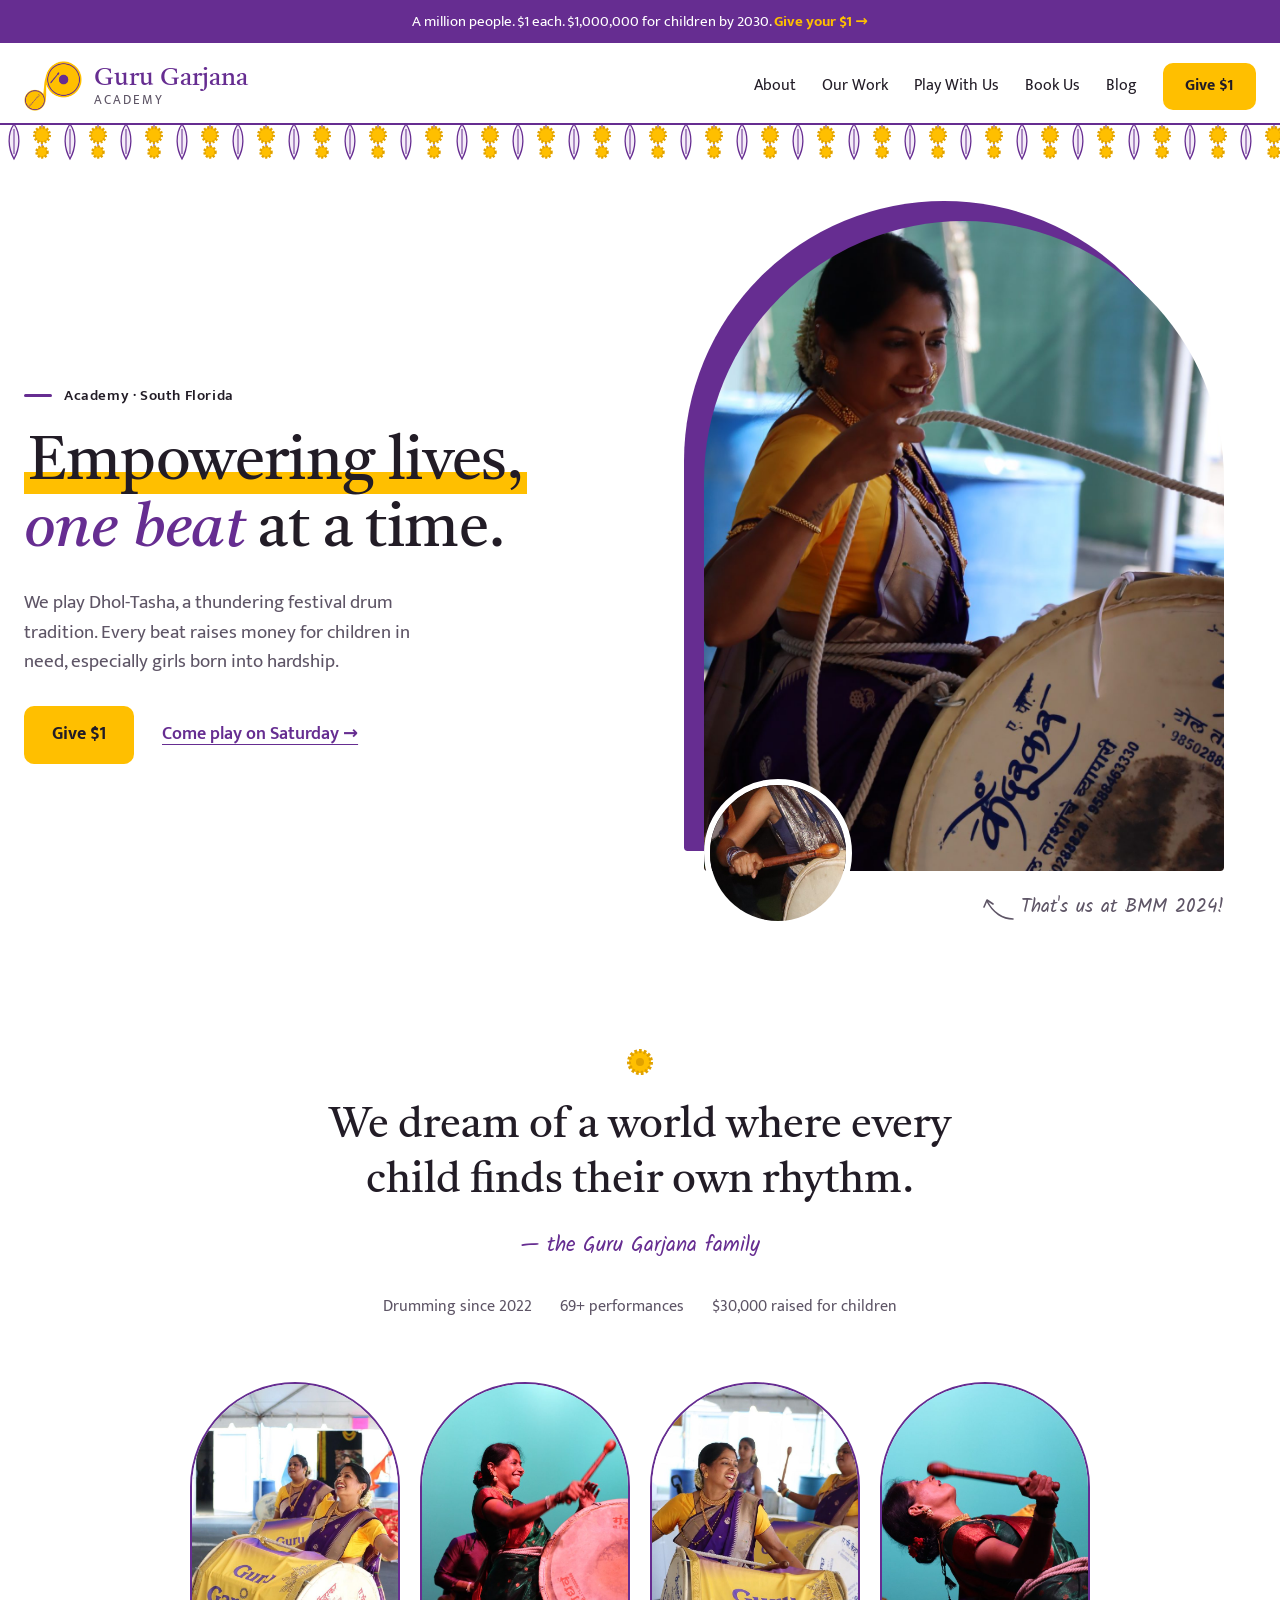
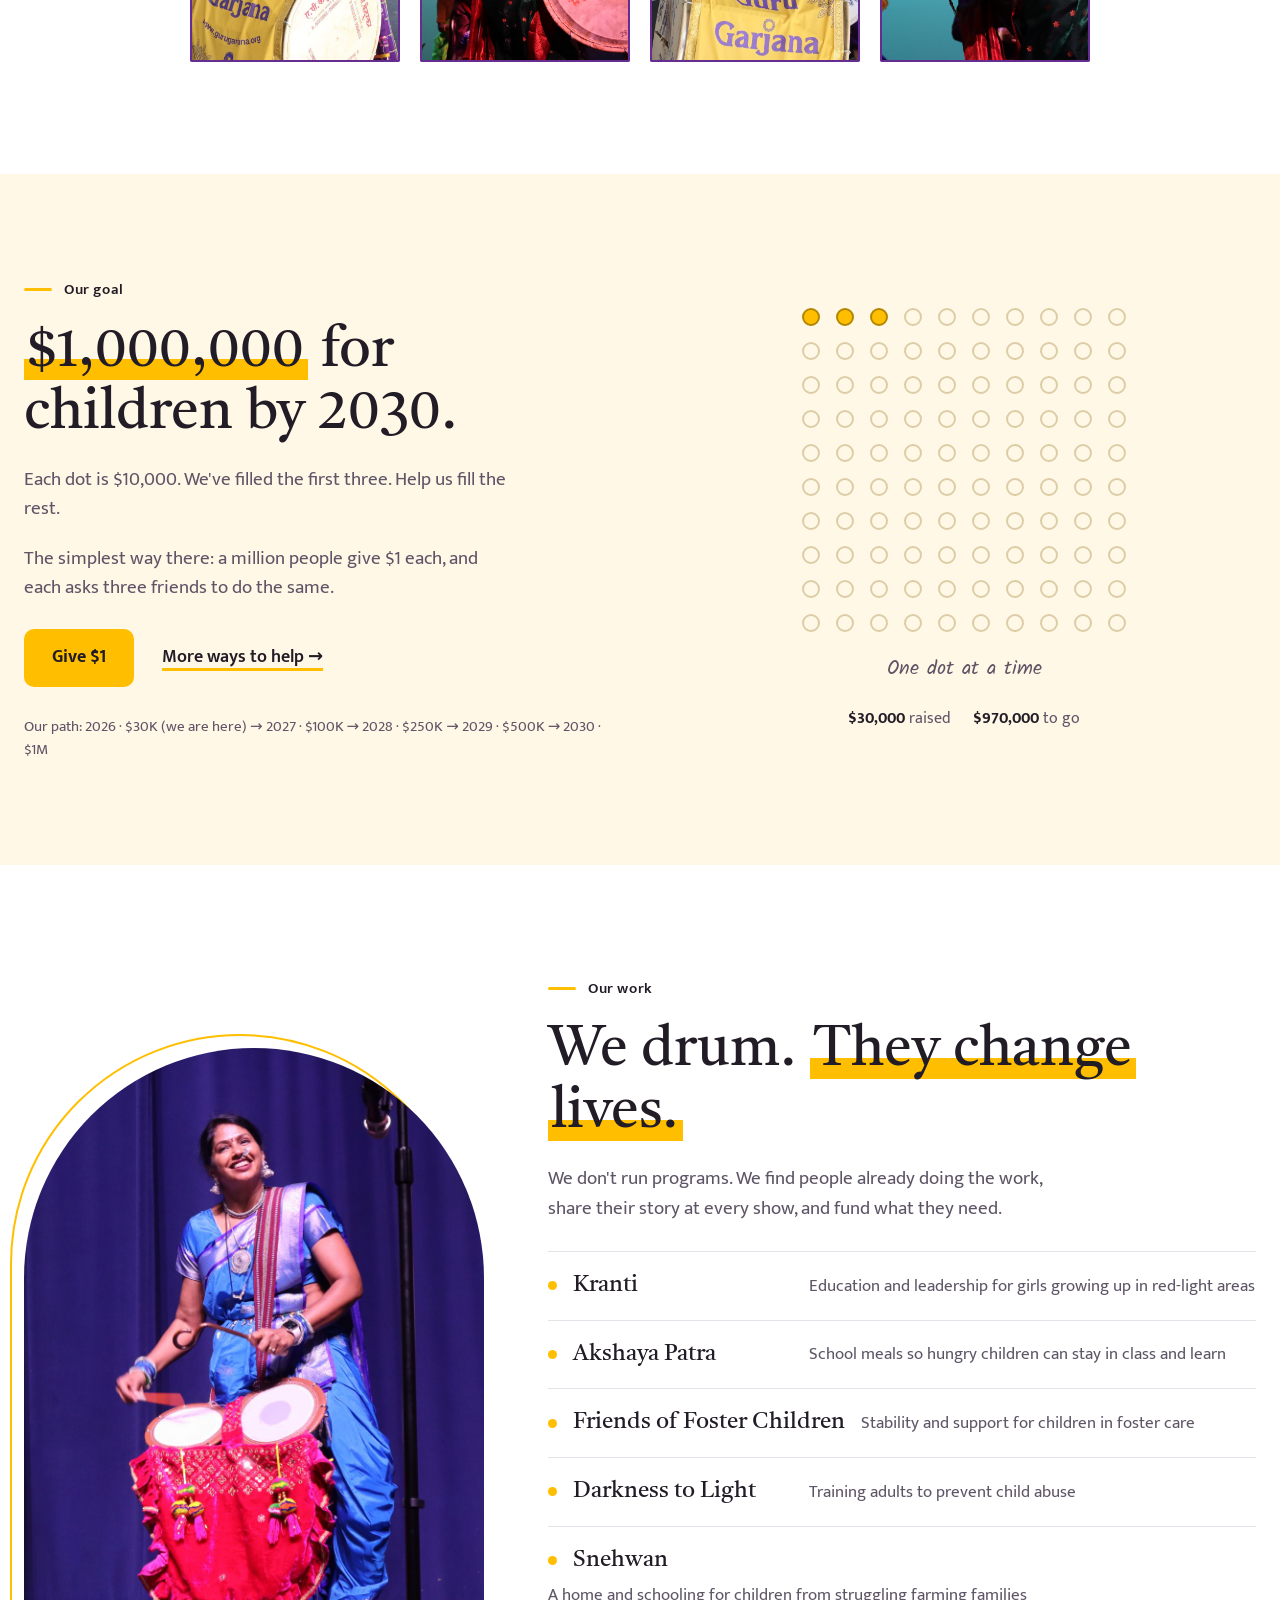
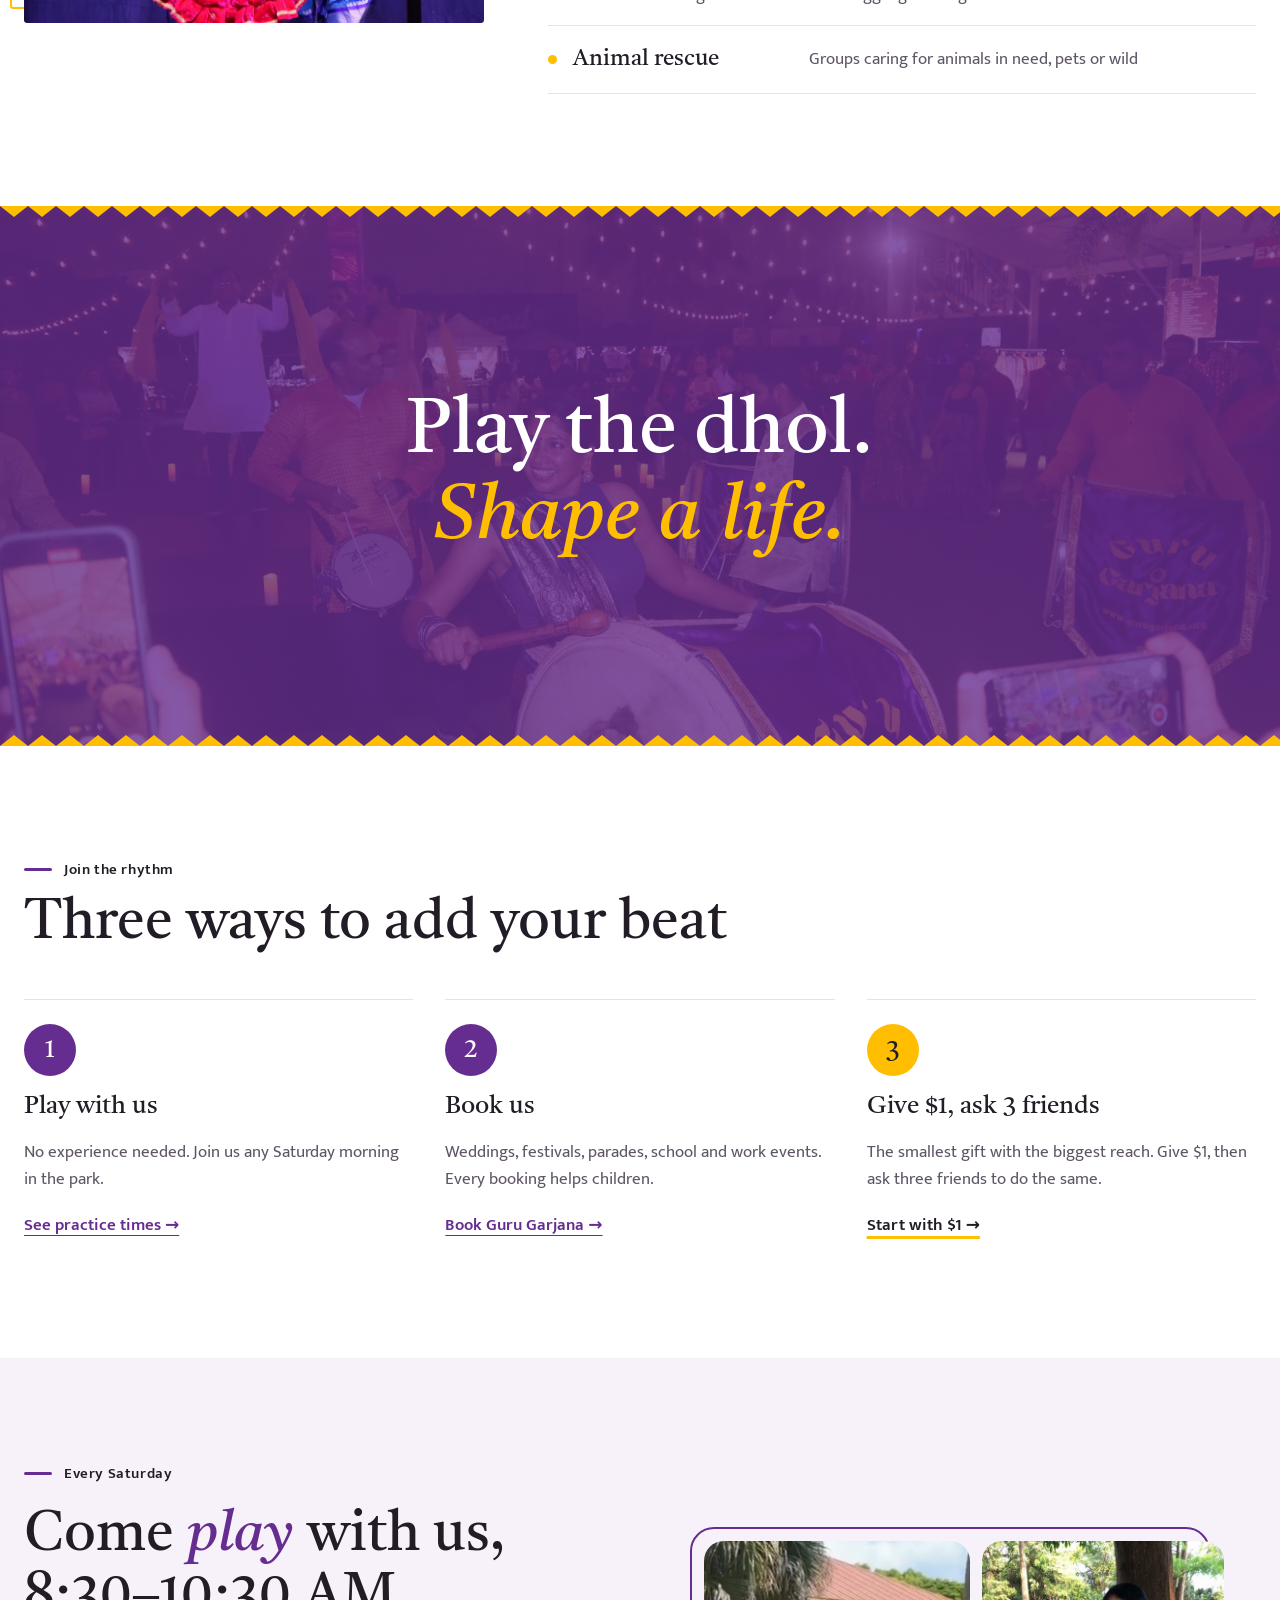
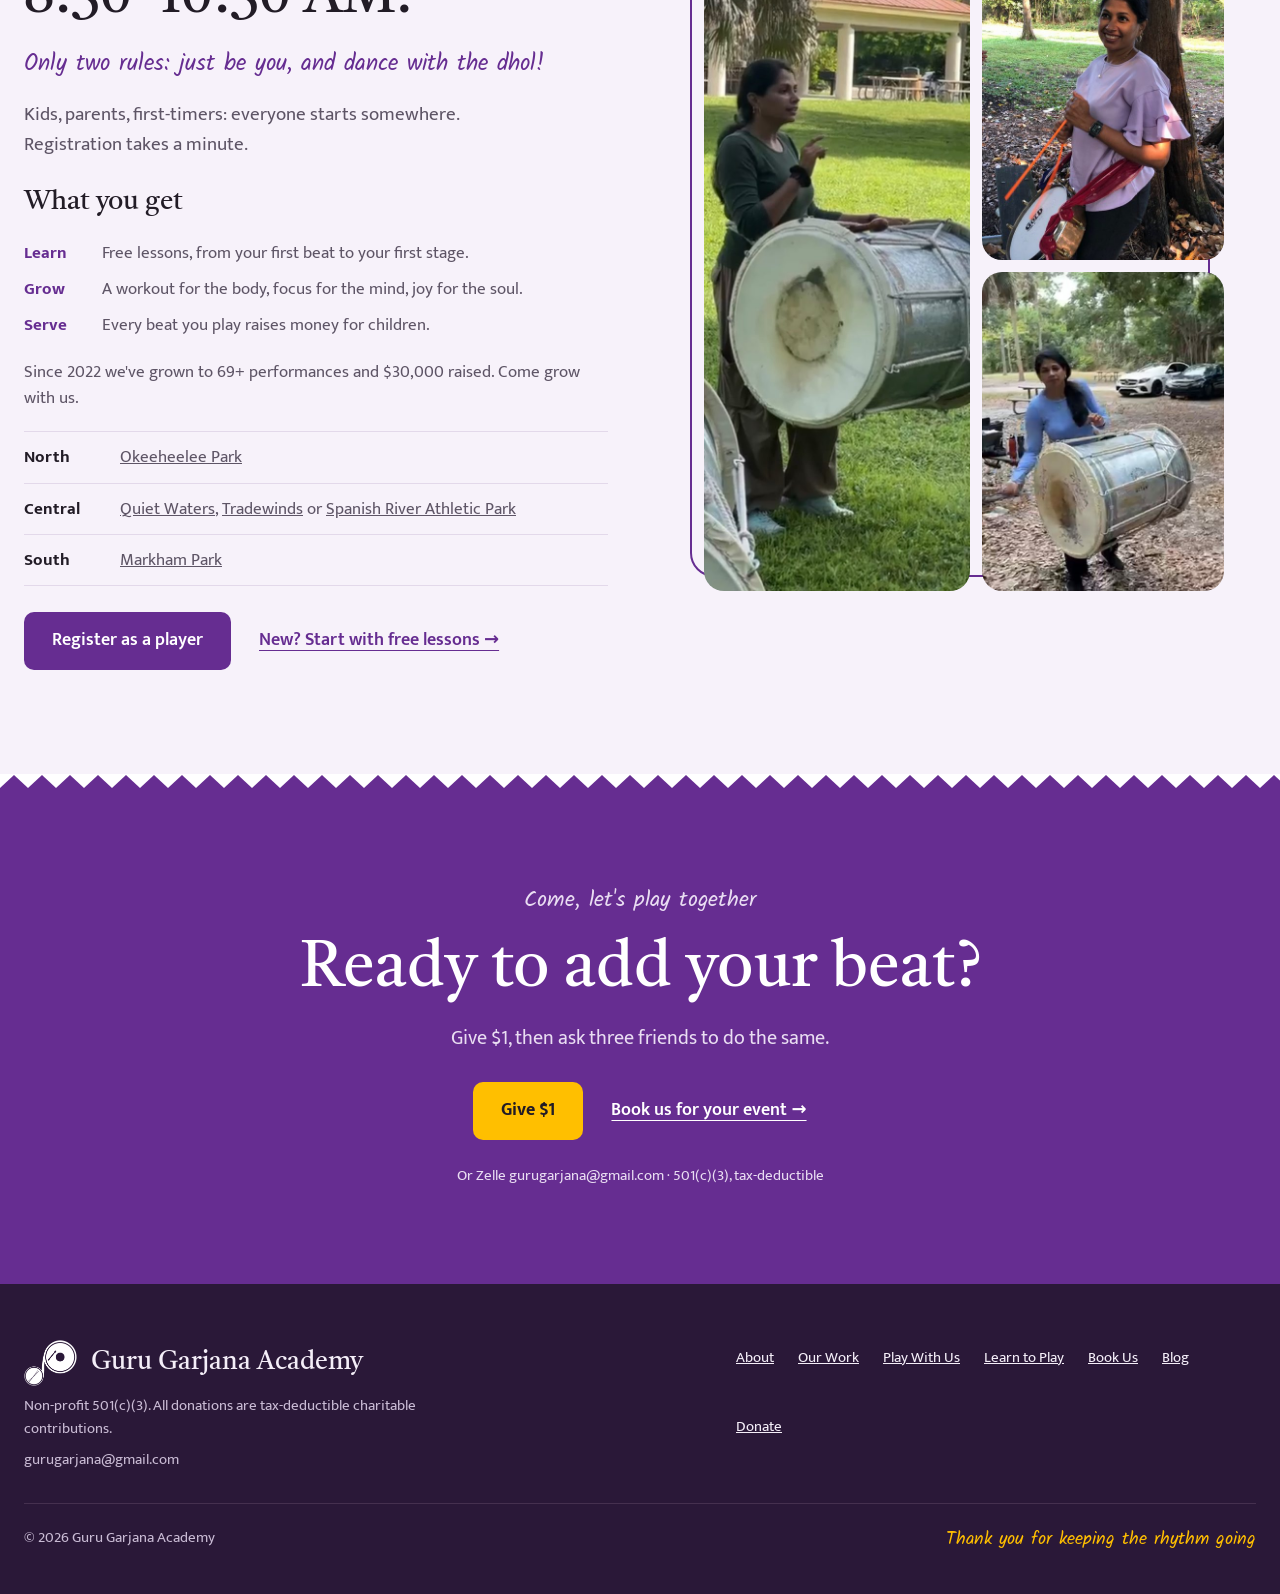
<file: index.html>
<!doctype html>
<html lang="en">
<head>
<meta charset="utf-8">
<meta name="viewport" content="width=device-width, initial-scale=1">
<title>Guru Garjana Academy | Empowering lives, one beat at a time</title>
<meta name="description" content="A South Florida Dhol-Tasha drumming academy raising $1,000,000 for children by 2030. Give $1, ask three friends, or come play with us.">
<meta name="theme-color" content="#662D91">
<link rel="canonical" href="https://gurugarjana.org/">
<meta property="og:type" content="website">
<meta property="og:site_name" content="Guru Garjana Academy">
<meta property="og:title" content="Guru Garjana Academy | Empowering lives, one beat at a time">
<meta property="og:description" content="A South Florida Dhol-Tasha drumming academy raising $1,000,000 for children by 2030. Give $1, ask three friends, or come play with us.">
<meta property="og:url" content="https://gurugarjana.org/">
<meta property="og:image" content="https://gurugarjana.org/assets/img/og-image.jpg">
<meta name="twitter:card" content="summary_large_image">
<link rel="icon" type="image/png" href="/assets/img/favicon-64.png">
<link rel="apple-touch-icon" href="/assets/img/apple-touch-icon.png">
<link rel="preconnect" href="https://fonts.googleapis.com">
<link rel="preconnect" href="https://fonts.gstatic.com" crossorigin>
<link rel="stylesheet" href="https://fonts.googleapis.com/css2?family=Tiro+Devanagari+Marathi:ital@0;1&amp;family=Mukta:wght@400;500;600;700&amp;family=Kalam:wght@400;700&amp;display=swap">
<link rel="stylesheet" href="/assets/css/styles.css">
</head>
<body>
<div style="font-family: 'Mukta', system-ui, sans-serif; color: #221C26; background: #FFFFFF; width: 100%; line-height: 1.55">

<!-- ANNOUNCEMENT (serve) -->
<a href="/1dollar" style="display: block; background: var(--play); color: #FFFFFF; text-decoration: none; text-align: center; font-size: 15px; padding: 10px 24px">A million people. $1 each. $1,000,000 for children by 2030. <strong style="color: var(--serve)">Give your $1 →</strong></a>

<!-- HEADER -->
<header style="background: #FFFFFF">
<nav aria-label="Main" style="max-width: 1240px; margin: 0 auto; padding: 18px 24px 10px; display: flex; flex-wrap: wrap; align-items: center; justify-content: space-between; gap: 16px">
<a href="#top" style="display: flex; align-items: center; gap: 12px; text-decoration: none; color: #221C26">
<img src="/assets/img/logo-colour.png" alt="" style="height: 50px; width: auto; display: block">
<span style="display: flex; flex-direction: column; line-height: 1.1">
<span style="font-family: 'Tiro Devanagari Marathi', Georgia, serif; font-size: 25px; color: var(--play)">Guru Garjana</span>
<span style="font-size: 13px; letter-spacing: .16em; text-transform: uppercase; color: #5E5566">Academy</span>
</span>
</a>
<div style="display: flex; flex-wrap: wrap; align-items: center; gap: 4px 26px; font-size: 16px">
<a href="/about-us" style="color: #221C26; text-decoration: none; padding: 10px 0">About</a>
<a href="/our-work" style="color: #221C26; text-decoration: none; padding: 10px 0">Our Work</a>
<a href="/bootstrapping" style="color: #221C26; text-decoration: none; padding: 10px 0">Play With Us</a>
<a href="/book-us" style="color: #221C26; text-decoration: none; padding: 10px 0">Book Us</a>
<a href="/blog" style="color: #221C26; text-decoration: none; padding: 10px 0">Blog</a>
<a href="/1dollar" style="background: var(--serve); color: #221C26; text-decoration: none; font-weight: 700; padding: 11px 22px; border-radius: 10px">Give $1</a>
</div>
</nav>
</header>

<!-- TORAN -->
<svg width="100%" height="44" aria-hidden="true" style="display: block">
<defs>
<pattern id="toranA" width="56" height="44" patternUnits="userSpaceOnUse">
<path d="M14 3 C 7 13, 8 27, 14 38 C 20 27, 21 13, 14 3 Z" fill="#F4ECF8" stroke="#662D91" stroke-width="1.3"></path>
<path d="M14 8 L14 33" stroke="#662D91" stroke-width="1"></path>
<path d="M42 3 L42 30" stroke="#662D91" stroke-width="1"></path>
<circle cx="42" cy="14" r="7.5" fill="#FFBF00" stroke="#E0A100" stroke-width="3" stroke-dasharray="2 1.6"></circle>
<circle cx="42" cy="31" r="5.5" fill="#FFBF00" stroke="#E0A100" stroke-width="2.5" stroke-dasharray="2 1.6"></circle>
</pattern>
</defs>
<rect x="0" y="0" width="100%" height="44" fill="url(#toranA)"></rect>
<line x1="0" y1="3" x2="100%" y2="3" stroke="#662D91" stroke-width="2"></line>
</svg>

<!-- HERO -->
<section id="top" style="max-width: 1240px; margin: 0 auto; padding: 56px 24px 104px; display: grid; grid-template-columns: repeat(auto-fit, minmax(min(100%, 440px), 1fr)); gap: 64px; align-items: center">
<div style="display: flex; flex-direction: column; gap: 24px">
<div style="display: flex; align-items: center; gap: 12px; font-size: 15px; font-weight: 600; letter-spacing: .04em"><span aria-hidden="true" style="width: 28px; height: 3px; border-radius: 2px; background: var(--play)"></span>Academy · South Florida</div>
<h1 style="margin: 0; font-family: 'Tiro Devanagari Marathi', Georgia, serif; font-weight: 400; font-size: clamp(36px, 4.8vw, 68px); line-height: 1.08; letter-spacing: -.01em"><span style="display: block"><span style="background: linear-gradient(transparent 64%, var(--serve) 64%); -webkit-box-decoration-break: clone; box-decoration-break: clone; padding: 0 .06em">Empowering lives,</span></span><span style="display: block"><em style="color: var(--play)">one beat</em> at a time.</span></h1>
<p style="margin: 0; font-size: 19px; color: #5E5566; max-width: 38ch">We play Dhol-Tasha, a thundering festival drum tradition. Every beat raises money for children in need, especially girls born into hardship.</p>
<div style="display: flex; flex-wrap: wrap; align-items: center; gap: 14px 28px; padding-top: 6px">
<a href="/1dollar" style="background: var(--serve); color: #221C26; text-decoration: none; font-weight: 700; font-size: 18px; padding: 15px 28px; border-radius: 10px">Give $1</a>
<a href="#join" style="color: var(--play); font-weight: 600; font-size: 18px; text-underline-offset: 5px; padding: 12px 0">Come play on Saturday →</a>
</div>
</div>
<div style="position: relative; width: 100%; max-width: 520px; justify-self: center; padding-bottom: 56px">
<div aria-hidden="true" style="position: absolute; top: -20px; left: -20px; width: 100%; aspect-ratio: 4 / 5; background: var(--play); border-radius: 999px 999px 14px 14px"></div>
<img src="/assets/img/hero.jpg" fetchpriority="high" alt="A Guru Garjana member in a purple silk saree and traditional gold jewellery, smiling as she ties the rope on her dhol" style="position: relative; display: block; width: 100%; aspect-ratio: 4 / 5; object-fit: cover; object-position: 50% 10%; border-radius: 999px 999px 14px 14px">
<img src="/assets/img/hero-closeup.jpg" alt="Close-up of a player's hand, wrapped in bangles, gripping the stick against the dhol during a performance" style="position: absolute; left: 0; bottom: 0; width: 148px; height: 148px; box-sizing: border-box; border-radius: 50%; border: 6px solid #FFFFFF; object-fit: cover; display: block">
<div style="position: absolute; right: 0; bottom: 4px; width: 58%; display: flex; justify-content: flex-end; align-items: flex-start; gap: 6px; font-family: 'Kalam', cursive; font-size: 19px; line-height: 1.3; color: #5E5566; text-align: right">
<svg width="34" height="28" viewBox="0 0 34 28" aria-hidden="true" style="flex-shrink: 0"><path d="M32 24 C 22 24, 12 18, 6 6" fill="none" stroke="#5E5566" stroke-width="1.6" stroke-linecap="round"></path><path d="M3 12 L6 5 L12 9" fill="none" stroke="#5E5566" stroke-width="1.6" stroke-linecap="round" stroke-linejoin="round"></path></svg>
<span>That's us at BMM 2024!</span>
</div>
</div>
</section>

<!-- ABOUT / VISION -->
<section id="about" style="max-width: 900px; margin: 0 auto; padding: 16px 24px 112px; display: flex; flex-direction: column; align-items: center; gap: 22px; text-align: center">
<svg width="30" height="30" viewBox="0 0 30 30" aria-hidden="true"><circle cx="15" cy="15" r="11" fill="#FFBF00" stroke="#E0A100" stroke-width="4" stroke-dasharray="2.6 2"></circle><circle cx="15" cy="15" r="4" fill="#E0A100"></circle></svg>
<p style="margin: 0; font-family: 'Tiro Devanagari Marathi', Georgia, serif; font-size: clamp(28px, 3.4vw, 42px); line-height: 1.3; text-wrap: balance">We dream of a world where every child finds their own rhythm.</p>
<div style="font-family: 'Kalam', cursive; font-size: 21px; color: var(--play)">— the Guru Garjana family</div>
<div style="display: flex; flex-wrap: wrap; justify-content: center; gap: 6px 28px; font-size: 16px; color: #5E5566; padding-top: 10px">
<span>Drumming since 2022</span>
<span>69+ performances</span>
<span>$30,000 raised for children</span>
</div>
<div style="width: 100%; display: grid; grid-template-columns: repeat(auto-fit, minmax(min(100%, 140px), 1fr)); gap: 20px; padding-top: 40px">
<img src="/assets/img/moment-1.jpg" loading="lazy" alt="Two Guru Garjana players in purple and gold sarees drumming on dhols draped with yellow Guru Garjana banners" style="display: block; width: 100%; aspect-ratio: 3 / 4; object-fit: cover; box-sizing: border-box; border: 2px solid var(--play); border-radius: 999px 999px 14px 14px">
<img src="/assets/img/moment-2.jpg" loading="lazy" alt="A Guru Garjana player in a green and red silk saree, smiling as she raises her stick to play the dhol on stage" style="display: block; width: 100%; aspect-ratio: 3 / 4; object-fit: cover; box-sizing: border-box; border: 2px solid var(--play); border-radius: 999px 999px 14px 14px">
<img src="/assets/img/moment-3.jpg" loading="lazy" alt="A Guru Garjana player laughing as she plays a dhol draped with a yellow Guru Garjana banner" style="display: block; width: 100%; aspect-ratio: 3 / 4; object-fit: cover; box-sizing: border-box; border: 2px solid var(--play); border-radius: 999px 999px 14px 14px">
<img src="/assets/img/moment-4.jpg" loading="lazy" alt="A Guru Garjana player looking skyward with her dhol stick raised, mid-performance" style="display: block; width: 100%; aspect-ratio: 3 / 4; object-fit: cover; box-sizing: border-box; border: 2px solid var(--play); border-radius: 999px 999px 14px 14px">
</div>
</section>

<!-- GOAL (serve) -->
<section id="goal" style="background: #FFF8E6">
<div style="max-width: 1240px; margin: 0 auto; padding: 104px 24px; display: grid; grid-template-columns: repeat(auto-fit, minmax(min(100%, 440px), 1fr)); gap: 64px; align-items: center">
<div style="display: flex; flex-direction: column; gap: 20px">
<div style="display: flex; align-items: center; gap: 12px; font-size: 15px; font-weight: 600; letter-spacing: .04em"><span aria-hidden="true" style="width: 28px; height: 3px; border-radius: 2px; background: var(--serve)"></span>Our goal</div>
<h2 style="margin: 0; font-family: 'Tiro Devanagari Marathi', Georgia, serif; font-weight: 400; font-size: clamp(38px, 4.4vw, 60px); line-height: 1.1"><span style="background: linear-gradient(transparent 64%, var(--serve) 64%); -webkit-box-decoration-break: clone; box-decoration-break: clone; padding: 0 .06em">$1,000,000</span> for children by 2030.</h2>
<p style="margin: 0; font-size: 19px; color: #5E5566; max-width: 44ch">Each dot is $10,000. We've filled the first three. Help us fill the rest.</p>
<p style="margin: 0; font-size: 19px; color: #5E5566; max-width: 44ch">The simplest way there: a million people give $1 each, and each asks three friends to do the same.</p>
<div style="display: flex; flex-wrap: wrap; align-items: center; gap: 14px 28px; padding-top: 6px">
<a href="/1dollar" style="background: var(--serve); color: #221C26; text-decoration: none; font-weight: 700; font-size: 18px; padding: 15px 28px; border-radius: 10px">Give $1</a>
<a href="#ways" style="color: #221C26; font-weight: 600; font-size: 18px; text-decoration-color: var(--serve); text-decoration-thickness: 3px; text-underline-offset: 6px; padding: 12px 0">More ways to help →</a>
</div>
<div style="font-size: 15px; color: #5E5566; padding-top: 8px">Our path: 2026 · $30K (we are here) → 2027 · $100K → 2028 · $250K → 2029 · $500K → 2030 · $1M</div>
</div>
<div style="display: flex; flex-direction: column; align-items: center; gap: 22px">
<div role="img" aria-label="Goal shown as 100 dots, 3 filled: $30,000 of $1,000,000 raised" style="display: grid; grid-template-columns: repeat(10, 18px); gap: 16px">
<span class="dot dot--filled"></span>
<span class="dot dot--filled"></span>
<span class="dot dot--filled"></span>
<span class="dot"></span>
<span class="dot"></span>
<span class="dot"></span>
<span class="dot"></span>
<span class="dot"></span>
<span class="dot"></span>
<span class="dot"></span>
<span class="dot"></span>
<span class="dot"></span>
<span class="dot"></span>
<span class="dot"></span>
<span class="dot"></span>
<span class="dot"></span>
<span class="dot"></span>
<span class="dot"></span>
<span class="dot"></span>
<span class="dot"></span>
<span class="dot"></span>
<span class="dot"></span>
<span class="dot"></span>
<span class="dot"></span>
<span class="dot"></span>
<span class="dot"></span>
<span class="dot"></span>
<span class="dot"></span>
<span class="dot"></span>
<span class="dot"></span>
<span class="dot"></span>
<span class="dot"></span>
<span class="dot"></span>
<span class="dot"></span>
<span class="dot"></span>
<span class="dot"></span>
<span class="dot"></span>
<span class="dot"></span>
<span class="dot"></span>
<span class="dot"></span>
<span class="dot"></span>
<span class="dot"></span>
<span class="dot"></span>
<span class="dot"></span>
<span class="dot"></span>
<span class="dot"></span>
<span class="dot"></span>
<span class="dot"></span>
<span class="dot"></span>
<span class="dot"></span>
<span class="dot"></span>
<span class="dot"></span>
<span class="dot"></span>
<span class="dot"></span>
<span class="dot"></span>
<span class="dot"></span>
<span class="dot"></span>
<span class="dot"></span>
<span class="dot"></span>
<span class="dot"></span>
<span class="dot"></span>
<span class="dot"></span>
<span class="dot"></span>
<span class="dot"></span>
<span class="dot"></span>
<span class="dot"></span>
<span class="dot"></span>
<span class="dot"></span>
<span class="dot"></span>
<span class="dot"></span>
<span class="dot"></span>
<span class="dot"></span>
<span class="dot"></span>
<span class="dot"></span>
<span class="dot"></span>
<span class="dot"></span>
<span class="dot"></span>
<span class="dot"></span>
<span class="dot"></span>
<span class="dot"></span>
<span class="dot"></span>
<span class="dot"></span>
<span class="dot"></span>
<span class="dot"></span>
<span class="dot"></span>
<span class="dot"></span>
<span class="dot"></span>
<span class="dot"></span>
<span class="dot"></span>
<span class="dot"></span>
<span class="dot"></span>
<span class="dot"></span>
<span class="dot"></span>
<span class="dot"></span>
<span class="dot"></span>
<span class="dot"></span>
<span class="dot"></span>
<span class="dot"></span>
<span class="dot"></span>
<span class="dot"></span>
</div>
<div style="font-family: 'Kalam', cursive; font-size: 20px; color: #5E5566">One dot at a time</div>
<div style="display: flex; flex-wrap: wrap; justify-content: center; gap: 4px 22px; font-size: 16px; color: #5E5566"><span><strong style="color: #221C26">$30,000</strong> raised</span><span><strong style="color: #221C26">$970,000</strong> to go</span></div>
</div>
</div>
</section>

<!-- OUR WORK (serve) -->
<section id="work" style="max-width: 1240px; margin: 0 auto; padding: 112px 24px; display: flex; flex-wrap: wrap; gap: 64px; align-items: center">
<div style="position: relative; flex: 1 1 360px; max-width: 460px">
<div aria-hidden="true" style="position: absolute; top: -14px; left: -14px; width: 100%; aspect-ratio: 4 / 5; border: 2px solid var(--serve); border-radius: 999px 999px 14px 14px; box-sizing: border-box"></div>
<img src="/assets/img/our-work.jpg" loading="lazy" alt="A Guru Garjana player in a blue silk saree, smiling as she plays a pair of traditional drums on stage" style="position: relative; display: block; width: 100%; aspect-ratio: 4 / 5; object-fit: cover; object-position: 50% 0%; border-radius: 999px 999px 14px 14px">
</div>
<div style="flex: 1.4 1 480px; min-width: 0; display: flex; flex-direction: column; gap: 20px">
<div style="display: flex; align-items: center; gap: 12px; font-size: 15px; font-weight: 600; letter-spacing: .04em"><span aria-hidden="true" style="width: 28px; height: 3px; border-radius: 2px; background: var(--serve)"></span>Our work</div>
<h2 style="margin: 0; font-family: 'Tiro Devanagari Marathi', Georgia, serif; font-weight: 400; font-size: clamp(38px, 4.4vw, 60px); line-height: 1.1">We drum. <span style="background: linear-gradient(transparent 64%, var(--serve) 64%); -webkit-box-decoration-break: clone; box-decoration-break: clone; padding: 0 .06em">They change lives.</span></h2>
<p style="margin: 0; font-size: 19px; color: #5E5566; max-width: 48ch">We don't run programs. We find people already doing the work, share their story at every show, and fund what they need.</p>
<div style="display: flex; flex-direction: column; padding-top: 8px">
<div style="border-top: 1px solid #E7E1EA; padding: 16px 0; display: flex; flex-wrap: wrap; align-items: center; gap: 4px 16px"><span aria-hidden="true" style="width: 9px; height: 9px; border-radius: 50%; background: var(--serve); flex-shrink: 0"></span><span style="font-family: 'Tiro Devanagari Marathi', Georgia, serif; font-size: 23px; min-width: 220px">Kranti</span><span style="font-size: 17px; color: #5E5566">Education and leadership for girls growing up in red-light areas</span></div>
<div style="border-top: 1px solid #E7E1EA; padding: 16px 0; display: flex; flex-wrap: wrap; align-items: center; gap: 4px 16px"><span aria-hidden="true" style="width: 9px; height: 9px; border-radius: 50%; background: var(--serve); flex-shrink: 0"></span><span style="font-family: 'Tiro Devanagari Marathi', Georgia, serif; font-size: 23px; min-width: 220px">Akshaya Patra</span><span style="font-size: 17px; color: #5E5566">School meals so hungry children can stay in class and learn</span></div>
<div style="border-top: 1px solid #E7E1EA; padding: 16px 0; display: flex; flex-wrap: wrap; align-items: center; gap: 4px 16px"><span aria-hidden="true" style="width: 9px; height: 9px; border-radius: 50%; background: var(--serve); flex-shrink: 0"></span><span style="font-family: 'Tiro Devanagari Marathi', Georgia, serif; font-size: 23px; min-width: 220px">Friends of Foster Children</span><span style="font-size: 17px; color: #5E5566">Stability and support for children in foster care</span></div>
<div style="border-top: 1px solid #E7E1EA; padding: 16px 0; display: flex; flex-wrap: wrap; align-items: center; gap: 4px 16px"><span aria-hidden="true" style="width: 9px; height: 9px; border-radius: 50%; background: var(--serve); flex-shrink: 0"></span><span style="font-family: 'Tiro Devanagari Marathi', Georgia, serif; font-size: 23px; min-width: 220px">Darkness to Light</span><span style="font-size: 17px; color: #5E5566">Training adults to prevent child abuse</span></div>
<div style="border-top: 1px solid #E7E1EA; padding: 16px 0; display: flex; flex-wrap: wrap; align-items: center; gap: 4px 16px"><span aria-hidden="true" style="width: 9px; height: 9px; border-radius: 50%; background: var(--serve); flex-shrink: 0"></span><span style="font-family: 'Tiro Devanagari Marathi', Georgia, serif; font-size: 23px; min-width: 220px">Snehwan</span><span style="font-size: 17px; color: #5E5566">A home and schooling for children from struggling farming families</span></div>
<div style="border-top: 1px solid #E7E1EA; border-bottom: 1px solid #E7E1EA; padding: 16px 0; display: flex; flex-wrap: wrap; align-items: center; gap: 4px 16px"><span aria-hidden="true" style="width: 9px; height: 9px; border-radius: 50%; background: var(--serve); flex-shrink: 0"></span><span style="font-family: 'Tiro Devanagari Marathi', Georgia, serif; font-size: 23px; min-width: 220px">Animal rescue</span><span style="font-size: 17px; color: #5E5566">Groups caring for animals in need, pets or wild</span></div>
</div>
</div>
</section>

<!-- PHOTO BAND -->
<section class="ph" aria-label="Play the dhol. Shape a life." style="background-color: var(--play); background-image: linear-gradient(rgba(102, 45, 145, .8), rgba(102, 45, 145, .8)), url(/assets/img/band.jpg); background-size: cover; background-position: 42% 40%; min-height: 540px; justify-content: center; align-items: center; text-align: center; padding: 64px 24px">
<svg width="100%" height="12" aria-hidden="true" style="position: absolute; left: 0; top: 0; display: block">
<defs><pattern id="zariTop" width="28" height="12" patternUnits="userSpaceOnUse"><path d="M0 0 L14 11 L28 0 Z" fill="#FFBF00"></path></pattern></defs>
<rect x="0" y="0" width="100%" height="12" fill="url(#zariTop)"></rect>
</svg>
<svg width="100%" height="12" aria-hidden="true" style="position: absolute; left: 0; bottom: 0; display: block">
<defs><pattern id="zariBottom" width="28" height="12" patternUnits="userSpaceOnUse"><path d="M0 12 L14 1 L28 12 Z" fill="#FFBF00"></path></pattern></defs>
<rect x="0" y="0" width="100%" height="12" fill="url(#zariBottom)"></rect>
</svg>
<div style="font-family: 'Tiro Devanagari Marathi', Georgia, serif; font-size: clamp(42px, 6vw, 84px); line-height: 1.12; color: #FFFFFF">Play the dhol.<br><em style="color: var(--serve)">Shape a life.</em></div>
</section>

<!-- WAYS TO JOIN -->
<section id="ways" style="max-width: 1240px; margin: 0 auto; padding: 112px 24px; display: flex; flex-direction: column; gap: 44px">
<div style="display: flex; flex-direction: column; gap: 12px; max-width: 720px">
<div style="display: flex; align-items: center; gap: 12px; font-size: 15px; font-weight: 600; letter-spacing: .04em"><span aria-hidden="true" style="width: 28px; height: 3px; border-radius: 2px; background: var(--play)"></span>Join the rhythm</div>
<h2 style="margin: 0; font-family: 'Tiro Devanagari Marathi', Georgia, serif; font-weight: 400; font-size: clamp(38px, 4.4vw, 60px); line-height: 1.1">Three ways to add your beat</h2>
</div>
<div style="display: grid; grid-template-columns: repeat(auto-fit, minmax(min(100%, 250px), 1fr)); gap: 40px 32px">
<div style="border-top: 1px solid #E7E1EA; padding-top: 24px; display: flex; flex-direction: column; gap: 12px">
<div aria-hidden="true" style="width: 52px; height: 52px; border-radius: 50%; background: var(--play); color: #FFFFFF; display: flex; align-items: center; justify-content: center; font-family: 'Tiro Devanagari Marathi', Georgia, serif; font-size: 26px">1</div>
<h3 style="margin: 0; font-family: 'Tiro Devanagari Marathi', Georgia, serif; font-weight: 400; font-size: 25px">Play with us</h3>
<p style="margin: 0; font-size: 17px; color: #5E5566">No experience needed. Join us any Saturday morning in the park.</p>
<a href="#join" style="color: var(--play); font-weight: 600; font-size: 17px; text-underline-offset: 5px; padding: 8px 0">See practice times →</a>
</div>
<div style="border-top: 1px solid #E7E1EA; padding-top: 24px; display: flex; flex-direction: column; gap: 12px">
<div aria-hidden="true" style="width: 52px; height: 52px; border-radius: 50%; background: var(--play); color: #FFFFFF; display: flex; align-items: center; justify-content: center; font-family: 'Tiro Devanagari Marathi', Georgia, serif; font-size: 26px">2</div>
<h3 style="margin: 0; font-family: 'Tiro Devanagari Marathi', Georgia, serif; font-weight: 400; font-size: 25px">Book us</h3>
<p style="margin: 0; font-size: 17px; color: #5E5566">Weddings, festivals, parades, school and work events. Every booking helps children.</p>
<a href="/book-us" style="color: var(--play); font-weight: 600; font-size: 17px; text-underline-offset: 5px; padding: 8px 0">Book Guru Garjana →</a>
</div>
<div style="border-top: 1px solid #E7E1EA; padding-top: 24px; display: flex; flex-direction: column; gap: 12px">
<div aria-hidden="true" style="width: 52px; height: 52px; border-radius: 50%; background: var(--serve); color: #221C26; display: flex; align-items: center; justify-content: center; font-family: 'Tiro Devanagari Marathi', Georgia, serif; font-size: 26px">3</div>
<h3 style="margin: 0; font-family: 'Tiro Devanagari Marathi', Georgia, serif; font-weight: 400; font-size: 25px">Give $1, ask 3 friends</h3>
<p style="margin: 0; font-size: 17px; color: #5E5566">The smallest gift with the biggest reach. Give $1, then ask three friends to do the same.</p>
<a href="/1dollar" style="color: #221C26; font-weight: 600; font-size: 17px; text-decoration-color: var(--serve); text-decoration-thickness: 3px; text-underline-offset: 6px; padding: 8px 0">Start with $1 →</a>
</div>
</div>
</section>

<!-- PLAY WITH US (play) -->
<section id="join" style="background: #F7F2FA">
<div style="max-width: 1240px; margin: 0 auto; padding: 104px 24px; display: grid; grid-template-columns: repeat(auto-fit, minmax(min(100%, 440px), 1fr)); gap: 64px; align-items: center">
<div style="display: flex; flex-direction: column; gap: 20px">
<div style="display: flex; align-items: center; gap: 12px; font-size: 15px; font-weight: 600; letter-spacing: .04em"><span aria-hidden="true" style="width: 28px; height: 3px; border-radius: 2px; background: var(--play)"></span>Every Saturday</div>
<h2 style="margin: 0; font-family: 'Tiro Devanagari Marathi', Georgia, serif; font-weight: 400; font-size: clamp(38px, 4.4vw, 60px); line-height: 1.1">Come <em style="color: var(--play)">play</em> with us, 8:30–10:30 AM.</h2>
<div style="font-family: 'Kalam', cursive; font-size: 23px; line-height: 1.35; color: var(--play)">Only two rules: just be you, and dance with the dhol!</div>
<p style="margin: 0; font-size: 19px; color: #5E5566; max-width: 44ch">Kids, parents, first-timers: everyone starts somewhere. Registration takes a minute.</p>
<h3 style="margin: 8px 0 0; font-family: 'Tiro Devanagari Marathi', Georgia, serif; font-weight: 400; font-size: 27px; line-height: 1.2">What you get</h3>
<div style="display: flex; flex-direction: column; gap: 10px; font-size: 17px">
<div style="display: flex; gap: 14px; align-items: baseline"><strong style="min-width: 64px; color: var(--play)">Learn</strong><span style="color: #5E5566">Free lessons, from your first beat to your first stage.</span></div>
<div style="display: flex; gap: 14px; align-items: baseline"><strong style="min-width: 64px; color: var(--play)">Grow</strong><span style="color: #5E5566">A workout for the body, focus for the mind, joy for the soul.</span></div>
<div style="display: flex; gap: 14px; align-items: baseline"><strong style="min-width: 64px; color: var(--play)">Serve</strong><span style="color: #5E5566">Every beat you play raises money for children.</span></div>
</div>
<p style="margin: 0; font-size: 17px; color: #5E5566">Since 2022 we've grown to 69+ performances and $30,000 raised. Come grow with us.</p>
<div style="display: flex; flex-direction: column; font-size: 17px">
<div style="border-top: 1px solid #E3D9EA; padding: 12px 0; display: flex; flex-wrap: wrap; gap: 2px 16px"><strong style="min-width: 80px">North</strong><span><a href="https://www.google.com/maps/search/?api=1&amp;query=Okeeheelee%20Park%2C%20Florida" style="color: #5E5566">Okeeheelee Park</a></span></div>
<div style="border-top: 1px solid #E3D9EA; padding: 12px 0; display: flex; flex-wrap: wrap; gap: 2px 16px"><strong style="min-width: 80px">Central</strong><span style="color: #5E5566"><a href="https://www.google.com/maps/search/?api=1&amp;query=Quiet%20Waters%20Park%2C%20Florida" style="color: #5E5566">Quiet Waters</a>, <a href="https://www.google.com/maps/search/?api=1&amp;query=Tradewinds%20Park%2C%20Florida" style="color: #5E5566">Tradewinds</a> or <a href="https://www.google.com/maps/search/?api=1&amp;query=Spanish%20River%20Athletic%20Park%2C%20Florida" style="color: #5E5566">Spanish River Athletic Park</a></span></div>
<div style="border-top: 1px solid #E3D9EA; border-bottom: 1px solid #E3D9EA; padding: 12px 0; display: flex; flex-wrap: wrap; gap: 2px 16px"><strong style="min-width: 80px">South</strong><span><a href="https://www.google.com/maps/search/?api=1&amp;query=Markham%20Park%2C%20Florida" style="color: #5E5566">Markham Park</a></span></div>
</div>
<div style="display: flex; flex-wrap: wrap; align-items: center; gap: 14px 28px; padding-top: 6px">
<a href="mailto:gurugarjana@gmail.com?subject=Register%20me%20for%20Saturday%20practice" style="background: var(--play); color: #FFFFFF; text-decoration: none; font-weight: 600; font-size: 18px; padding: 15px 28px; border-radius: 10px">Register as a player</a>
<a href="/bootstrapping" style="color: var(--play); font-weight: 600; font-size: 18px; text-underline-offset: 5px; padding: 12px 0">New? Start with free lessons →</a>
</div>
</div>
<div style="position: relative; width: 100%; max-width: 520px; justify-self: center">
<div aria-hidden="true" style="position: absolute; top: -14px; left: -14px; width: 100%; aspect-ratio: 4 / 5; border: 2px solid var(--play); border-radius: 24px; box-sizing: border-box"></div>
<div style="position: relative; display: grid; grid-template-columns: 1.1fr 1fr; grid-template-rows: 1fr 1fr; gap: 12px; width: 100%; aspect-ratio: 4 / 5">
<img src="/assets/img/practice-1.jpg" loading="lazy" alt="A player showing a rhythm on the dhol at Saturday practice in the park" style="grid-row: 1 / span 2; display: block; width: 100%; height: 100%; min-height: 0; object-fit: cover; border-radius: 20px">
<img src="/assets/img/practice-2.jpg" loading="lazy" alt="A smiling player holding a tasha drum and sticks at Saturday practice" style="display: block; width: 100%; height: 100%; min-height: 0; object-fit: cover; border-radius: 20px">
<img src="/assets/img/practice-3.jpg" loading="lazy" alt="A player drumming on the dhol at Saturday practice in the park" style="display: block; width: 100%; height: 100%; min-height: 0; object-fit: cover; border-radius: 20px">
</div>
</div>
</div>
</section>

<!-- VOICES (play) -->
<section id="voices" hidden style="max-width: 1240px; margin: 0 auto; padding: 112px 24px; display: flex; flex-direction: column; gap: 48px">
<div style="display: flex; flex-direction: column; gap: 12px; max-width: 720px">
<div style="display: flex; align-items: center; gap: 12px; font-size: 15px; font-weight: 600; letter-spacing: .04em"><span aria-hidden="true" style="width: 28px; height: 3px; border-radius: 2px; background: var(--play)"></span>Voices</div>
<h2 style="margin: 0; font-family: 'Tiro Devanagari Marathi', Georgia, serif; font-weight: 400; font-size: clamp(38px, 4.4vw, 60px); line-height: 1.1">Why we drum, in our own words</h2>
</div>
<div style="display: grid; grid-template-columns: repeat(auto-fit, minmax(min(100%, 300px), 1fr)); gap: 48px 40px">
<figure style="margin: 0; display: flex; flex-direction: column; gap: 18px">
<div class="ph" style="width: 88px; height: 88px; border-radius: 50%; border: 2px solid var(--play); justify-content: center; align-items: center"><svg width="34" height="34" viewBox="0 0 24 24" fill="none" stroke="#8C8294" stroke-width="1.5" stroke-linecap="round" aria-hidden="true"><circle cx="12" cy="8" r="4"></circle><path d="M4 21c1.5-4 4.5-6 8-6s6.5 2 8 6"></path></svg></div>
<blockquote style="margin: 0; font-family: 'Tiro Devanagari Marathi', Georgia, serif; font-style: italic; font-size: 23px; line-height: 1.4">“[One honest line from a player: why they come every Saturday]”</blockquote>
<figcaption style="font-size: 16px; color: #5E5566"><strong style="color: #221C26">[Name]</strong> · Dhol player since [year]</figcaption>
</figure>
<figure style="margin: 0; display: flex; flex-direction: column; gap: 18px">
<div class="ph" style="width: 88px; height: 88px; border-radius: 50%; border: 2px solid var(--play); justify-content: center; align-items: center"><svg width="34" height="34" viewBox="0 0 24 24" fill="none" stroke="#8C8294" stroke-width="1.5" stroke-linecap="round" aria-hidden="true"><circle cx="12" cy="8" r="4"></circle><path d="M4 21c1.5-4 4.5-6 8-6s6.5 2 8 6"></path></svg></div>
<blockquote style="margin: 0; font-family: 'Tiro Devanagari Marathi', Georgia, serif; font-style: italic; font-size: 23px; line-height: 1.4">“[What their first performance felt like]”</blockquote>
<figcaption style="font-size: 16px; color: #5E5566"><strong style="color: #221C26">[Name]</strong> · Tasha player since [year]</figcaption>
</figure>
<figure style="margin: 0; display: flex; flex-direction: column; gap: 18px">
<div class="ph" style="width: 88px; height: 88px; border-radius: 50%; border: 2px solid var(--play); justify-content: center; align-items: center"><svg width="34" height="34" viewBox="0 0 24 24" fill="none" stroke="#8C8294" stroke-width="1.5" stroke-linecap="round" aria-hidden="true"><circle cx="12" cy="8" r="4"></circle><path d="M4 21c1.5-4 4.5-6 8-6s6.5 2 8 6"></path></svg></div>
<blockquote style="margin: 0; font-family: 'Tiro Devanagari Marathi', Georgia, serif; font-style: italic; font-size: 23px; line-height: 1.4">“[What it means to drum for these children]”</blockquote>
<figcaption style="font-size: 16px; color: #5E5566"><strong style="color: #221C26">[Name]</strong> · Flag bearer since [year]</figcaption>
</figure>
</div>
</section>

<!-- CLOSING: purple stage, gold action -->
<svg width="100%" height="14" aria-hidden="true" style="display: block">
<defs>
<pattern id="templeA" width="28" height="14" patternUnits="userSpaceOnUse"><path d="M0 14 L14 1 L28 14 Z" fill="#662D91"></path></pattern>
</defs>
<rect x="0" y="0" width="100%" height="14" fill="url(#templeA)"></rect>
</svg>
<section style="background: var(--play); color: #FFFFFF">
<div style="max-width: 860px; margin: 0 auto; padding: 96px 24px; display: flex; flex-direction: column; align-items: center; gap: 18px; text-align: center">
<div style="font-family: 'Kalam', cursive; font-size: 22px; color: #E9DDF2">Come, let's play together</div>
<h2 style="margin: 0; font-family: 'Tiro Devanagari Marathi', Georgia, serif; font-weight: 400; font-size: clamp(40px, 5vw, 66px); line-height: 1.08">Ready to add your beat?</h2>
<p style="margin: 0; font-size: 20px; color: #E9DDF2">Give $1, then ask three friends to do the same.</p>
<div style="display: flex; flex-wrap: wrap; justify-content: center; align-items: center; gap: 14px 28px; padding-top: 10px">
<a href="/1dollar" style="background: var(--serve); color: #221C26; text-decoration: none; font-weight: 700; font-size: 18px; padding: 15px 28px; border-radius: 10px">Give $1</a>
<a href="/book-us" style="color: #FFFFFF; font-weight: 600; font-size: 18px; text-underline-offset: 5px; padding: 12px 0">Book us for your event →</a>
</div>
<div style="font-size: 15px; color: #E9DDF2; padding-top: 6px">Or Zelle gurugarjana@gmail.com · 501(c)(3), tax-deductible</div>
</div>
</section>

<!-- FOOTER -->
<footer style="background: #2A1838; color: #F4EEF8">
<div style="max-width: 1240px; margin: 0 auto; padding: 56px 24px 40px; display: flex; flex-wrap: wrap; justify-content: space-between; gap: 32px; font-size: 15px">
<div style="display: flex; flex-direction: column; gap: 8px; max-width: 420px">
<div style="display: flex; align-items: center; gap: 14px"><img src="/assets/img/logo-white.png" alt="" style="height: 46px; width: auto; display: block"><span style="font-family: 'Tiro Devanagari Marathi', Georgia, serif; font-size: 26px">Guru Garjana Academy</span></div>
<div style="color: #C9BBD4">Non-profit 501(c)(3). All donations are tax-deductible charitable contributions.</div>
<div style="color: #C9BBD4">gurugarjana@gmail.com</div>
</div>
<div style="display: flex; flex-wrap: wrap; gap: 6px 24px; align-items: flex-start; max-width: 520px">
<a href="/about-us" style="color: #F4EEF8; padding: 6px 0">About</a>
<a href="/our-work" style="color: #F4EEF8; padding: 6px 0">Our Work</a>
<a href="#join" style="color: #F4EEF8; padding: 6px 0">Play With Us</a>
<a href="/bootstrapping" style="color: #F4EEF8; padding: 6px 0">Learn to Play</a>
<a href="/book-us" style="color: #F4EEF8; padding: 6px 0">Book Us</a>
<a href="/blog" style="color: #F4EEF8; padding: 6px 0">Blog</a>
<a href="/1dollar" style="color: #F4EEF8; padding: 6px 0">Donate</a>
</div>
<div style="width: 100%; display: flex; flex-wrap: wrap; justify-content: space-between; gap: 8px; border-top: 1px solid #45304F; padding-top: 22px; color: #C9BBD4">
<span>© 2026 Guru Garjana Academy</span>
<span style="font-family: 'Kalam', cursive; font-size: 18px; color: var(--serve)">Thank you for keeping the rhythm going</span>
</div>
</div>
</footer>
</div>
</body>
</html>
</file>
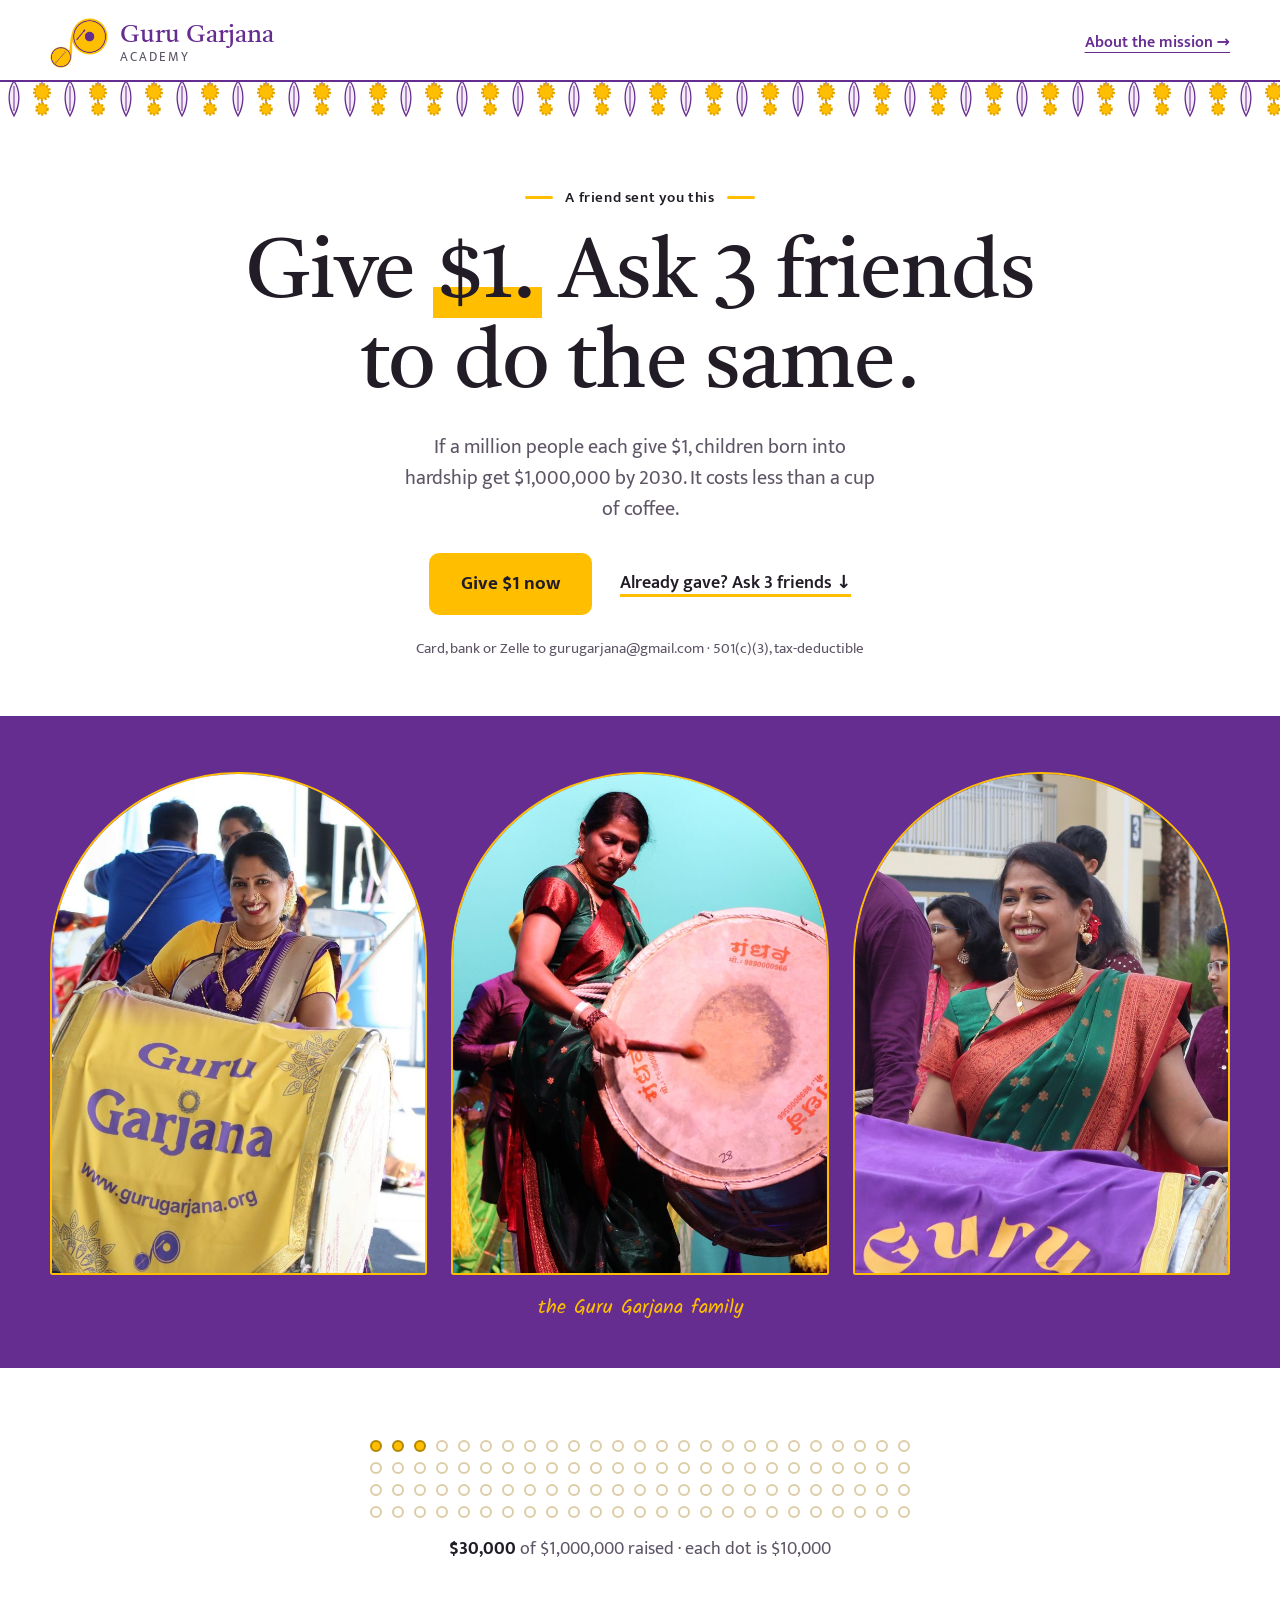
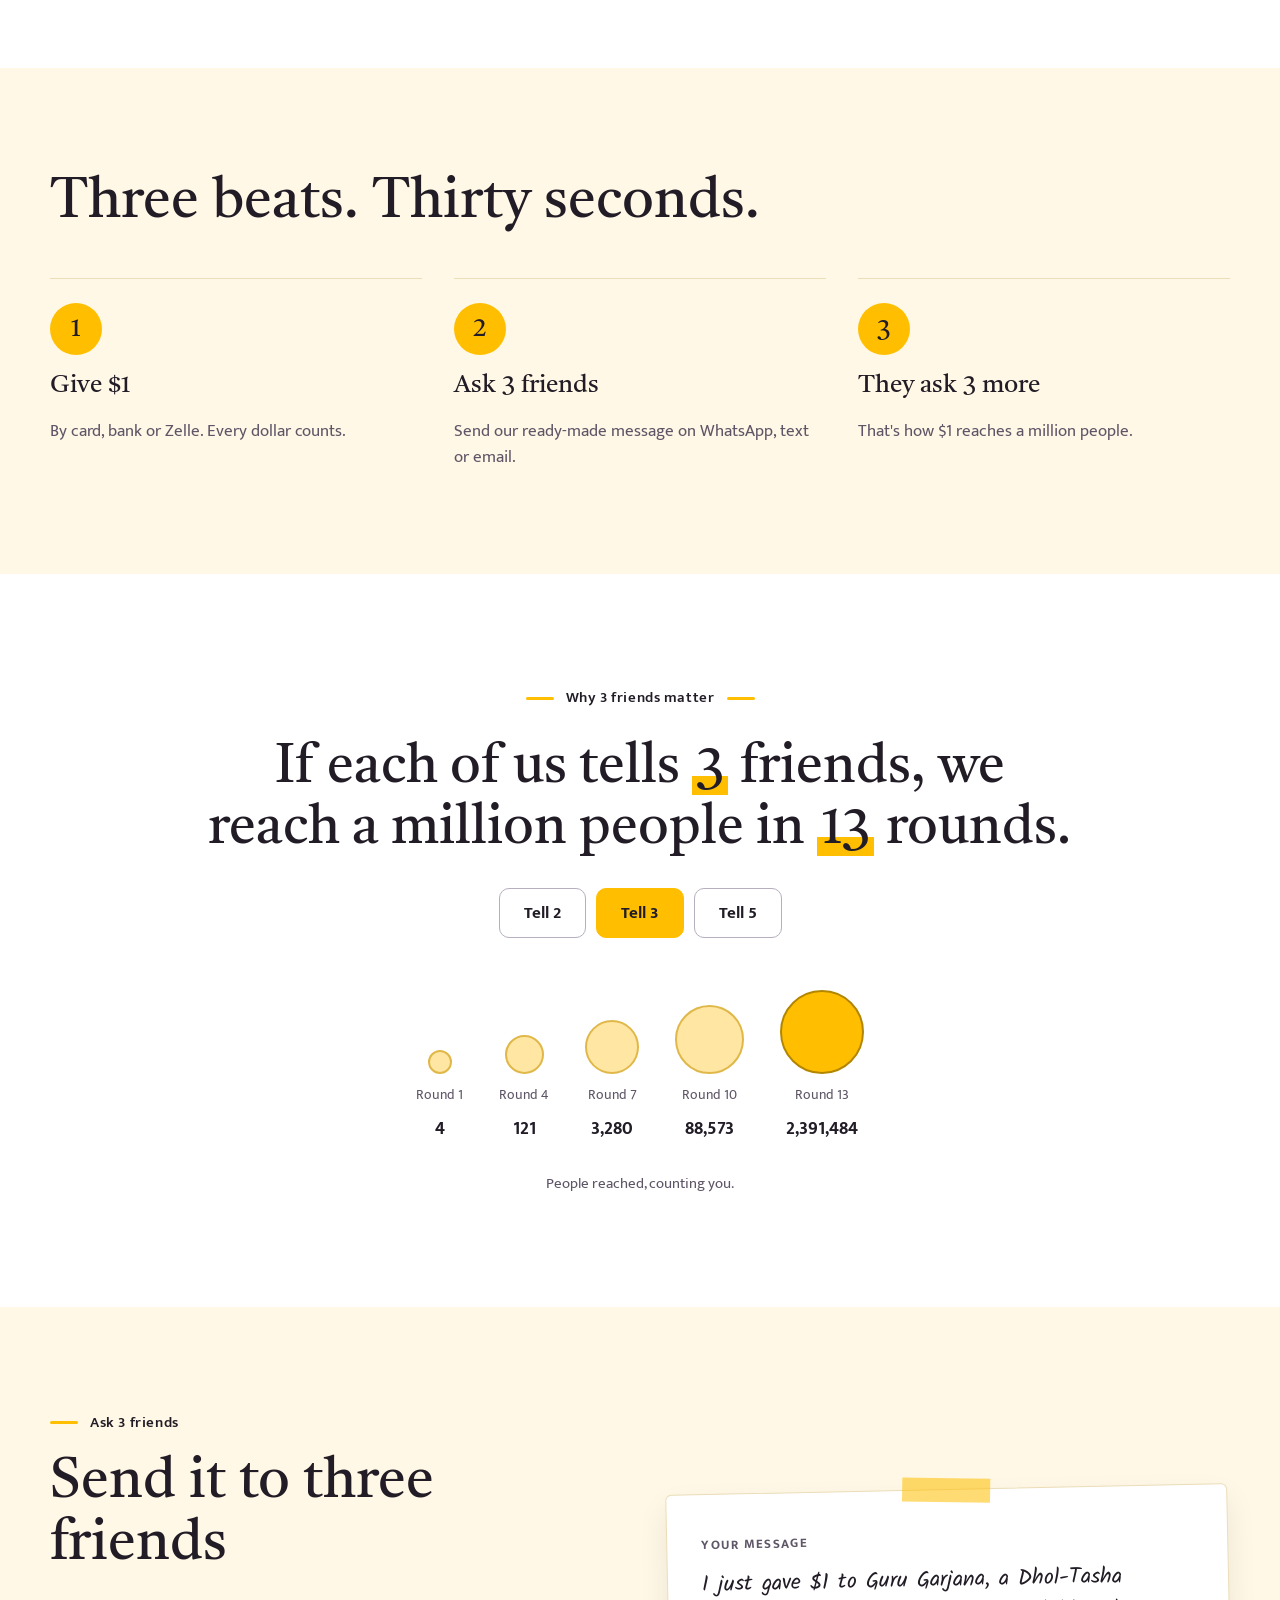
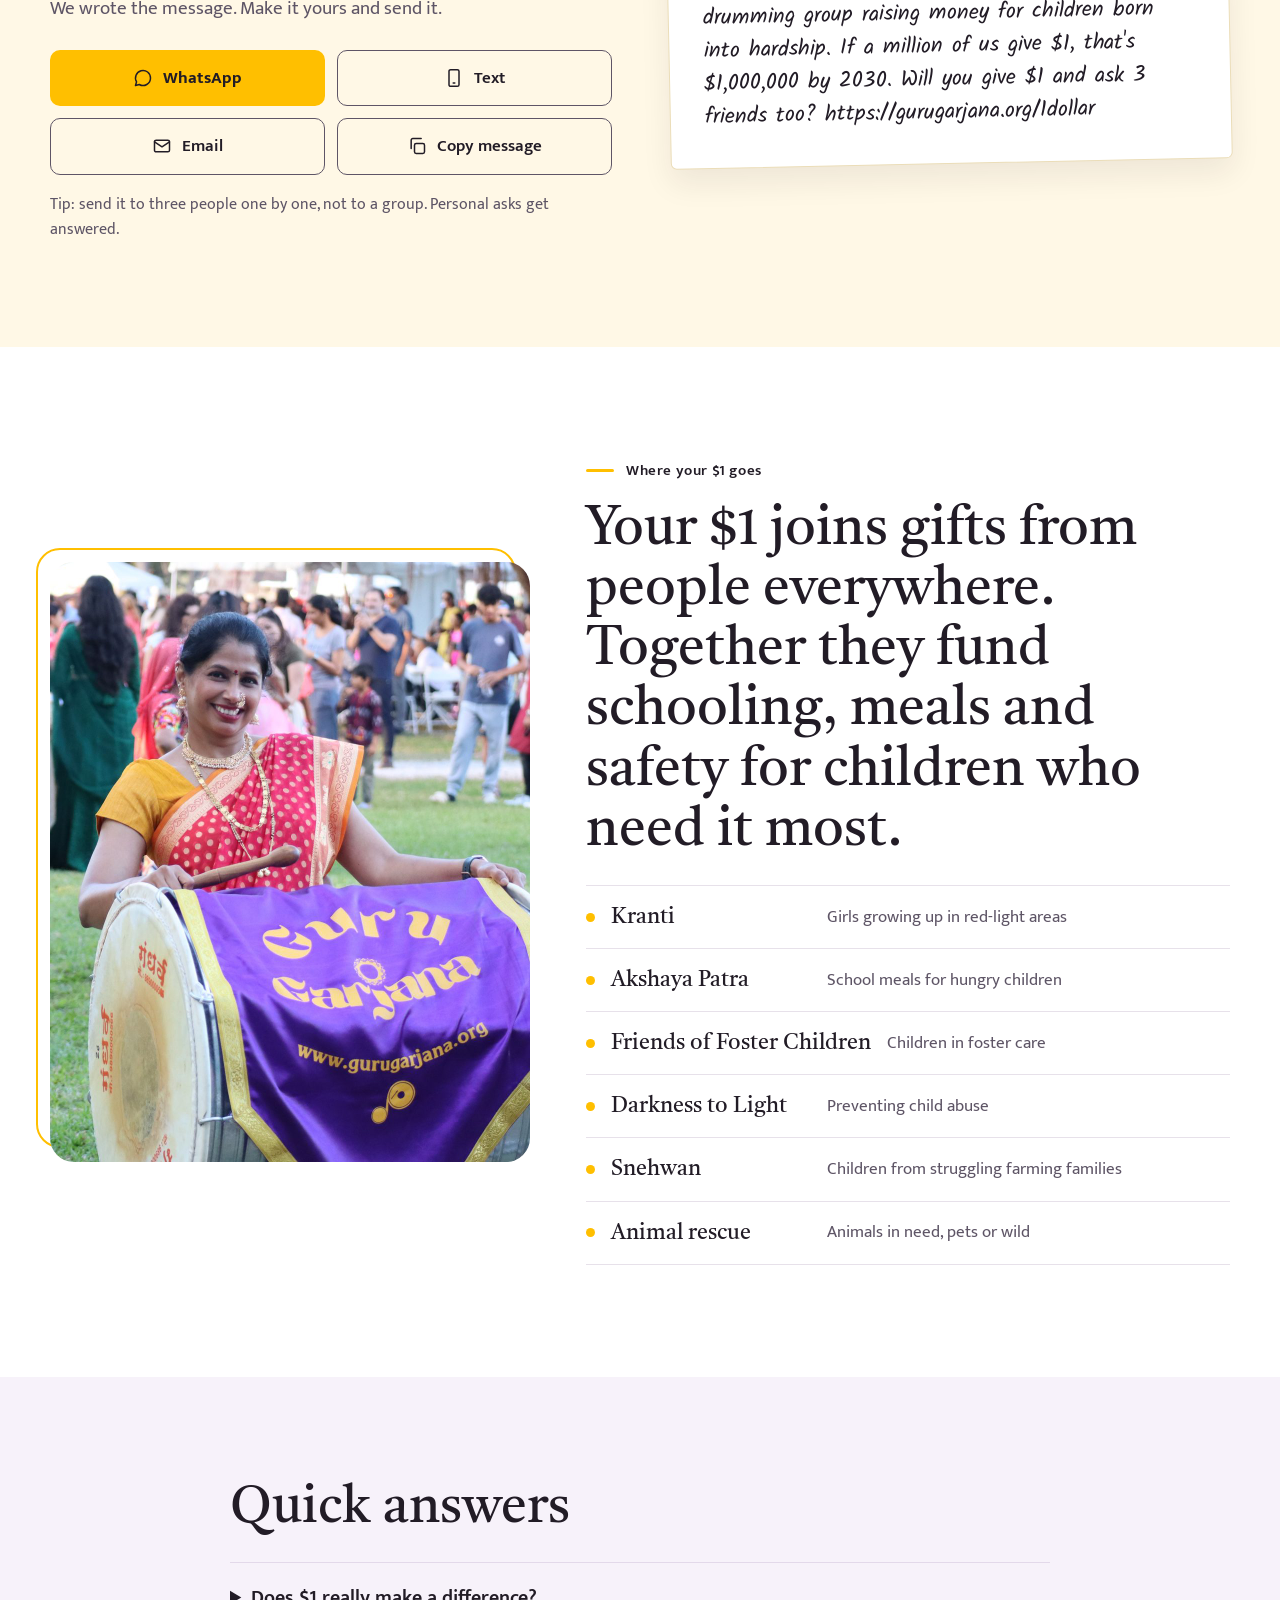
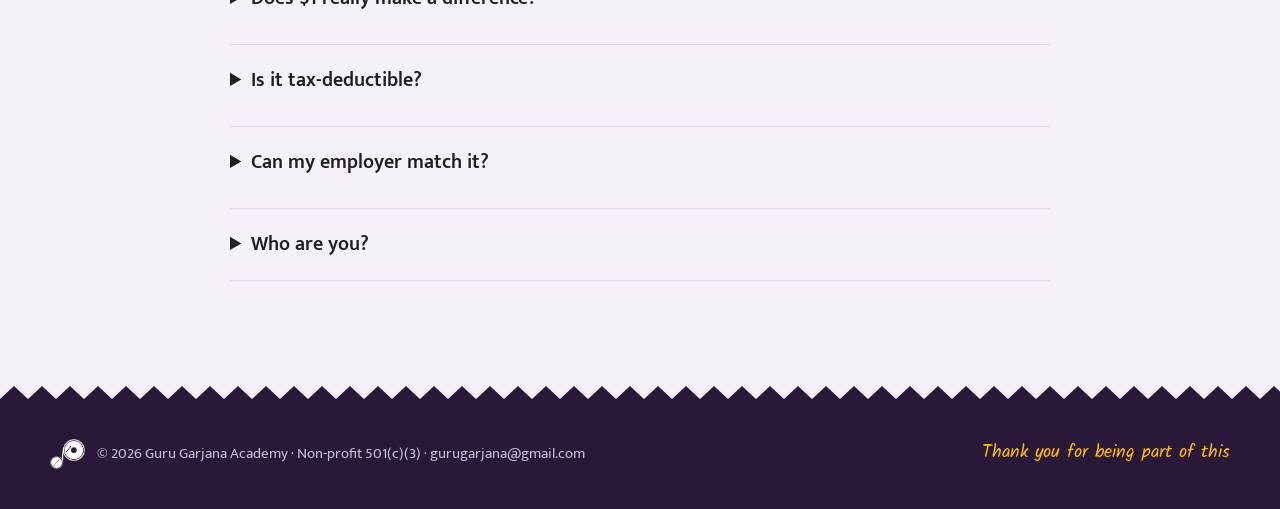
<file: 1dollar.html>
<!doctype html>
<html lang="en">
<head>
<meta charset="utf-8">
<meta name="viewport" content="width=device-width, initial-scale=1">
<title>Give $1. Ask 3 friends to do the same. | Guru Garjana Academy</title>
<meta name="description" content="If a million people each give $1, children born into hardship get $1,000,000 by 2030. Give $1, then ask three friends to do the same.">
<meta name="theme-color" content="#662D91">
<link rel="canonical" href="https://gurugarjana.org/1dollar">
<meta property="og:type" content="website">
<meta property="og:site_name" content="Guru Garjana Academy">
<meta property="og:title" content="Give $1. Ask 3 friends to do the same. | Guru Garjana Academy">
<meta property="og:description" content="If a million people each give $1, children born into hardship get $1,000,000 by 2030. Give $1, then ask three friends to do the same.">
<meta property="og:url" content="https://gurugarjana.org/1dollar">
<meta property="og:image" content="https://gurugarjana.org/assets/img/og-image.jpg">
<meta name="twitter:card" content="summary_large_image">
<link rel="icon" type="image/png" href="/assets/img/favicon-64.png">
<link rel="apple-touch-icon" href="/assets/img/apple-touch-icon.png">
<link rel="preconnect" href="https://fonts.googleapis.com">
<link rel="preconnect" href="https://fonts.gstatic.com" crossorigin>
<link rel="stylesheet" href="https://fonts.googleapis.com/css2?family=Tiro+Devanagari+Marathi:ital@0;1&amp;family=Mukta:wght@400;500;600;700&amp;family=Kalam:wght@400;700&amp;display=swap">
<link rel="stylesheet" href="/assets/css/styles.css">
</head>
<body>
<div style="font-family: 'Mukta', system-ui, sans-serif; color: #221C26; background: #FFFFFF; width: 100%; line-height: 1.55">

<!-- HEADER -->
<header>
<nav aria-label="Main" style="max-width: 1180px; margin: 0 auto; padding: 18px 24px 10px; display: flex; flex-wrap: wrap; align-items: center; justify-content: space-between; gap: 12px">
<a href="/" style="display: flex; align-items: center; gap: 12px; text-decoration: none; color: #221C26">
<img src="/assets/img/logo-colour.png" alt="" style="height: 50px; width: auto; display: block">
<span style="display: flex; flex-direction: column; line-height: 1.1">
<span style="font-family: 'Tiro Devanagari Marathi', Georgia, serif; font-size: 25px; color: var(--play)">Guru Garjana</span>
<span style="font-size: 13px; letter-spacing: .16em; text-transform: uppercase; color: #5E5566">Academy</span>
</span>
</a>
<a href="/" style="color: var(--play); font-size: 16px; font-weight: 600; padding: 10px 0; text-underline-offset: 5px">About the mission →</a>
</nav>
</header>

<!-- TORAN -->
<svg width="100%" height="44" aria-hidden="true" style="display: block">
<defs>
<pattern id="toranB" width="56" height="44" patternUnits="userSpaceOnUse">
<path d="M14 3 C 7 13, 8 27, 14 38 C 20 27, 21 13, 14 3 Z" fill="#F4ECF8" stroke="#662D91" stroke-width="1.3"></path>
<path d="M14 8 L14 33" stroke="#662D91" stroke-width="1"></path>
<path d="M42 3 L42 30" stroke="#662D91" stroke-width="1"></path>
<circle cx="42" cy="14" r="7.5" fill="#FFBF00" stroke="#E0A100" stroke-width="3" stroke-dasharray="2 1.6"></circle>
<circle cx="42" cy="31" r="5.5" fill="#FFBF00" stroke="#E0A100" stroke-width="2.5" stroke-dasharray="2 1.6"></circle>
</pattern>
</defs>
<rect x="0" y="0" width="100%" height="44" fill="url(#toranB)"></rect>
<line x1="0" y1="3" x2="100%" y2="3" stroke="#662D91" stroke-width="2"></line>
</svg>

<!-- HERO (serve) -->
<section style="max-width: 900px; margin: 0 auto; padding: 64px 24px 56px; display: flex; flex-direction: column; align-items: center; gap: 22px; text-align: center">
<div style="display: flex; align-items: center; gap: 12px; font-size: 15px; font-weight: 600; letter-spacing: .04em"><span aria-hidden="true" style="width: 28px; height: 3px; border-radius: 2px; background: var(--serve)"></span>A friend sent you this<span aria-hidden="true" style="width: 28px; height: 3px; border-radius: 2px; background: var(--serve)"></span></div>
<h1 style="margin: 0; font-family: 'Tiro Devanagari Marathi', Georgia, serif; font-weight: 400; font-size: clamp(46px, 6.6vw, 88px); line-height: 1.06; letter-spacing: -.01em; text-wrap: balance">Give <span style="background: linear-gradient(transparent 64%, var(--serve) 64%); padding: 0 .06em">$1.</span> Ask 3 friends to do the same.</h1>
<p style="margin: 0; font-size: 20px; color: #5E5566; max-width: 40ch">If a million people each give $1, children born into hardship get $1,000,000 by 2030. It costs less than a cup of coffee.</p>
<div style="display: flex; flex-wrap: wrap; justify-content: center; align-items: center; gap: 14px 28px; padding-top: 6px">
<a href="https://www.zeffy.com/en-US/donation-form/donate-to-make-a-difference-20014" style="background: var(--serve); color: #221C26; text-decoration: none; font-weight: 700; font-size: 19px; padding: 16px 32px; border-radius: 10px">Give $1 now</a>
<a href="#share" style="color: #221C26; font-weight: 600; font-size: 18px; text-decoration-color: var(--serve); text-decoration-thickness: 3px; text-underline-offset: 6px; padding: 12px 0">Already gave? Ask 3 friends ↓</a>
</div>
<div style="font-size: 15px; color: #5E5566">Card, bank or Zelle to gurugarjana@gmail.com · 501(c)(3), tax-deductible</div>
</section>

<!-- THREE ARCHES (play) -->
<section aria-label="Our group" style="background: var(--play)">
<div style="max-width: 1180px; margin: 0 auto; padding: 56px 24px 44px">
<div style="display: grid; grid-template-columns: repeat(auto-fit, minmax(min(100%, 260px), 1fr)); gap: 24px">
<img src="/assets/img/share-1.jpg" loading="lazy" alt="A Guru Garjana player in a purple saree smiling behind a dhol draped with the yellow Guru Garjana banner" style="display: block; width: 100%; aspect-ratio: 3 / 4; object-fit: cover; object-position: 50% 0%; box-sizing: border-box; border-radius: 999px 999px 14px 14px; border: 2px solid var(--serve)">
<img src="/assets/img/share-2.jpg" loading="lazy" alt="A Guru Garjana player in a green silk saree playing the dhol on stage" style="display: block; width: 100%; aspect-ratio: 3 / 4; object-fit: cover; object-position: 50% 10%; box-sizing: border-box; border-radius: 999px 999px 14px 14px; border: 2px solid var(--serve)">
<img src="/assets/img/share-3.jpg" loading="lazy" alt="A Guru Garjana player in a green and red saree smiling beside a dhol draped with the purple Guru Garjana banner" style="display: block; width: 100%; aspect-ratio: 3 / 4; object-fit: cover; object-position: 50% 40%; box-sizing: border-box; border-radius: 999px 999px 14px 14px; border: 2px solid var(--serve)">
</div>
<div style="font-family: 'Kalam', cursive; font-size: 20px; color: var(--serve); text-align: center; padding-top: 18px">the Guru Garjana family</div>
</div>
</section>

<!-- PROGRESS (serve) -->
<section aria-label="Goal progress" style="max-width: 900px; margin: 0 auto; padding: 72px 24px 104px; display: flex; flex-direction: column; align-items: center; gap: 18px; text-align: center">
<div role="img" class="dots--sm" aria-label="100 dots, 3 filled: $30,000 of $1,000,000 raised" style="display: flex; flex-wrap: wrap; justify-content: center; gap: 10px; max-width: 540px">
<span class="dot dot--filled"></span>
<span class="dot dot--filled"></span>
<span class="dot dot--filled"></span>
<span class="dot"></span>
<span class="dot"></span>
<span class="dot"></span>
<span class="dot"></span>
<span class="dot"></span>
<span class="dot"></span>
<span class="dot"></span>
<span class="dot"></span>
<span class="dot"></span>
<span class="dot"></span>
<span class="dot"></span>
<span class="dot"></span>
<span class="dot"></span>
<span class="dot"></span>
<span class="dot"></span>
<span class="dot"></span>
<span class="dot"></span>
<span class="dot"></span>
<span class="dot"></span>
<span class="dot"></span>
<span class="dot"></span>
<span class="dot"></span>
<span class="dot"></span>
<span class="dot"></span>
<span class="dot"></span>
<span class="dot"></span>
<span class="dot"></span>
<span class="dot"></span>
<span class="dot"></span>
<span class="dot"></span>
<span class="dot"></span>
<span class="dot"></span>
<span class="dot"></span>
<span class="dot"></span>
<span class="dot"></span>
<span class="dot"></span>
<span class="dot"></span>
<span class="dot"></span>
<span class="dot"></span>
<span class="dot"></span>
<span class="dot"></span>
<span class="dot"></span>
<span class="dot"></span>
<span class="dot"></span>
<span class="dot"></span>
<span class="dot"></span>
<span class="dot"></span>
<span class="dot"></span>
<span class="dot"></span>
<span class="dot"></span>
<span class="dot"></span>
<span class="dot"></span>
<span class="dot"></span>
<span class="dot"></span>
<span class="dot"></span>
<span class="dot"></span>
<span class="dot"></span>
<span class="dot"></span>
<span class="dot"></span>
<span class="dot"></span>
<span class="dot"></span>
<span class="dot"></span>
<span class="dot"></span>
<span class="dot"></span>
<span class="dot"></span>
<span class="dot"></span>
<span class="dot"></span>
<span class="dot"></span>
<span class="dot"></span>
<span class="dot"></span>
<span class="dot"></span>
<span class="dot"></span>
<span class="dot"></span>
<span class="dot"></span>
<span class="dot"></span>
<span class="dot"></span>
<span class="dot"></span>
<span class="dot"></span>
<span class="dot"></span>
<span class="dot"></span>
<span class="dot"></span>
<span class="dot"></span>
<span class="dot"></span>
<span class="dot"></span>
<span class="dot"></span>
<span class="dot"></span>
<span class="dot"></span>
<span class="dot"></span>
<span class="dot"></span>
<span class="dot"></span>
<span class="dot"></span>
<span class="dot"></span>
<span class="dot"></span>
<span class="dot"></span>
<span class="dot"></span>
<span class="dot"></span>
<span class="dot"></span>
</div>
<div style="font-size: 18px; color: #5E5566"><strong style="color: #221C26">$30,000</strong> of $1,000,000 raised · each dot is $10,000</div>
</section>

<!-- STEPS (serve) -->
<section style="background: #FFF8E6">
<div style="max-width: 1180px; margin: 0 auto; padding: 104px 24px; display: flex; flex-direction: column; gap: 44px">
<h2 style="margin: 0; font-family: 'Tiro Devanagari Marathi', Georgia, serif; font-weight: 400; font-size: clamp(38px, 4.4vw, 60px); line-height: 1.1">Three beats. Thirty seconds.</h2>
<div style="display: grid; grid-template-columns: repeat(auto-fit, minmax(min(100%, 280px), 1fr)); gap: 36px 32px">
<div style="border-top: 1px solid #EBDDB8; padding-top: 24px; display: flex; flex-direction: column; gap: 12px">
<div aria-hidden="true" style="width: 52px; height: 52px; border-radius: 50%; background: var(--serve); color: #221C26; display: flex; align-items: center; justify-content: center; font-family: 'Tiro Devanagari Marathi', Georgia, serif; font-size: 26px">1</div>
<h3 style="margin: 0; font-family: 'Tiro Devanagari Marathi', Georgia, serif; font-weight: 400; font-size: 25px">Give $1</h3>
<p style="margin: 0; font-size: 17px; color: #5E5566">By card, bank or Zelle. Every dollar counts.</p>
</div>
<div style="border-top: 1px solid #EBDDB8; padding-top: 24px; display: flex; flex-direction: column; gap: 12px">
<div aria-hidden="true" style="width: 52px; height: 52px; border-radius: 50%; background: var(--serve); color: #221C26; display: flex; align-items: center; justify-content: center; font-family: 'Tiro Devanagari Marathi', Georgia, serif; font-size: 26px">2</div>
<h3 style="margin: 0; font-family: 'Tiro Devanagari Marathi', Georgia, serif; font-weight: 400; font-size: 25px">Ask 3 friends</h3>
<p style="margin: 0; font-size: 17px; color: #5E5566">Send our ready-made message on WhatsApp, text or email.</p>
</div>
<div style="border-top: 1px solid #EBDDB8; padding-top: 24px; display: flex; flex-direction: column; gap: 12px">
<div aria-hidden="true" style="width: 52px; height: 52px; border-radius: 50%; background: var(--serve); color: #221C26; display: flex; align-items: center; justify-content: center; font-family: 'Tiro Devanagari Marathi', Georgia, serif; font-size: 26px">3</div>
<h3 style="margin: 0; font-family: 'Tiro Devanagari Marathi', Georgia, serif; font-weight: 400; font-size: 25px">They ask 3 more</h3>
<p style="margin: 0; font-size: 17px; color: #5E5566">That's how $1 reaches a million people.</p>
</div>
</div>
</div>
</section>

<!-- CHAIN (interactive, serve) -->
<section style="max-width: 1000px; margin: 0 auto; padding: 112px 24px; display: flex; flex-direction: column; align-items: center; gap: 28px; text-align: center">
<div style="display: flex; align-items: center; gap: 12px; font-size: 15px; font-weight: 600; letter-spacing: .04em"><span aria-hidden="true" style="width: 28px; height: 3px; border-radius: 2px; background: var(--serve)"></span>Why 3 friends matter<span aria-hidden="true" style="width: 28px; height: 3px; border-radius: 2px; background: var(--serve)"></span></div>
<h2 style="margin: 0; font-family: 'Tiro Devanagari Marathi', Georgia, serif; font-weight: 400; font-size: clamp(36px, 4.2vw, 56px); line-height: 1.14; text-wrap: balance" aria-live="polite">If each of us tells <span style="background: linear-gradient(transparent 64%, var(--serve) 64%); padding: 0 .08em"><span id="chain-friends">3</span></span> friends, we reach a million people in <span style="background: linear-gradient(transparent 64%, var(--serve) 64%); padding: 0 .08em"><span id="chain-rounds">13</span></span> rounds.</h2>
<div role="group" aria-label="How many friends each person tells" style="display: flex; flex-wrap: wrap; justify-content: center; gap: 10px">
<button type="button" class="pill" data-friends="2" aria-pressed="false">Tell 2</button>
<button type="button" class="pill" data-friends="3" aria-pressed="true">Tell 3</button>
<button type="button" class="pill" data-friends="5" aria-pressed="false">Tell 5</button>
</div>
<div id="chain-rows" style="display: flex; flex-wrap: wrap; justify-content: center; align-items: flex-end; gap: 24px 36px; padding-top: 24px">
<div class="chain-step"><div class="chain-dot" style="width: 24px; height: 24px"></div><div class="chain-label">Round 1</div><div class="chain-total">4</div></div>
<div class="chain-step"><div class="chain-dot" style="width: 39px; height: 39px"></div><div class="chain-label">Round 4</div><div class="chain-total">121</div></div>
<div class="chain-step"><div class="chain-dot" style="width: 54px; height: 54px"></div><div class="chain-label">Round 7</div><div class="chain-total">3,280</div></div>
<div class="chain-step"><div class="chain-dot" style="width: 69px; height: 69px"></div><div class="chain-label">Round 10</div><div class="chain-total">88,573</div></div>
<div class="chain-step"><div class="chain-dot is-last" style="width: 84px; height: 84px"></div><div class="chain-label">Round 13</div><div class="chain-total">2,391,484</div></div>
</div>
<div style="font-size: 15px; color: #5E5566">People reached, counting you.</div>
</section>

<!-- SHARE (serve) -->
<section id="share" style="background: #FFF8E6">
<div style="max-width: 1180px; margin: 0 auto; padding: 104px 24px; display: grid; grid-template-columns: repeat(auto-fit, minmax(min(100%, 440px), 1fr)); gap: 56px; align-items: center">
<div style="display: flex; flex-direction: column; gap: 18px">
<div style="display: flex; align-items: center; gap: 12px; font-size: 15px; font-weight: 600; letter-spacing: .04em"><span aria-hidden="true" style="width: 28px; height: 3px; border-radius: 2px; background: var(--serve)"></span>Ask 3 friends</div>
<h2 style="margin: 0; font-family: 'Tiro Devanagari Marathi', Georgia, serif; font-weight: 400; font-size: clamp(38px, 4.4vw, 60px); line-height: 1.1">Send it to three friends</h2>
<p style="margin: 0; font-size: 19px; color: #5E5566">We wrote the message. Make it yours and send it.</p>
<div style="display: grid; grid-template-columns: repeat(auto-fit, minmax(min(100%, 200px), 1fr)); gap: 12px; padding-top: 8px">
<a href="https://wa.me/?text=I%20just%20gave%20%241%20to%20Guru%20Garjana%2C%20a%20Dhol-Tasha%20drumming%20group%20raising%20money%20for%20children%20born%20into%20hardship.%20If%20a%20million%20of%20us%20give%20%241%2C%20that%27s%20%241%2C000%2C000%20by%202030.%20Will%20you%20give%20%241%20and%20ask%203%20friends%20too%3F%20https%3A%2F%2Fgurugarjana.org%2F1dollar" style="display: flex; align-items: center; justify-content: center; gap: 10px; background: var(--serve); color: #221C26; text-decoration: none; font-weight: 700; font-size: 17px; padding: 15px 18px; border-radius: 10px"><svg width="20" height="20" viewBox="0 0 24 24" fill="none" stroke="currentColor" stroke-width="1.8" stroke-linecap="round" stroke-linejoin="round" aria-hidden="true"><path d="M21 12a9 9 0 0 1-13.5 7.8L3 21l1.3-4.4A9 9 0 1 1 21 12z"></path></svg>WhatsApp</a>
<a href="sms:?body=I%20just%20gave%20%241%20to%20Guru%20Garjana%2C%20a%20Dhol-Tasha%20drumming%20group%20raising%20money%20for%20children%20born%20into%20hardship.%20If%20a%20million%20of%20us%20give%20%241%2C%20that%27s%20%241%2C000%2C000%20by%202030.%20Will%20you%20give%20%241%20and%20ask%203%20friends%20too%3F%20https%3A%2F%2Fgurugarjana.org%2F1dollar" style="display: flex; align-items: center; justify-content: center; gap: 10px; border: 1.5px solid #5E5566; color: #221C26; text-decoration: none; font-weight: 600; font-size: 17px; padding: 13.5px 18px; border-radius: 10px"><svg width="20" height="20" viewBox="0 0 24 24" fill="none" stroke="currentColor" stroke-width="1.8" stroke-linecap="round" stroke-linejoin="round" aria-hidden="true"><rect x="6" y="2" width="12" height="20" rx="2"></rect><path d="M11 18h2"></path></svg>Text</a>
<a href="mailto:?subject=Can%20you%20give%20%241%3F&amp;body=I%20just%20gave%20%241%20to%20Guru%20Garjana%2C%20a%20Dhol-Tasha%20drumming%20group%20raising%20money%20for%20children%20born%20into%20hardship.%20If%20a%20million%20of%20us%20give%20%241%2C%20that%27s%20%241%2C000%2C000%20by%202030.%20Will%20you%20give%20%241%20and%20ask%203%20friends%20too%3F%20https%3A%2F%2Fgurugarjana.org%2F1dollar" style="display: flex; align-items: center; justify-content: center; gap: 10px; border: 1.5px solid #5E5566; color: #221C26; text-decoration: none; font-weight: 600; font-size: 17px; padding: 13.5px 18px; border-radius: 10px"><svg width="20" height="20" viewBox="0 0 24 24" fill="none" stroke="currentColor" stroke-width="1.8" stroke-linecap="round" stroke-linejoin="round" aria-hidden="true"><rect x="3" y="5" width="18" height="14" rx="2"></rect><path d="m3 7 9 6 9-6"></path></svg>Email</a>
<button type="button" id="copy-btn" style="display: flex; align-items: center; justify-content: center; gap: 10px; background: transparent; border: 1.5px solid #5E5566; color: #221C26; font-family: inherit; font-weight: 600; font-size: 17px; padding: 13.5px 18px; border-radius: 10px; cursor: pointer"><svg width="20" height="20" viewBox="0 0 24 24" fill="none" stroke="currentColor" stroke-width="1.8" stroke-linecap="round" stroke-linejoin="round" aria-hidden="true"><rect x="9" y="9" width="12" height="12" rx="2"></rect><path d="M5 15V5a2 2 0 0 1 2-2h10"></path></svg><span id="copy-label">Copy message</span></button>
</div>
<div style="font-size: 16px; color: #5E5566">Tip: send it to three people one by one, not to a group. Personal asks get answered.</div>
</div>
<div style="position: relative; background: #FFFFFF; border: 1px solid #EBDDB8; border-radius: 6px; padding: 40px 34px 34px; transform: rotate(-1.2deg); box-shadow: 0 14px 30px rgba(34,28,38,.08); display: flex; flex-direction: column; gap: 14px">
<div aria-hidden="true" style="position: absolute; top: -12px; left: 50%; width: 88px; height: 24px; margin-left: -44px; background: rgba(255,191,0,.55); transform: rotate(2deg)"></div>
<div style="font-size: 13px; font-weight: 700; letter-spacing: .1em; text-transform: uppercase; color: #5E5566">Your message</div>
<p id="share-message" style="margin: 0; font-family: 'Kalam', cursive; font-size: 22px; line-height: 1.5; color: #221C26">I just gave $1 to Guru Garjana, a Dhol-Tasha drumming group raising money for children born into hardship. If a million of us give $1, that's $1,000,000 by 2030. Will you give $1 and ask 3 friends too? https://gurugarjana.org/1dollar</p>
</div>
</div>
</section>

<!-- WHERE IT GOES (serve) -->
<section style="max-width: 1180px; margin: 0 auto; padding: 112px 24px; display: flex; flex-wrap: wrap; gap: 56px; align-items: center">
<div style="position: relative; flex: 1 1 360px; max-width: 480px">
<div aria-hidden="true" style="position: absolute; top: -14px; left: -14px; width: 100%; aspect-ratio: 4 / 5; border: 2px solid var(--serve); border-radius: 24px; box-sizing: border-box"></div>
<img src="/assets/img/share-where.jpg" loading="lazy" alt="A Guru Garjana player smiling behind her dhol, draped with the purple and gold Guru Garjana banner, at an outdoor festival" style="position: relative; display: block; width: 100%; aspect-ratio: 4 / 5; object-fit: cover; border-radius: 24px">
</div>
<div style="flex: 1.3 1 440px; min-width: 0; display: flex; flex-direction: column; gap: 18px">
<div style="display: flex; align-items: center; gap: 12px; font-size: 15px; font-weight: 600; letter-spacing: .04em"><span aria-hidden="true" style="width: 28px; height: 3px; border-radius: 2px; background: var(--serve)"></span>Where your $1 goes</div>
<h2 style="margin: 0; font-family: 'Tiro Devanagari Marathi', Georgia, serif; font-weight: 400; font-size: clamp(36px, 4.2vw, 56px); line-height: 1.12">Your $1 joins gifts from people everywhere. Together they fund schooling, meals and safety for children who need it most.</h2>
<div style="display: flex; flex-direction: column; padding-top: 6px">
<div style="border-top: 1px solid #E7E1EA; padding: 14px 0; display: flex; flex-wrap: wrap; align-items: center; gap: 2px 16px"><span aria-hidden="true" style="width: 9px; height: 9px; border-radius: 50%; background: var(--serve); flex-shrink: 0"></span><span style="font-family: 'Tiro Devanagari Marathi', Georgia, serif; font-size: 22px; min-width: 200px">Kranti</span><span style="font-size: 17px; color: #5E5566">Girls growing up in red-light areas</span></div>
<div style="border-top: 1px solid #E7E1EA; padding: 14px 0; display: flex; flex-wrap: wrap; align-items: center; gap: 2px 16px"><span aria-hidden="true" style="width: 9px; height: 9px; border-radius: 50%; background: var(--serve); flex-shrink: 0"></span><span style="font-family: 'Tiro Devanagari Marathi', Georgia, serif; font-size: 22px; min-width: 200px">Akshaya Patra</span><span style="font-size: 17px; color: #5E5566">School meals for hungry children</span></div>
<div style="border-top: 1px solid #E7E1EA; padding: 14px 0; display: flex; flex-wrap: wrap; align-items: center; gap: 2px 16px"><span aria-hidden="true" style="width: 9px; height: 9px; border-radius: 50%; background: var(--serve); flex-shrink: 0"></span><span style="font-family: 'Tiro Devanagari Marathi', Georgia, serif; font-size: 22px; min-width: 200px">Friends of Foster Children</span><span style="font-size: 17px; color: #5E5566">Children in foster care</span></div>
<div style="border-top: 1px solid #E7E1EA; padding: 14px 0; display: flex; flex-wrap: wrap; align-items: center; gap: 2px 16px"><span aria-hidden="true" style="width: 9px; height: 9px; border-radius: 50%; background: var(--serve); flex-shrink: 0"></span><span style="font-family: 'Tiro Devanagari Marathi', Georgia, serif; font-size: 22px; min-width: 200px">Darkness to Light</span><span style="font-size: 17px; color: #5E5566">Preventing child abuse</span></div>
<div style="border-top: 1px solid #E7E1EA; padding: 14px 0; display: flex; flex-wrap: wrap; align-items: center; gap: 2px 16px"><span aria-hidden="true" style="width: 9px; height: 9px; border-radius: 50%; background: var(--serve); flex-shrink: 0"></span><span style="font-family: 'Tiro Devanagari Marathi', Georgia, serif; font-size: 22px; min-width: 200px">Snehwan</span><span style="font-size: 17px; color: #5E5566">Children from struggling farming families</span></div>
<div style="border-top: 1px solid #E7E1EA; border-bottom: 1px solid #E7E1EA; padding: 14px 0; display: flex; flex-wrap: wrap; align-items: center; gap: 2px 16px"><span aria-hidden="true" style="width: 9px; height: 9px; border-radius: 50%; background: var(--serve); flex-shrink: 0"></span><span style="font-family: 'Tiro Devanagari Marathi', Georgia, serif; font-size: 22px; min-width: 200px">Animal rescue</span><span style="font-size: 17px; color: #5E5566">Animals in need, pets or wild</span></div>
</div>
</div>
</section>

<!-- FAQ -->
<section style="background: #F7F2FA">
<div style="max-width: 820px; margin: 0 auto; padding: 104px 24px; display: flex; flex-direction: column; gap: 10px">
<h2 style="margin: 0 0 14px; font-family: 'Tiro Devanagari Marathi', Georgia, serif; font-weight: 400; font-size: clamp(36px, 4.2vw, 52px); line-height: 1.1">Quick answers</h2>
<details style="border-top: 1px solid #E3D9EA; padding: 14px 0"><summary style="font-size: 20px; font-weight: 600; cursor: pointer; padding: 6px 0">Does $1 really make a difference?</summary><p style="margin: 10px 0 0; font-size: 17px; color: #5E5566">On its own, a little. When you ask three friends and they each ask three more, it adds up fast. Your $1 starts that chain.</p></details>
<details style="border-top: 1px solid #E3D9EA; padding: 14px 0"><summary style="font-size: 20px; font-weight: 600; cursor: pointer; padding: 6px 0">Is it tax-deductible?</summary><p style="margin: 10px 0 0; font-size: 17px; color: #5E5566">Yes. Guru Garjana Academy is a 501(c)(3) non-profit. Giving by Zelle? Email gurugarjana@gmail.com and we'll send your acknowledgement.</p></details>
<details style="border-top: 1px solid #E3D9EA; padding: 14px 0"><summary style="font-size: 20px; font-weight: 600; cursor: pointer; padding: 6px 0">Can my employer match it?</summary><p style="margin: 10px 0 0; font-size: 17px; color: #5E5566">Many do, through Benevity. Search for Guru Garjana in your company's giving portal.</p></details>
<details style="border-top: 1px solid #E3D9EA; border-bottom: 1px solid #E3D9EA; padding: 14px 0"><summary style="font-size: 20px; font-weight: 600; cursor: pointer; padding: 6px 0">Who are you?</summary><p style="margin: 10px 0 0; font-size: 17px; color: #5E5566">A South Florida Dhol-Tasha drumming group, playing since 2022. Every performance raises money for children who need it most. <a href="/" style="color: var(--play)">Meet us →</a></p></details>
</div>
</section>

<!-- FOOTER -->
<svg width="100%" height="14" aria-hidden="true" style="display: block; background: #F7F2FA">
<defs>
<pattern id="templeB" width="28" height="14" patternUnits="userSpaceOnUse"><path d="M0 14 L14 1 L28 14 Z" fill="#2A1838"></path></pattern>
</defs>
<rect x="0" y="0" width="100%" height="14" fill="url(#templeB)"></rect>
</svg>
<footer style="background: #2A1838; color: #F4EEF8">
<div style="max-width: 1180px; margin: 0 auto; padding: 40px 24px; display: flex; flex-wrap: wrap; justify-content: space-between; gap: 12px; font-size: 15px; color: #C9BBD4">
<span style="display: flex; align-items: center; gap: 12px"><img src="/assets/img/logo-white.png" alt="" style="height: 30px; width: auto; display: block; flex-shrink: 0"><span>© 2026 Guru Garjana Academy · Non-profit 501(c)(3) · gurugarjana@gmail.com</span></span>
<span style="font-family: 'Kalam', cursive; font-size: 18px; color: var(--serve)">Thank you for being part of this</span>
</div>
</footer>
</div>
<script src="/assets/js/give.js" defer></script>
</body>
</html>
</file>
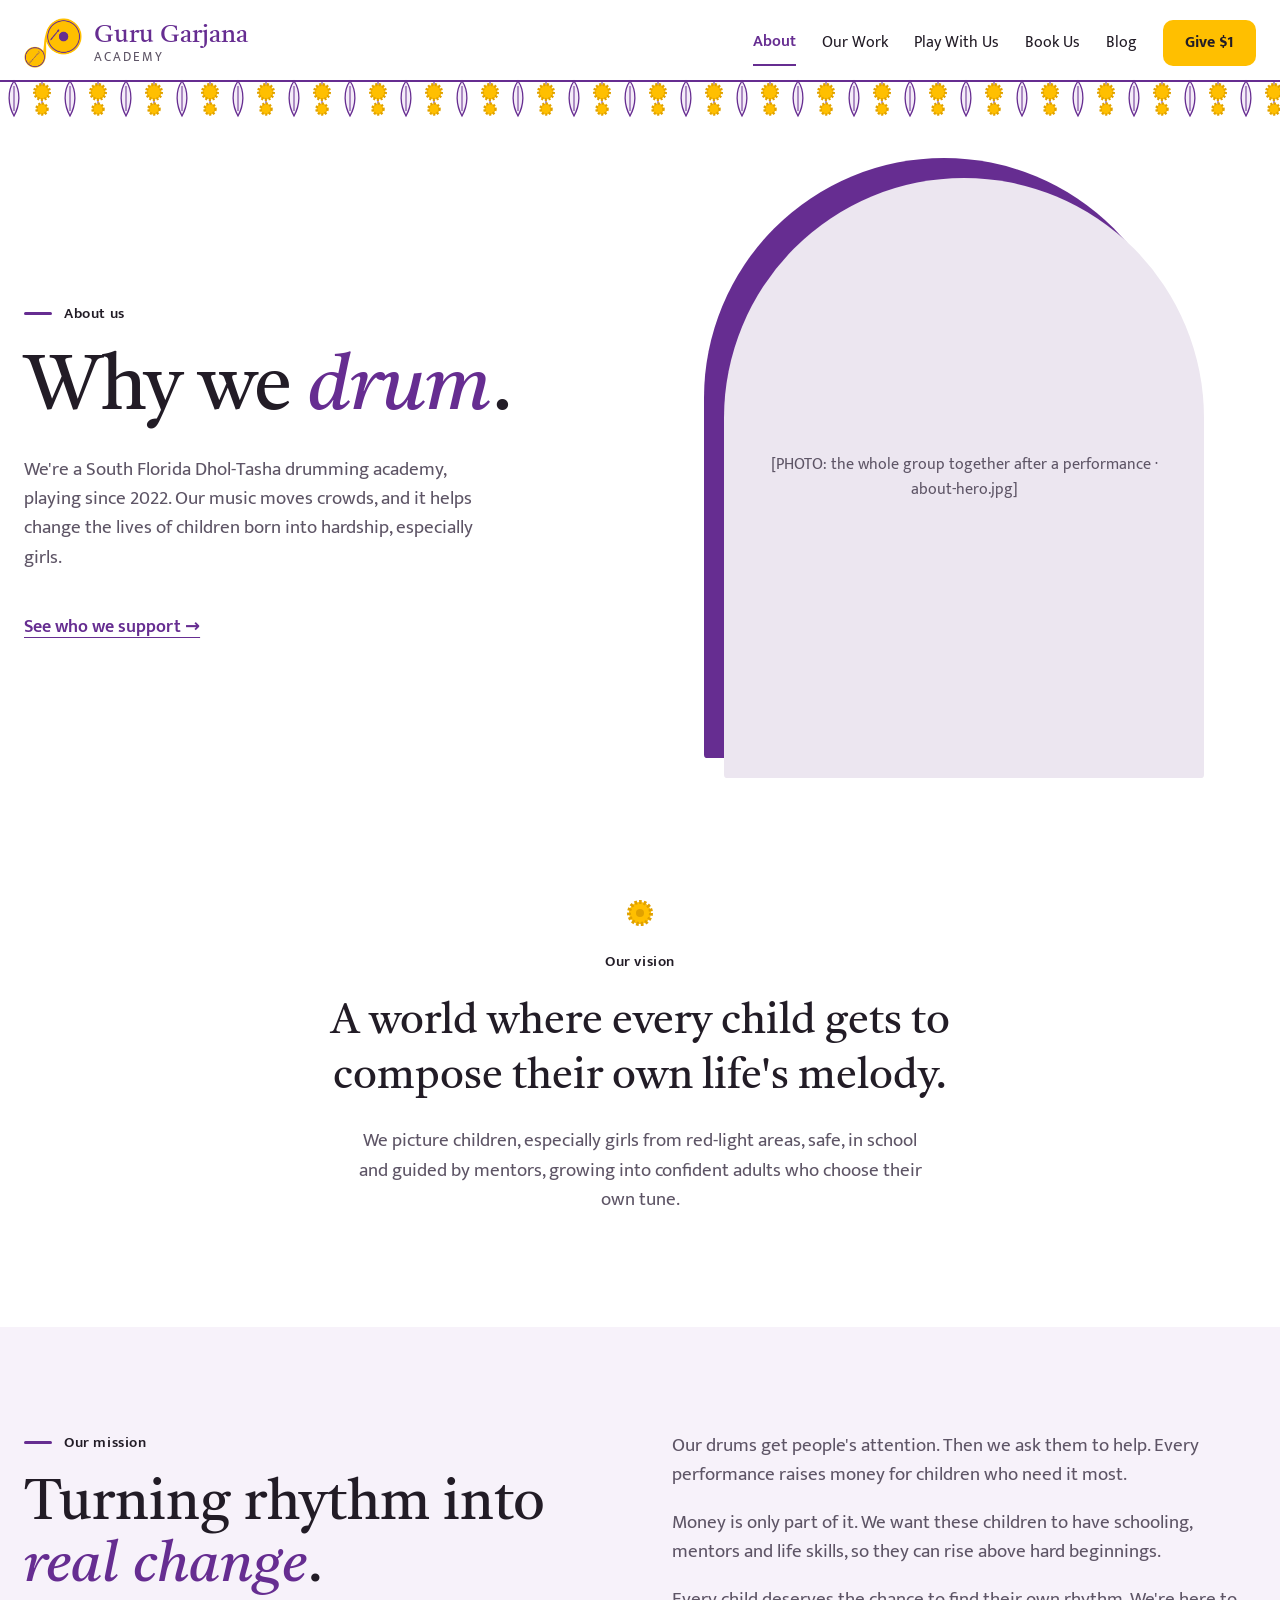
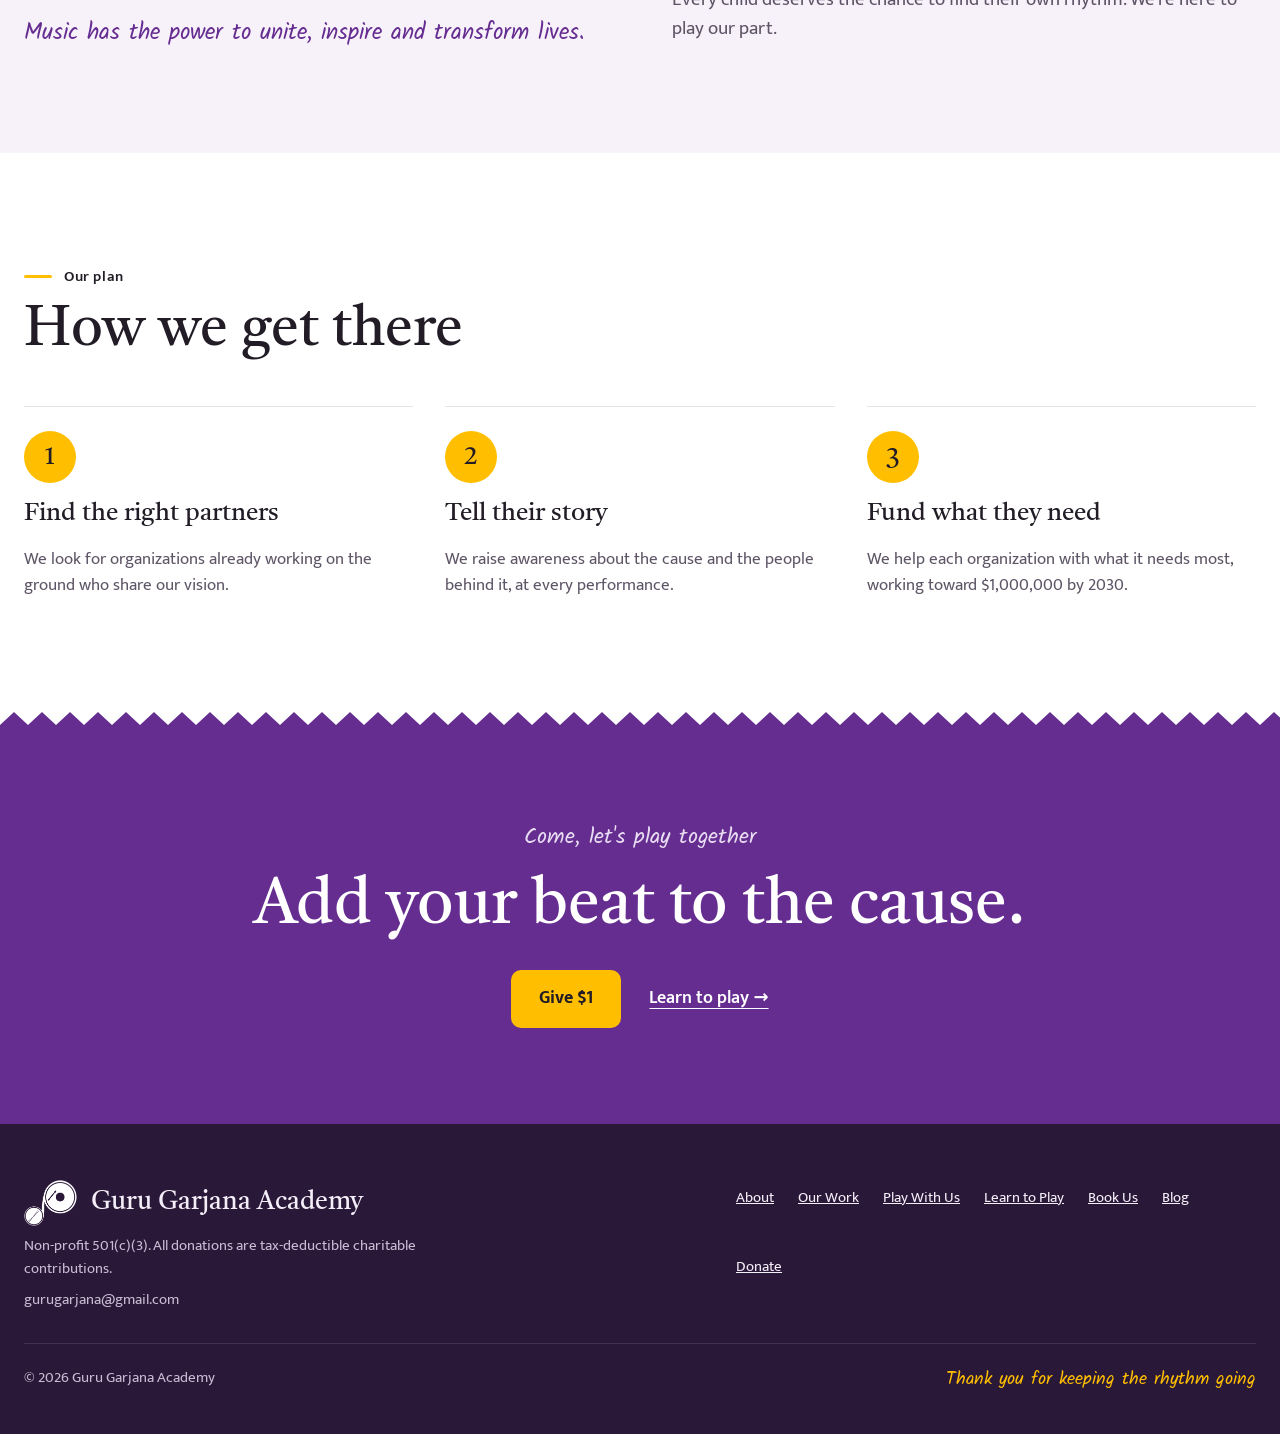
<file: about-us.html>
<!doctype html>
<html lang="en">
<head>
<meta charset="utf-8">
<meta name="viewport" content="width=device-width, initial-scale=1">
<title>About us | Guru Garjana Academy</title>
<meta name="description" content="Why a South Florida Dhol-Tasha drumming academy plays for children born into the hardest circumstances: our vision, our mission and our plan.">
<meta name="theme-color" content="#662D91">
<link rel="canonical" href="https://gurugarjana.org/about-us">
<meta property="og:type" content="website">
<meta property="og:site_name" content="Guru Garjana Academy">
<meta property="og:title" content="About us | Guru Garjana Academy">
<meta property="og:description" content="Why we drum: our vision, our mission and our plan.">
<meta property="og:url" content="https://gurugarjana.org/about-us">
<meta property="og:image" content="https://gurugarjana.org/assets/img/og-image.jpg">
<meta name="twitter:card" content="summary_large_image">
<link rel="icon" type="image/png" href="/assets/img/favicon-64.png">
<link rel="apple-touch-icon" href="/assets/img/apple-touch-icon.png">
<link rel="preconnect" href="https://fonts.googleapis.com">
<link rel="preconnect" href="https://fonts.gstatic.com" crossorigin>
<link rel="stylesheet" href="https://fonts.googleapis.com/css2?family=Tiro+Devanagari+Marathi:ital@0;1&amp;family=Mukta:wght@400;500;600;700&amp;family=Kalam:wght@400;700&amp;display=swap">
<link rel="stylesheet" href="/assets/css/styles.css">
</head>
<body>
<div style="font-family: 'Mukta', system-ui, sans-serif; color: #221C26; background: #FFFFFF; width: 100%; line-height: 1.55">

<!-- HEADER -->
<header style="background: #FFFFFF">
<nav aria-label="Main" style="max-width: 1240px; margin: 0 auto; padding: 18px 24px 10px; display: flex; flex-wrap: wrap; align-items: center; justify-content: space-between; gap: 16px">
<a href="/" style="display: flex; align-items: center; gap: 12px; text-decoration: none; color: #221C26">
<img src="/assets/img/logo-colour.png" alt="" style="height: 50px; width: auto; display: block">
<span style="display: flex; flex-direction: column; line-height: 1.1">
<span style="font-family: 'Tiro Devanagari Marathi', Georgia, serif; font-size: 25px; color: var(--play)">Guru Garjana</span>
<span style="font-size: 13px; letter-spacing: .16em; text-transform: uppercase; color: #5E5566">Academy</span>
</span>
</a>
<div style="display: flex; flex-wrap: wrap; align-items: center; gap: 4px 26px; font-size: 16px">
<a href="/about-us" aria-current="page" style="color: var(--play); font-weight: 600; text-decoration: none; padding: 10px 0; border-bottom: 2px solid var(--play)">About</a>
<a href="/our-work" style="color: #221C26; text-decoration: none; padding: 10px 0">Our Work</a>
<a href="/bootstrapping" style="color: #221C26; text-decoration: none; padding: 10px 0">Play With Us</a>
<a href="/book-us" style="color: #221C26; text-decoration: none; padding: 10px 0">Book Us</a>
<a href="/blog" style="color: #221C26; text-decoration: none; padding: 10px 0">Blog</a>
<a href="/1dollar" style="background: var(--serve); color: #221C26; text-decoration: none; font-weight: 700; padding: 11px 22px; border-radius: 10px">Give $1</a>
</div>
</nav>
</header>

<!-- TORAN -->
<svg width="100%" height="44" aria-hidden="true" style="display: block">
<defs>
<pattern id="toranA" width="56" height="44" patternUnits="userSpaceOnUse">
<path d="M14 3 C 7 13, 8 27, 14 38 C 20 27, 21 13, 14 3 Z" fill="#F4ECF8" stroke="#662D91" stroke-width="1.3"></path>
<path d="M14 8 L14 33" stroke="#662D91" stroke-width="1"></path>
<path d="M42 3 L42 30" stroke="#662D91" stroke-width="1"></path>
<circle cx="42" cy="14" r="7.5" fill="#FFBF00" stroke="#E0A100" stroke-width="3" stroke-dasharray="2 1.6"></circle>
<circle cx="42" cy="31" r="5.5" fill="#FFBF00" stroke="#E0A100" stroke-width="2.5" stroke-dasharray="2 1.6"></circle>
</pattern>
</defs>
<rect x="0" y="0" width="100%" height="44" fill="url(#toranA)"></rect>
<line x1="0" y1="3" x2="100%" y2="3" stroke="#662D91" stroke-width="2"></line>
</svg>

<main>
<!-- HERO -->
<section style="max-width: 1240px; margin: 0 auto; padding: 56px 24px 104px; display: grid; grid-template-columns: repeat(auto-fit, minmax(min(100%, 440px), 1fr)); gap: 64px; align-items: center">
<div style="display: flex; flex-direction: column; gap: 24px">
<div style="display: flex; align-items: center; gap: 12px; font-size: 15px; font-weight: 600; letter-spacing: .04em"><span aria-hidden="true" style="width: 28px; height: 3px; border-radius: 2px; background: var(--play)"></span>About us</div>
<h1 style="margin: 0; font-family: 'Tiro Devanagari Marathi', Georgia, serif; font-weight: 400; font-size: clamp(46px, 6vw, 82px); line-height: 1.06; letter-spacing: -.01em; text-wrap: balance">Why we <em style="color: var(--play)">drum</em>.</h1>
<p style="margin: 0; font-size: 19px; color: #5E5566; max-width: 42ch">We're a South Florida Dhol-Tasha drumming academy, playing since 2022. Our music moves crowds, and it helps change the lives of children born into hardship, especially girls.</p>
<div style="display: flex; flex-wrap: wrap; align-items: center; gap: 14px 28px; padding-top: 6px">
<a href="/our-work" style="color: var(--play); font-weight: 600; font-size: 18px; text-underline-offset: 5px; padding: 12px 0">See who we support →</a>
</div>
</div>
<div style="position: relative; width: 100%; max-width: 480px; justify-self: center">
<div aria-hidden="true" style="position: absolute; top: -20px; left: -20px; width: 100%; aspect-ratio: 4 / 5; background: var(--play); border-radius: 999px 999px 14px 14px"></div>
<div class="ph" style="width: 100%; aspect-ratio: 4 / 5; border-radius: 999px 999px 14px 14px; justify-content: center; align-items: center; text-align: center; padding: 24px; color: #5E5566; font-size: 16px">[PHOTO: the whole group together after a performance · about-hero.jpg]</div>
</div>
</section>

<!-- VISION -->
<section style="max-width: 900px; margin: 0 auto; padding: 16px 24px 112px; display: flex; flex-direction: column; align-items: center; gap: 22px; text-align: center">
<svg width="30" height="30" viewBox="0 0 30 30" aria-hidden="true"><circle cx="15" cy="15" r="11" fill="#FFBF00" stroke="#E0A100" stroke-width="4" stroke-dasharray="2.6 2"></circle><circle cx="15" cy="15" r="4" fill="#E0A100"></circle></svg>
<div style="display: flex; align-items: center; gap: 12px; font-size: 15px; font-weight: 600; letter-spacing: .04em">Our vision</div>
<p style="margin: 0; font-family: 'Tiro Devanagari Marathi', Georgia, serif; font-size: clamp(28px, 3.4vw, 42px); line-height: 1.3; text-wrap: balance">A world where every child gets to compose their own life's melody.</p>
<p style="margin: 0; font-size: 19px; color: #5E5566; max-width: 52ch">We picture children, especially girls from red-light areas, safe, in school and guided by mentors, growing into confident adults who choose their own tune.</p>
</section>

<!-- MISSION (play) -->
<section style="background: #F7F2FA">
<div style="max-width: 1240px; margin: 0 auto; padding: 104px 24px; display: grid; grid-template-columns: repeat(auto-fit, minmax(min(100%, 440px), 1fr)); gap: 48px 64px; align-items: start">
<div style="display: flex; flex-direction: column; gap: 20px">
<div style="display: flex; align-items: center; gap: 12px; font-size: 15px; font-weight: 600; letter-spacing: .04em"><span aria-hidden="true" style="width: 28px; height: 3px; border-radius: 2px; background: var(--play)"></span>Our mission</div>
<h2 style="margin: 0; font-family: 'Tiro Devanagari Marathi', Georgia, serif; font-weight: 400; font-size: clamp(38px, 4.4vw, 60px); line-height: 1.1">Turning rhythm into <em style="color: var(--play)">real change</em>.</h2>
<div style="font-family: 'Kalam', cursive; font-size: 23px; line-height: 1.35; color: var(--play)">Music has the power to unite, inspire and transform lives.</div>
</div>
<div style="display: flex; flex-direction: column; gap: 18px; font-size: 19px; color: #5E5566">
<p style="margin: 0">Our drums get people's attention. Then we ask them to help. Every performance raises money for children who need it most.</p>
<p style="margin: 0">Money is only part of it. We want these children to have schooling, mentors and life skills, so they can rise above hard beginnings.</p>
<p style="margin: 0">Every child deserves the chance to find their own rhythm. We're here to play our part.</p>
</div>
</div>
</section>

<!-- PLAN -->
<section style="max-width: 1240px; margin: 0 auto; padding: 112px 24px; display: flex; flex-direction: column; gap: 44px">
<div style="display: flex; flex-direction: column; gap: 12px; max-width: 720px">
<div style="display: flex; align-items: center; gap: 12px; font-size: 15px; font-weight: 600; letter-spacing: .04em"><span aria-hidden="true" style="width: 28px; height: 3px; border-radius: 2px; background: var(--serve)"></span>Our plan</div>
<h2 style="margin: 0; font-family: 'Tiro Devanagari Marathi', Georgia, serif; font-weight: 400; font-size: clamp(38px, 4.4vw, 60px); line-height: 1.1">How we get there</h2>
</div>
<div style="display: grid; grid-template-columns: repeat(auto-fit, minmax(min(100%, 280px), 1fr)); gap: 40px 32px">
<div style="border-top: 1px solid #E7E1EA; padding-top: 24px; display: flex; flex-direction: column; gap: 12px">
<div aria-hidden="true" style="width: 52px; height: 52px; border-radius: 50%; background: var(--serve); color: #221C26; display: flex; align-items: center; justify-content: center; font-family: 'Tiro Devanagari Marathi', Georgia, serif; font-size: 26px">1</div>
<h3 style="margin: 0; font-family: 'Tiro Devanagari Marathi', Georgia, serif; font-weight: 400; font-size: 25px">Find the right partners</h3>
<p style="margin: 0; font-size: 17px; color: #5E5566">We look for organizations already working on the ground who share our vision.</p>
</div>
<div style="border-top: 1px solid #E7E1EA; padding-top: 24px; display: flex; flex-direction: column; gap: 12px">
<div aria-hidden="true" style="width: 52px; height: 52px; border-radius: 50%; background: var(--serve); color: #221C26; display: flex; align-items: center; justify-content: center; font-family: 'Tiro Devanagari Marathi', Georgia, serif; font-size: 26px">2</div>
<h3 style="margin: 0; font-family: 'Tiro Devanagari Marathi', Georgia, serif; font-weight: 400; font-size: 25px">Tell their story</h3>
<p style="margin: 0; font-size: 17px; color: #5E5566">We raise awareness about the cause and the people behind it, at every performance.</p>
</div>
<div style="border-top: 1px solid #E7E1EA; padding-top: 24px; display: flex; flex-direction: column; gap: 12px">
<div aria-hidden="true" style="width: 52px; height: 52px; border-radius: 50%; background: var(--serve); color: #221C26; display: flex; align-items: center; justify-content: center; font-family: 'Tiro Devanagari Marathi', Georgia, serif; font-size: 26px">3</div>
<h3 style="margin: 0; font-family: 'Tiro Devanagari Marathi', Georgia, serif; font-weight: 400; font-size: 25px">Fund what they need</h3>
<p style="margin: 0; font-size: 17px; color: #5E5566">We help each organization with what it needs most, working toward $1,000,000 by 2030.</p>
</div>
</div>
</section>
</main>

<!-- CLOSING: purple stage, gold action -->
<svg width="100%" height="14" aria-hidden="true" style="display: block">
<defs>
<pattern id="templeA" width="28" height="14" patternUnits="userSpaceOnUse"><path d="M0 14 L14 1 L28 14 Z" fill="#662D91"></path></pattern>
</defs>
<rect x="0" y="0" width="100%" height="14" fill="url(#templeA)"></rect>
</svg>
<section style="background: var(--play); color: #FFFFFF">
<div style="max-width: 860px; margin: 0 auto; padding: 96px 24px; display: flex; flex-direction: column; align-items: center; gap: 18px; text-align: center">
<div style="font-family: 'Kalam', cursive; font-size: 22px; color: #E9DDF2">Come, let's play together</div>
<h2 style="margin: 0; font-family: 'Tiro Devanagari Marathi', Georgia, serif; font-weight: 400; font-size: clamp(40px, 5vw, 66px); line-height: 1.08">Add your beat to the cause.</h2>
<div style="display: flex; flex-wrap: wrap; justify-content: center; align-items: center; gap: 14px 28px; padding-top: 10px">
<a href="/1dollar" style="background: var(--serve); color: #221C26; text-decoration: none; font-weight: 700; font-size: 18px; padding: 15px 28px; border-radius: 10px">Give $1</a>
<a href="/bootstrapping" style="color: #FFFFFF; font-weight: 600; font-size: 18px; text-underline-offset: 5px; padding: 12px 0">Learn to play →</a>
</div>
</div>
</section>

<!-- FOOTER -->
<footer style="background: #2A1838; color: #F4EEF8">
<div style="max-width: 1240px; margin: 0 auto; padding: 56px 24px 40px; display: flex; flex-wrap: wrap; justify-content: space-between; gap: 32px; font-size: 15px">
<div style="display: flex; flex-direction: column; gap: 8px; max-width: 420px">
<div style="display: flex; align-items: center; gap: 14px"><img src="/assets/img/logo-white.png" alt="" style="height: 46px; width: auto; display: block"><span style="font-family: 'Tiro Devanagari Marathi', Georgia, serif; font-size: 26px">Guru Garjana Academy</span></div>
<div style="color: #C9BBD4">Non-profit 501(c)(3). All donations are tax-deductible charitable contributions.</div>
<div style="color: #C9BBD4">gurugarjana@gmail.com</div>
</div>
<div style="display: flex; flex-wrap: wrap; gap: 6px 24px; align-items: flex-start; max-width: 520px">
<a href="/about-us" style="color: #F4EEF8; padding: 6px 0">About</a>
<a href="/our-work" style="color: #F4EEF8; padding: 6px 0">Our Work</a>
<a href="/#join" style="color: #F4EEF8; padding: 6px 0">Play With Us</a>
<a href="/bootstrapping" style="color: #F4EEF8; padding: 6px 0">Learn to Play</a>
<a href="/book-us" style="color: #F4EEF8; padding: 6px 0">Book Us</a>
<a href="/blog" style="color: #F4EEF8; padding: 6px 0">Blog</a>
<a href="/1dollar" style="color: #F4EEF8; padding: 6px 0">Donate</a>
</div>
<div style="width: 100%; display: flex; flex-wrap: wrap; justify-content: space-between; gap: 8px; border-top: 1px solid #45304F; padding-top: 22px; color: #C9BBD4">
<span>© 2026 Guru Garjana Academy</span>
<span style="font-family: 'Kalam', cursive; font-size: 18px; color: var(--serve)">Thank you for keeping the rhythm going</span>
</div>
</div>
</footer>
</div>
</body>
</html>
</file>
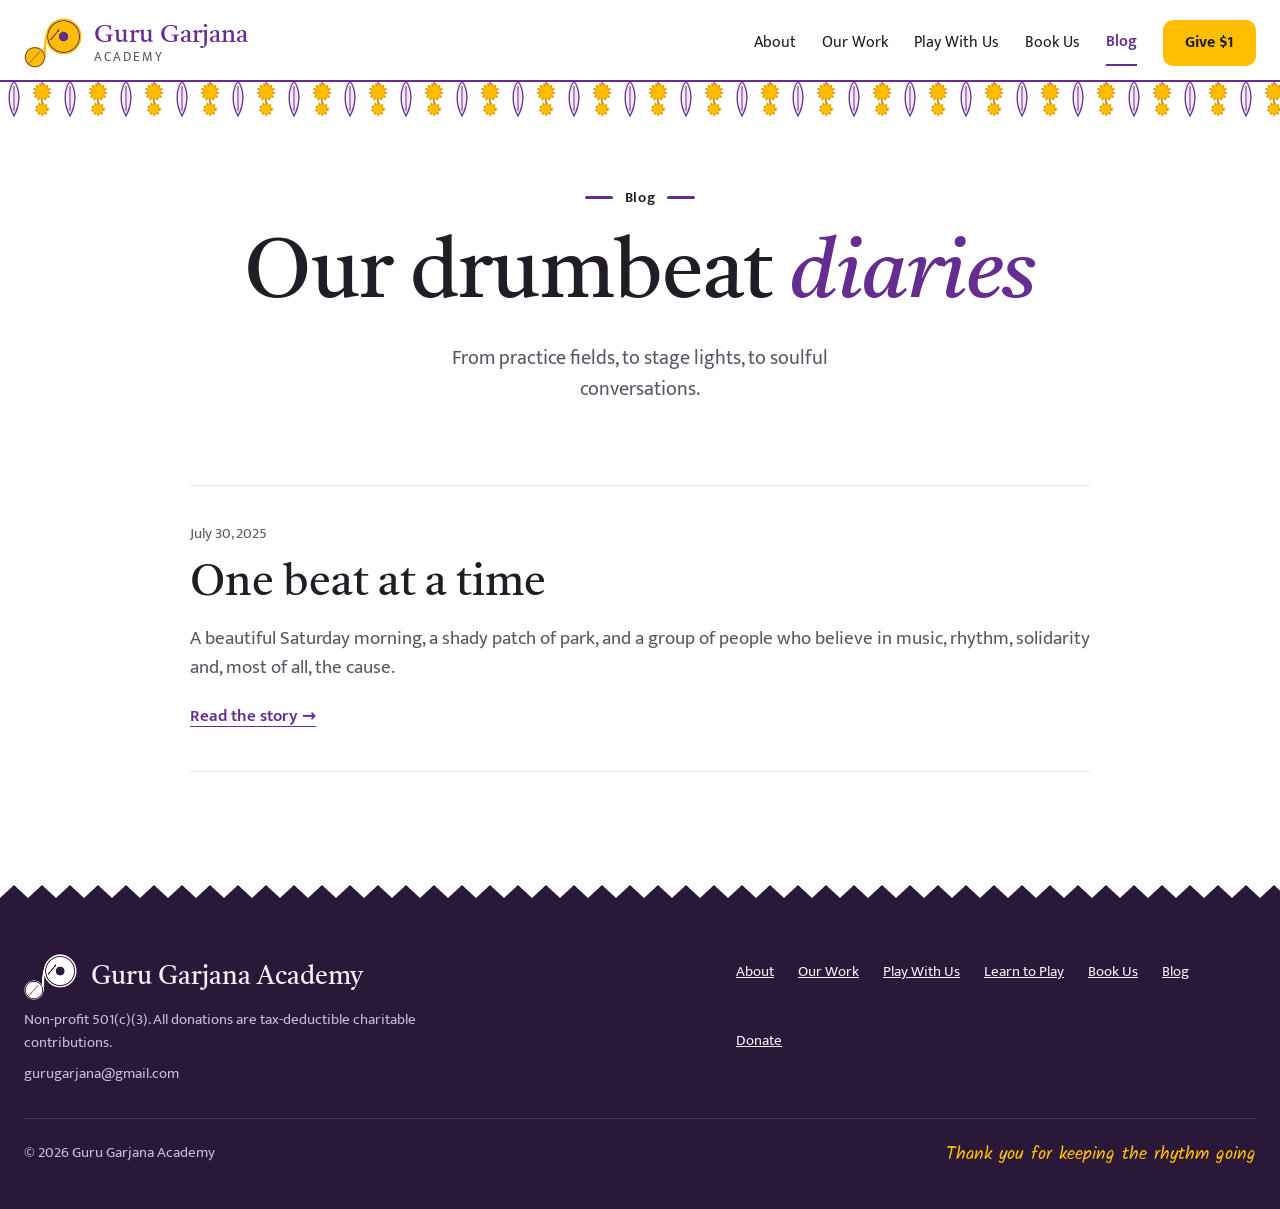
<file: blog.html>
<!doctype html>
<html lang="en">
<head>
<meta charset="utf-8">
<meta name="viewport" content="width=device-width, initial-scale=1">
<title>Blog | Guru Garjana Academy</title>
<meta name="description" content="Stories from Guru Garjana Academy: from practice fields, to stage lights, to soulful conversations.">
<meta name="theme-color" content="#662D91">
<link rel="canonical" href="https://gurugarjana.org/blog">
<meta property="og:type" content="website">
<meta property="og:site_name" content="Guru Garjana Academy">
<meta property="og:title" content="Our drumbeat diaries | Guru Garjana Academy">
<meta property="og:description" content="Stories from Guru Garjana Academy: from practice fields, to stage lights, to soulful conversations.">
<meta property="og:url" content="https://gurugarjana.org/blog">
<meta property="og:image" content="https://gurugarjana.org/assets/img/og-image.jpg">
<meta name="twitter:card" content="summary_large_image">
<link rel="icon" type="image/png" href="/assets/img/favicon-64.png">
<link rel="apple-touch-icon" href="/assets/img/apple-touch-icon.png">
<link rel="preconnect" href="https://fonts.googleapis.com">
<link rel="preconnect" href="https://fonts.gstatic.com" crossorigin>
<link rel="stylesheet" href="https://fonts.googleapis.com/css2?family=Tiro+Devanagari+Marathi:ital@0;1&amp;family=Mukta:wght@400;500;600;700&amp;family=Kalam:wght@400;700&amp;display=swap">
<link rel="stylesheet" href="/assets/css/styles.css">
</head>
<body>
<div style="font-family: 'Mukta', system-ui, sans-serif; color: #221C26; background: #FFFFFF; width: 100%; line-height: 1.55">

<!-- HEADER -->
<header style="background: #FFFFFF">
<nav aria-label="Main" style="max-width: 1240px; margin: 0 auto; padding: 18px 24px 10px; display: flex; flex-wrap: wrap; align-items: center; justify-content: space-between; gap: 16px">
<a href="/" style="display: flex; align-items: center; gap: 12px; text-decoration: none; color: #221C26">
<img src="/assets/img/logo-colour.png" alt="" style="height: 50px; width: auto; display: block">
<span style="display: flex; flex-direction: column; line-height: 1.1">
<span style="font-family: 'Tiro Devanagari Marathi', Georgia, serif; font-size: 25px; color: var(--play)">Guru Garjana</span>
<span style="font-size: 13px; letter-spacing: .16em; text-transform: uppercase; color: #5E5566">Academy</span>
</span>
</a>
<div style="display: flex; flex-wrap: wrap; align-items: center; gap: 4px 26px; font-size: 16px">
<a href="/about-us" style="color: #221C26; text-decoration: none; padding: 10px 0">About</a>
<a href="/our-work" style="color: #221C26; text-decoration: none; padding: 10px 0">Our Work</a>
<a href="/bootstrapping" style="color: #221C26; text-decoration: none; padding: 10px 0">Play With Us</a>
<a href="/book-us" style="color: #221C26; text-decoration: none; padding: 10px 0">Book Us</a>
<a href="/blog" aria-current="page" style="color: var(--play); font-weight: 600; text-decoration: none; padding: 10px 0; border-bottom: 2px solid var(--play)">Blog</a>
<a href="/1dollar" style="background: var(--serve); color: #221C26; text-decoration: none; font-weight: 700; padding: 11px 22px; border-radius: 10px">Give $1</a>
</div>
</nav>
</header>

<!-- TORAN -->
<svg width="100%" height="44" aria-hidden="true" style="display: block">
<defs>
<pattern id="toranA" width="56" height="44" patternUnits="userSpaceOnUse">
<path d="M14 3 C 7 13, 8 27, 14 38 C 20 27, 21 13, 14 3 Z" fill="#F4ECF8" stroke="#662D91" stroke-width="1.3"></path>
<path d="M14 8 L14 33" stroke="#662D91" stroke-width="1"></path>
<path d="M42 3 L42 30" stroke="#662D91" stroke-width="1"></path>
<circle cx="42" cy="14" r="7.5" fill="#FFBF00" stroke="#E0A100" stroke-width="3" stroke-dasharray="2 1.6"></circle>
<circle cx="42" cy="31" r="5.5" fill="#FFBF00" stroke="#E0A100" stroke-width="2.5" stroke-dasharray="2 1.6"></circle>
</pattern>
</defs>
<rect x="0" y="0" width="100%" height="44" fill="url(#toranA)"></rect>
<line x1="0" y1="3" x2="100%" y2="3" stroke="#662D91" stroke-width="2"></line>
</svg>

<main>
<!-- HERO (play) -->
<section style="max-width: 900px; margin: 0 auto; padding: 64px 24px 56px; display: flex; flex-direction: column; align-items: center; gap: 22px; text-align: center">
<div style="display: flex; align-items: center; gap: 12px; font-size: 15px; font-weight: 600; letter-spacing: .04em"><span aria-hidden="true" style="width: 28px; height: 3px; border-radius: 2px; background: var(--play)"></span>Blog<span aria-hidden="true" style="width: 28px; height: 3px; border-radius: 2px; background: var(--play)"></span></div>
<h1 style="margin: 0; font-family: 'Tiro Devanagari Marathi', Georgia, serif; font-weight: 400; font-size: clamp(46px, 6.6vw, 88px); line-height: 1.06; letter-spacing: -.01em; text-wrap: balance">Our drumbeat <em style="color: var(--play)">diaries</em></h1>
<p style="margin: 0; font-size: 20px; color: #5E5566; max-width: 40ch">From practice fields, to stage lights, to soulful conversations.</p>
</section>

<!-- POSTS -->
<section style="max-width: 900px; margin: 0 auto; padding: 24px 24px 112px; display: flex; flex-direction: column">
<article style="border-top: 1px solid #E7E1EA; border-bottom: 1px solid #E7E1EA; padding: 36px 0; display: flex; flex-direction: column; gap: 14px">
<div style="font-size: 15px; color: #5E5566"><time datetime="2025-07-30">July 30, 2025</time></div>
<h2 style="margin: 0; font-family: 'Tiro Devanagari Marathi', Georgia, serif; font-weight: 400; font-size: clamp(32px, 3.6vw, 44px); line-height: 1.15"><a href="/blog/one-beat-at-a-time" style="color: #221C26; text-decoration: none">One beat at a time</a></h2>
<p style="margin: 0; font-size: 19px; color: #5E5566">A beautiful Saturday morning, a shady patch of park, and a group of people who believe in music, rhythm, solidarity and, most of all, the cause.</p>
<a href="/blog/one-beat-at-a-time" style="align-self: flex-start; color: var(--play); font-weight: 600; font-size: 17px; text-underline-offset: 5px; padding: 6px 0" aria-label="Read One beat at a time">Read the story →</a>
</article>
</section>
</main>

<!-- CLOSING -->
<svg width="100%" height="14" aria-hidden="true" style="display: block">
<defs>
<pattern id="templeA" width="28" height="14" patternUnits="userSpaceOnUse"><path d="M0 14 L14 1 L28 14 Z" fill="#2A1838"></path></pattern>
</defs>
<rect x="0" y="0" width="100%" height="14" fill="url(#templeA)"></rect>
</svg>

<!-- FOOTER -->
<footer style="background: #2A1838; color: #F4EEF8">
<div style="max-width: 1240px; margin: 0 auto; padding: 56px 24px 40px; display: flex; flex-wrap: wrap; justify-content: space-between; gap: 32px; font-size: 15px">
<div style="display: flex; flex-direction: column; gap: 8px; max-width: 420px">
<div style="display: flex; align-items: center; gap: 14px"><img src="/assets/img/logo-white.png" alt="" style="height: 46px; width: auto; display: block"><span style="font-family: 'Tiro Devanagari Marathi', Georgia, serif; font-size: 26px">Guru Garjana Academy</span></div>
<div style="color: #C9BBD4">Non-profit 501(c)(3). All donations are tax-deductible charitable contributions.</div>
<div style="color: #C9BBD4">gurugarjana@gmail.com</div>
</div>
<div style="display: flex; flex-wrap: wrap; gap: 6px 24px; align-items: flex-start; max-width: 520px">
<a href="/about-us" style="color: #F4EEF8; padding: 6px 0">About</a>
<a href="/our-work" style="color: #F4EEF8; padding: 6px 0">Our Work</a>
<a href="/#join" style="color: #F4EEF8; padding: 6px 0">Play With Us</a>
<a href="/bootstrapping" style="color: #F4EEF8; padding: 6px 0">Learn to Play</a>
<a href="/book-us" style="color: #F4EEF8; padding: 6px 0">Book Us</a>
<a href="/blog" style="color: #F4EEF8; padding: 6px 0">Blog</a>
<a href="/1dollar" style="color: #F4EEF8; padding: 6px 0">Donate</a>
</div>
<div style="width: 100%; display: flex; flex-wrap: wrap; justify-content: space-between; gap: 8px; border-top: 1px solid #45304F; padding-top: 22px; color: #C9BBD4">
<span>© 2026 Guru Garjana Academy</span>
<span style="font-family: 'Kalam', cursive; font-size: 18px; color: var(--serve)">Thank you for keeping the rhythm going</span>
</div>
</div>
</footer>
</div>
</body>
</html>
</file>
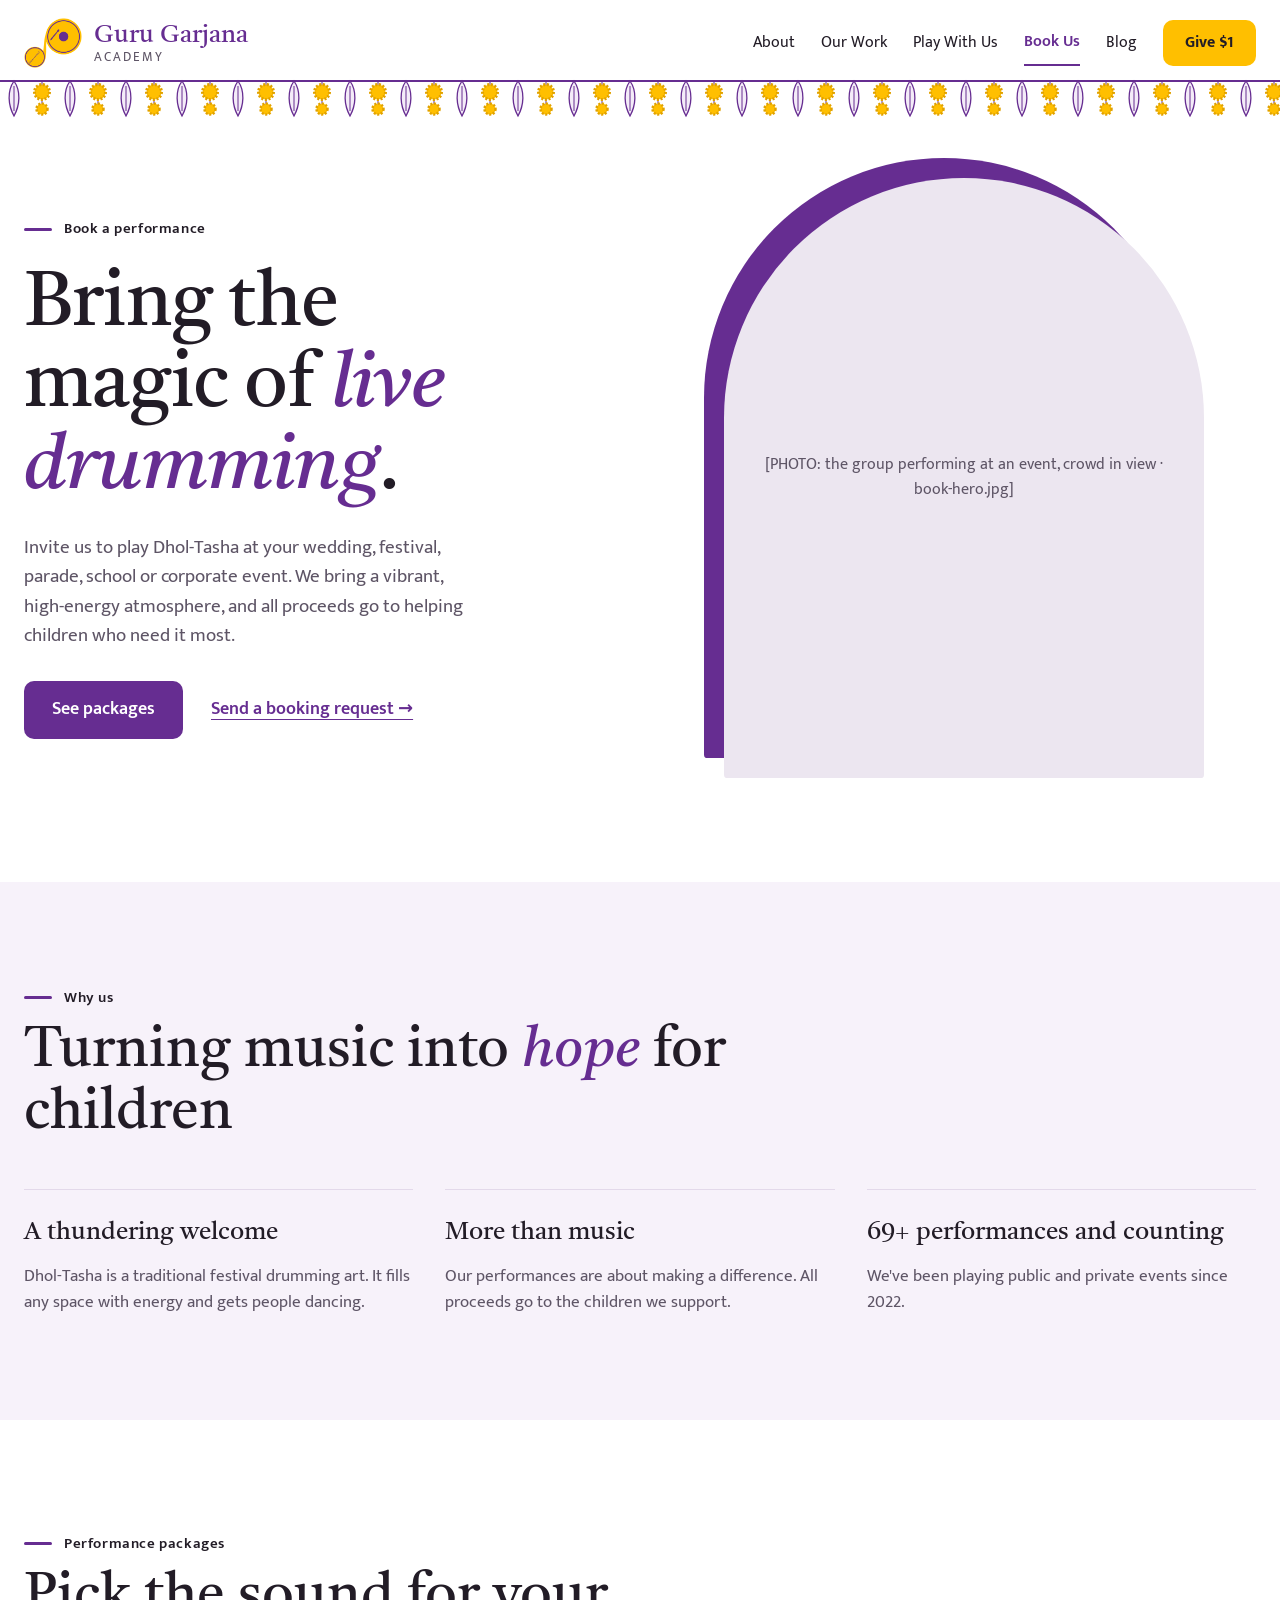
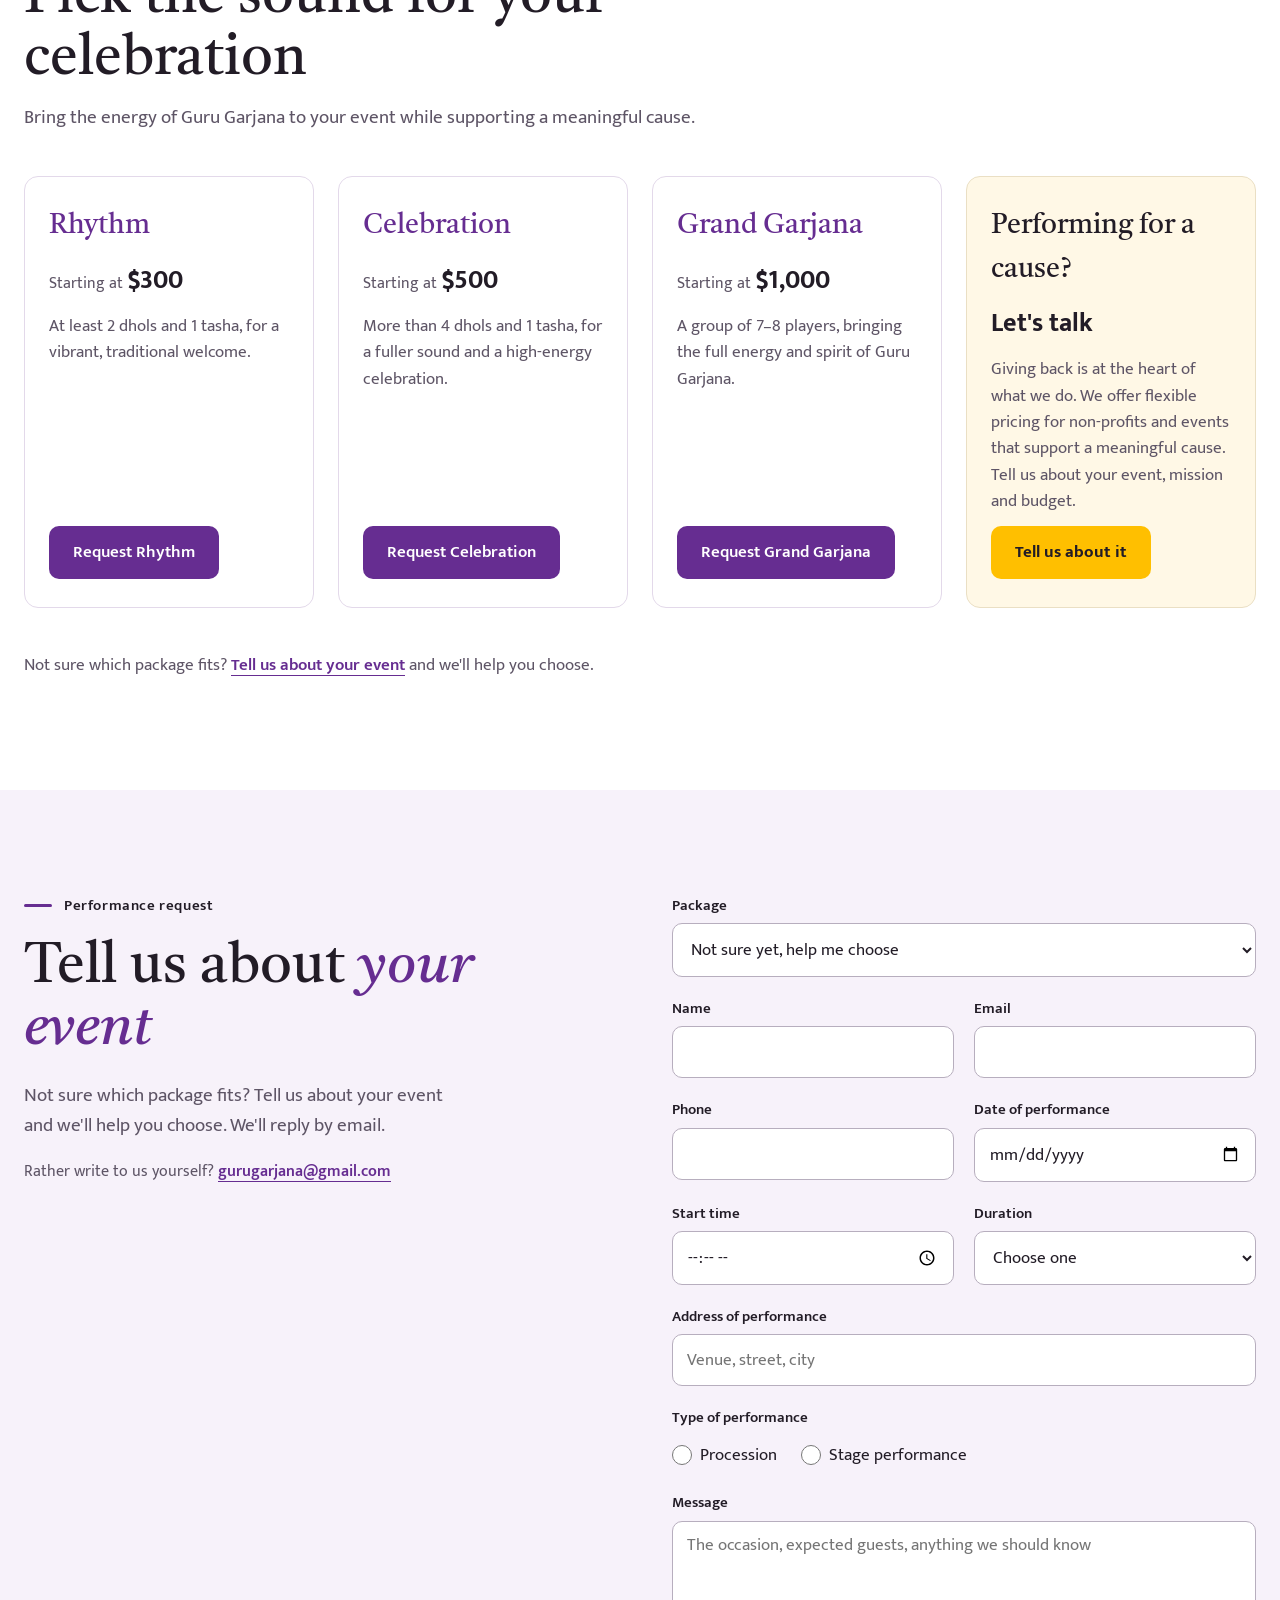
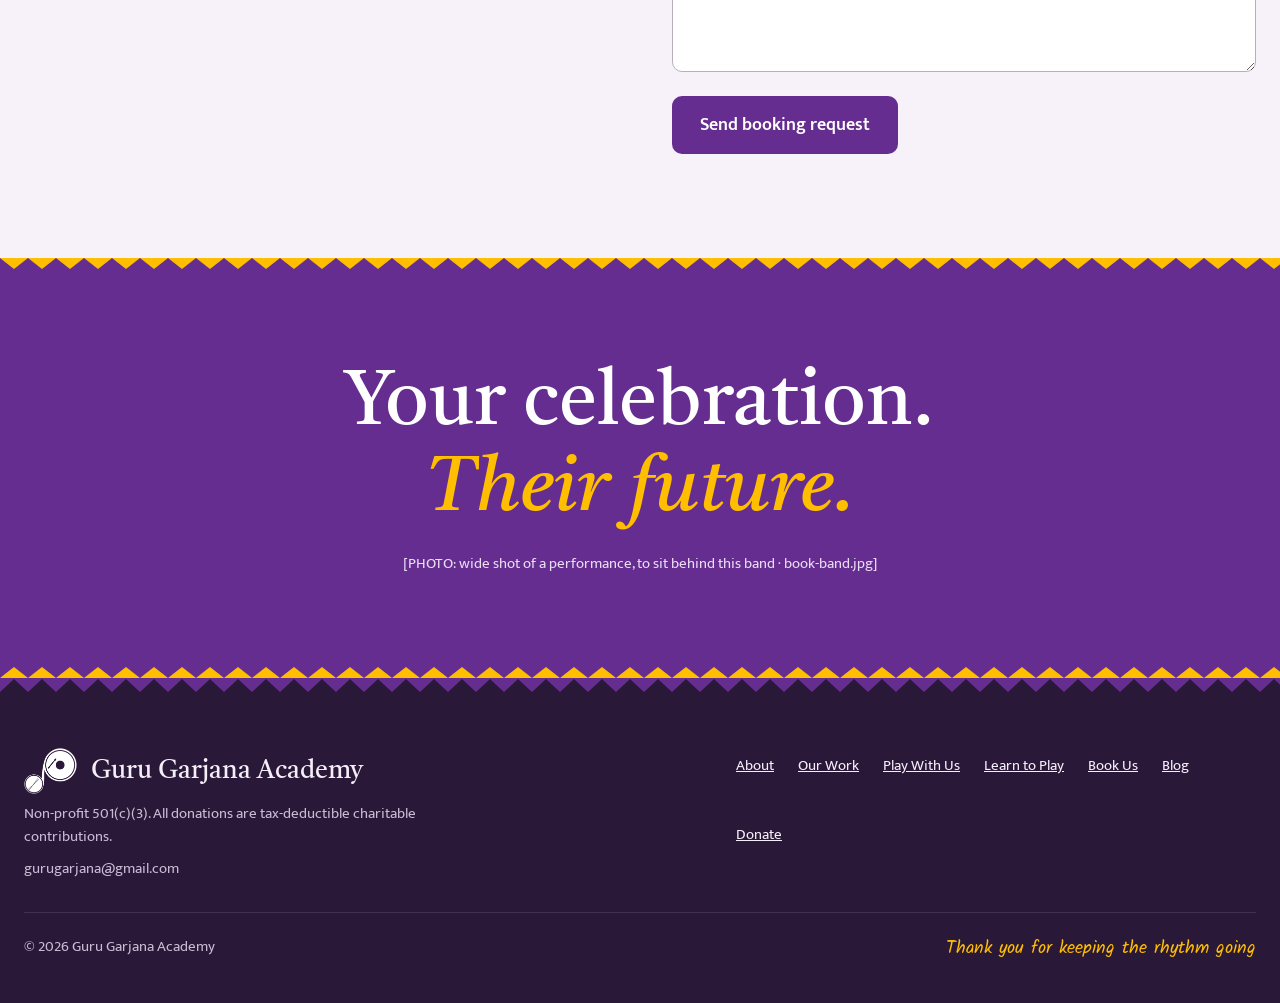
<file: book-us.html>
<!doctype html>
<html lang="en">
<head>
<meta charset="utf-8">
<meta name="viewport" content="width=device-width, initial-scale=1">
<title>Book us | Guru Garjana Academy</title>
<meta name="description" content="Book live Dhol-Tasha drumming for your wedding, festival, parade, school or corporate event. Packages from $300, and every booking supports children in need.">
<meta name="theme-color" content="#662D91">
<link rel="canonical" href="https://gurugarjana.org/book-us">
<meta property="og:type" content="website">
<meta property="og:site_name" content="Guru Garjana Academy">
<meta property="og:title" content="Book live Dhol-Tasha drumming | Guru Garjana Academy">
<meta property="og:description" content="Book live Dhol-Tasha drumming for your wedding, festival, parade, school or corporate event. Packages from $300, and every booking supports children in need.">
<meta property="og:url" content="https://gurugarjana.org/book-us">
<meta property="og:image" content="https://gurugarjana.org/assets/img/og-image.jpg">
<meta name="twitter:card" content="summary_large_image">
<link rel="icon" type="image/png" href="/assets/img/favicon-64.png">
<link rel="apple-touch-icon" href="/assets/img/apple-touch-icon.png">
<link rel="preconnect" href="https://fonts.googleapis.com">
<link rel="preconnect" href="https://fonts.gstatic.com" crossorigin>
<link rel="stylesheet" href="https://fonts.googleapis.com/css2?family=Tiro+Devanagari+Marathi:ital@0;1&amp;family=Mukta:wght@400;500;600;700&amp;family=Kalam:wght@400;700&amp;display=swap">
<link rel="stylesheet" href="/assets/css/styles.css">
</head>
<body>
<div style="font-family: 'Mukta', system-ui, sans-serif; color: #221C26; background: #FFFFFF; width: 100%; line-height: 1.55">

<!-- HEADER -->
<header style="background: #FFFFFF">
<nav aria-label="Main" style="max-width: 1240px; margin: 0 auto; padding: 18px 24px 10px; display: flex; flex-wrap: wrap; align-items: center; justify-content: space-between; gap: 16px">
<a href="/" style="display: flex; align-items: center; gap: 12px; text-decoration: none; color: #221C26">
<img src="/assets/img/logo-colour.png" alt="" style="height: 50px; width: auto; display: block">
<span style="display: flex; flex-direction: column; line-height: 1.1">
<span style="font-family: 'Tiro Devanagari Marathi', Georgia, serif; font-size: 25px; color: var(--play)">Guru Garjana</span>
<span style="font-size: 13px; letter-spacing: .16em; text-transform: uppercase; color: #5E5566">Academy</span>
</span>
</a>
<div style="display: flex; flex-wrap: wrap; align-items: center; gap: 4px 26px; font-size: 16px">
<a href="/about-us" style="color: #221C26; text-decoration: none; padding: 10px 0">About</a>
<a href="/our-work" style="color: #221C26; text-decoration: none; padding: 10px 0">Our Work</a>
<a href="/bootstrapping" style="color: #221C26; text-decoration: none; padding: 10px 0">Play With Us</a>
<a href="/book-us" aria-current="page" style="color: var(--play); font-weight: 600; text-decoration: none; padding: 10px 0; border-bottom: 2px solid var(--play)">Book Us</a>
<a href="/blog" style="color: #221C26; text-decoration: none; padding: 10px 0">Blog</a>
<a href="/1dollar" style="background: var(--serve); color: #221C26; text-decoration: none; font-weight: 700; padding: 11px 22px; border-radius: 10px">Give $1</a>
</div>
</nav>
</header>

<!-- TORAN -->
<svg width="100%" height="44" aria-hidden="true" style="display: block">
<defs>
<pattern id="toranA" width="56" height="44" patternUnits="userSpaceOnUse">
<path d="M14 3 C 7 13, 8 27, 14 38 C 20 27, 21 13, 14 3 Z" fill="#F4ECF8" stroke="#662D91" stroke-width="1.3"></path>
<path d="M14 8 L14 33" stroke="#662D91" stroke-width="1"></path>
<path d="M42 3 L42 30" stroke="#662D91" stroke-width="1"></path>
<circle cx="42" cy="14" r="7.5" fill="#FFBF00" stroke="#E0A100" stroke-width="3" stroke-dasharray="2 1.6"></circle>
<circle cx="42" cy="31" r="5.5" fill="#FFBF00" stroke="#E0A100" stroke-width="2.5" stroke-dasharray="2 1.6"></circle>
</pattern>
</defs>
<rect x="0" y="0" width="100%" height="44" fill="url(#toranA)"></rect>
<line x1="0" y1="3" x2="100%" y2="3" stroke="#662D91" stroke-width="2"></line>
</svg>

<main>
<!-- HERO (play) -->
<section style="max-width: 1240px; margin: 0 auto; padding: 56px 24px 104px; display: grid; grid-template-columns: repeat(auto-fit, minmax(min(100%, 440px), 1fr)); gap: 64px; align-items: center">
<div style="display: flex; flex-direction: column; gap: 24px">
<div style="display: flex; align-items: center; gap: 12px; font-size: 15px; font-weight: 600; letter-spacing: .04em"><span aria-hidden="true" style="width: 28px; height: 3px; border-radius: 2px; background: var(--play)"></span>Book a performance</div>
<h1 style="margin: 0; font-family: 'Tiro Devanagari Marathi', Georgia, serif; font-weight: 400; font-size: clamp(46px, 6vw, 82px); line-height: 1.06; letter-spacing: -.01em; text-wrap: balance">Bring the magic of <em style="color: var(--play)">live drumming</em>.</h1>
<p style="margin: 0; font-size: 19px; color: #5E5566; max-width: 42ch">Invite us to play Dhol-Tasha at your wedding, festival, parade, school or corporate event. We bring a vibrant, high-energy atmosphere, and all proceeds go to helping children who need it most.</p>
<div style="display: flex; flex-wrap: wrap; align-items: center; gap: 14px 28px; padding-top: 6px">
<a href="#packages" style="background: var(--play); color: #FFFFFF; text-decoration: none; font-weight: 600; font-size: 18px; padding: 15px 28px; border-radius: 10px">See packages</a>
<a href="#request" style="color: var(--play); font-weight: 600; font-size: 18px; text-underline-offset: 5px; padding: 12px 0">Send a booking request →</a>
</div>
</div>
<div style="position: relative; width: 100%; max-width: 480px; justify-self: center">
<div aria-hidden="true" style="position: absolute; top: -20px; left: -20px; width: 100%; aspect-ratio: 4 / 5; background: var(--play); border-radius: 999px 999px 14px 14px"></div>
<div class="ph" style="width: 100%; aspect-ratio: 4 / 5; border-radius: 999px 999px 14px 14px; justify-content: center; align-items: center; text-align: center; padding: 24px; color: #5E5566; font-size: 16px">[PHOTO: the group performing at an event, crowd in view · book-hero.jpg]</div>
</div>
</section>

<!-- WHY US (play) -->
<section style="background: #F7F2FA">
<div style="max-width: 1240px; margin: 0 auto; padding: 104px 24px; display: flex; flex-direction: column; gap: 44px">
<div style="display: flex; flex-direction: column; gap: 12px; max-width: 760px">
<div style="display: flex; align-items: center; gap: 12px; font-size: 15px; font-weight: 600; letter-spacing: .04em"><span aria-hidden="true" style="width: 28px; height: 3px; border-radius: 2px; background: var(--play)"></span>Why us</div>
<h2 style="margin: 0; font-family: 'Tiro Devanagari Marathi', Georgia, serif; font-weight: 400; font-size: clamp(38px, 4.4vw, 60px); line-height: 1.1">Turning music into <em style="color: var(--play)">hope</em> for children</h2>
</div>
<div style="display: grid; grid-template-columns: repeat(auto-fit, minmax(min(100%, 280px), 1fr)); gap: 40px 32px">
<div style="border-top: 1px solid #E3D9EA; padding-top: 24px; display: flex; flex-direction: column; gap: 10px">
<h3 style="margin: 0; font-family: 'Tiro Devanagari Marathi', Georgia, serif; font-weight: 400; font-size: 25px">A thundering welcome</h3>
<p style="margin: 0; font-size: 17px; color: #5E5566">Dhol-Tasha is a traditional festival drumming art. It fills any space with energy and gets people dancing.</p>
</div>
<div style="border-top: 1px solid #E3D9EA; padding-top: 24px; display: flex; flex-direction: column; gap: 10px">
<h3 style="margin: 0; font-family: 'Tiro Devanagari Marathi', Georgia, serif; font-weight: 400; font-size: 25px">More than music</h3>
<p style="margin: 0; font-size: 17px; color: #5E5566">Our performances are about making a difference. All proceeds go to the children we support.</p>
</div>
<div style="border-top: 1px solid #E3D9EA; padding-top: 24px; display: flex; flex-direction: column; gap: 10px">
<h3 style="margin: 0; font-family: 'Tiro Devanagari Marathi', Georgia, serif; font-weight: 400; font-size: 25px">69+ performances and counting</h3>
<p style="margin: 0; font-size: 17px; color: #5E5566">We've been playing public and private events since 2022.</p>
</div>
</div>
</div>
</section>

<!-- PACKAGES (play) -->
<section id="packages" style="max-width: 1240px; margin: 0 auto; padding: 112px 24px; display: flex; flex-direction: column; gap: 44px">
<div style="display: flex; flex-direction: column; gap: 12px; max-width: 760px">
<div style="display: flex; align-items: center; gap: 12px; font-size: 15px; font-weight: 600; letter-spacing: .04em"><span aria-hidden="true" style="width: 28px; height: 3px; border-radius: 2px; background: var(--play)"></span>Performance packages</div>
<h2 style="margin: 0; font-family: 'Tiro Devanagari Marathi', Georgia, serif; font-weight: 400; font-size: clamp(38px, 4.4vw, 60px); line-height: 1.1">Pick the sound for your celebration</h2>
<p style="margin: 0; font-size: 19px; color: #5E5566">Bring the energy of Guru Garjana to your event while supporting a meaningful cause.</p>
</div>
<div style="display: grid; grid-template-columns: repeat(auto-fit, minmax(min(100%, 250px), 1fr)); gap: 24px">
<div style="border: 1.5px solid #E3D9EA; border-radius: 14px; padding: 28px 24px; display: flex; flex-direction: column; gap: 12px">
<h3 style="margin: 0; font-family: 'Tiro Devanagari Marathi', Georgia, serif; font-weight: 400; font-size: 28px; color: var(--play)">Rhythm</h3>
<div style="font-size: 16px; color: #5E5566">Starting at <strong style="font-size: 26px; color: #221C26">$300</strong></div>
<p style="margin: 0; font-size: 17px; color: #5E5566; flex: 1">At least 2 dhols and 1 tasha, for a vibrant, traditional welcome.</p>
<a href="?package=rhythm#request" data-package="rhythm" style="align-self: flex-start; background: var(--play); color: #FFFFFF; text-decoration: none; font-weight: 600; font-size: 17px; padding: 13px 24px; border-radius: 10px">Request Rhythm</a>
</div>
<div style="border: 1.5px solid #E3D9EA; border-radius: 14px; padding: 28px 24px; display: flex; flex-direction: column; gap: 12px">
<h3 style="margin: 0; font-family: 'Tiro Devanagari Marathi', Georgia, serif; font-weight: 400; font-size: 28px; color: var(--play)">Celebration</h3>
<div style="font-size: 16px; color: #5E5566">Starting at <strong style="font-size: 26px; color: #221C26">$500</strong></div>
<p style="margin: 0; font-size: 17px; color: #5E5566; flex: 1">More than 4 dhols and 1 tasha, for a fuller sound and a high-energy celebration.</p>
<a href="?package=celebration#request" data-package="celebration" style="align-self: flex-start; background: var(--play); color: #FFFFFF; text-decoration: none; font-weight: 600; font-size: 17px; padding: 13px 24px; border-radius: 10px">Request Celebration</a>
</div>
<div style="border: 1.5px solid #E3D9EA; border-radius: 14px; padding: 28px 24px; display: flex; flex-direction: column; gap: 12px">
<h3 style="margin: 0; font-family: 'Tiro Devanagari Marathi', Georgia, serif; font-weight: 400; font-size: 28px; color: var(--play)">Grand Garjana</h3>
<div style="font-size: 16px; color: #5E5566">Starting at <strong style="font-size: 26px; color: #221C26">$1,000</strong></div>
<p style="margin: 0; font-size: 17px; color: #5E5566; flex: 1">A group of 7–8 players, bringing the full energy and spirit of Guru Garjana.</p>
<a href="?package=grand-garjana#request" data-package="grand-garjana" style="align-self: flex-start; background: var(--play); color: #FFFFFF; text-decoration: none; font-weight: 600; font-size: 17px; padding: 13px 24px; border-radius: 10px">Request Grand Garjana</a>
</div>
<div style="background: #FFF8E6; border: 1.5px solid #EADFC4; border-radius: 14px; padding: 28px 24px; display: flex; flex-direction: column; gap: 12px">
<h3 style="margin: 0; font-family: 'Tiro Devanagari Marathi', Georgia, serif; font-weight: 400; font-size: 28px">Performing for a cause?</h3>
<div style="font-size: 16px; color: #5E5566"><strong style="font-size: 26px; color: #221C26">Let's talk</strong></div>
<p style="margin: 0; font-size: 17px; color: #5E5566; flex: 1">Giving back is at the heart of what we do. We offer flexible pricing for non-profits and events that support a meaningful cause. Tell us about your event, mission and budget.</p>
<a href="?package=cause#request" data-package="cause" style="align-self: flex-start; background: var(--serve); color: #221C26; text-decoration: none; font-weight: 700; font-size: 17px; padding: 13px 24px; border-radius: 10px">Tell us about it</a>
</div>
</div>
<p style="margin: 0; font-size: 17px; color: #5E5566">Not sure which package fits? <a href="?package=not-sure#request" data-package="not-sure" style="color: var(--play); font-weight: 600; text-underline-offset: 5px">Tell us about your event</a> and we'll help you choose.</p>
</section>

<!-- BOOKING REQUEST FORM (play) -->
<section id="request" style="background: #F7F2FA; scroll-margin-top: 16px">
<div style="max-width: 1240px; margin: 0 auto; padding: 104px 24px; display: grid; grid-template-columns: repeat(auto-fit, minmax(min(100%, 380px), 1fr)); gap: 48px 64px; align-items: start">
<div style="display: flex; flex-direction: column; gap: 20px">
<div style="display: flex; align-items: center; gap: 12px; font-size: 15px; font-weight: 600; letter-spacing: .04em"><span aria-hidden="true" style="width: 28px; height: 3px; border-radius: 2px; background: var(--play)"></span>Performance request</div>
<h2 style="margin: 0; font-family: 'Tiro Devanagari Marathi', Georgia, serif; font-weight: 400; font-size: clamp(38px, 4.4vw, 60px); line-height: 1.1">Tell us about <em style="color: var(--play)">your event</em></h2>
<p style="margin: 0; font-size: 19px; color: #5E5566; max-width: 40ch">Not sure which package fits? Tell us about your event and we'll help you choose. We'll reply by email.</p>
<p style="margin: 0; font-size: 16px; color: #5E5566">Rather write to us yourself? <a href="mailto:gurugarjana@gmail.com?subject=Booking%20request%20for%20Guru%20Garjana" style="color: var(--play); font-weight: 600; text-underline-offset: 5px">gurugarjana@gmail.com</a></p>
</div>

<div>
<form id="booking-form" class="form" action="/api/book" method="post" novalidate>
<div class="form-grid">
<div class="field field--wide">
<label for="bf-package">Package</label>
<select id="bf-package" name="package" required>
<option value="not-sure">Not sure yet, help me choose</option>
<option value="rhythm">Rhythm · from $300</option>
<option value="celebration">Celebration · from $500</option>
<option value="grand-garjana">Grand Garjana · from $1,000</option>
<option value="cause">Performing for a cause</option>
</select>
</div>
<div class="field">
<label for="bf-name">Name</label>
<input id="bf-name" name="name" type="text" autocomplete="name" maxlength="200" required>
</div>
<div class="field">
<label for="bf-email">Email</label>
<input id="bf-email" name="email" type="email" autocomplete="email" maxlength="100" required>
</div>
<div class="field">
<label for="bf-phone">Phone</label>
<input id="bf-phone" name="phone" type="tel" autocomplete="tel" maxlength="30" required>
</div>
<div class="field">
<label for="bf-date">Date of performance</label>
<input id="bf-date" name="date" type="date" required>
</div>
<div class="field">
<label for="bf-time">Start time</label>
<input id="bf-time" name="time" type="time" required>
</div>
<div class="field">
<label for="bf-duration">Duration</label>
<select id="bf-duration" name="duration" required>
<option value="" selected disabled>Choose one</option>
<option>30 minutes</option>
<option>1 hour</option>
<option>More than 1 hour</option>
</select>
</div>
<div class="field field--wide">
<label for="bf-address">Address of performance</label>
<input id="bf-address" name="address" type="text" autocomplete="street-address" maxlength="300" placeholder="Venue, street, city" required>
</div>
<div class="field field--wide">
<span class="field-label" id="bf-type-label">Type of performance</span>
<div class="choices" role="radiogroup" aria-labelledby="bf-type-label">
<label class="choice"><input type="radio" name="type" value="Procession" required> Procession</label>
<label class="choice"><input type="radio" name="type" value="Stage performance"> Stage performance</label>
</div>
</div>
<div class="field field--wide">
<label for="bf-message">Message</label>
<textarea id="bf-message" name="message" rows="5" maxlength="1000" required placeholder="The occasion, expected guests, anything we should know"></textarea>
</div>
<div class="hp" aria-hidden="true">
<label for="bf-company">Company</label>
<input id="bf-company" name="company" type="text" tabindex="-1" autocomplete="off">
</div>
</div>
<p id="bf-error" class="form-error" role="alert" hidden></p>
<button type="submit" class="form-submit">Send booking request</button>
</form>
<div id="bf-sent" class="form-sent" role="status" tabindex="-1" hidden>
<div style="font-family: 'Tiro Devanagari Marathi', Georgia, serif; font-size: 32px; line-height: 1.2">Thank you! Your request is on its way.</div>
<p style="margin: 0; font-size: 18px; color: #5E5566">We'll get back to you by email soon. Every booking helps the children we support.</p>
</div>
</div>
</div>
</section>

<!-- PHOTO BAND -->
<section class="ph" aria-label="Every booking supports the mission." style="background-color: var(--play); min-height: 420px; justify-content: center; align-items: center; text-align: center; padding: 64px 24px">
<svg width="100%" height="12" aria-hidden="true" style="position: absolute; left: 0; top: 0; display: block">
<defs><pattern id="zariTop" width="28" height="12" patternUnits="userSpaceOnUse"><path d="M0 0 L14 11 L28 0 Z" fill="#FFBF00"></path></pattern></defs>
<rect x="0" y="0" width="100%" height="12" fill="url(#zariTop)"></rect>
</svg>
<svg width="100%" height="12" aria-hidden="true" style="position: absolute; left: 0; bottom: 0; display: block">
<defs><pattern id="zariBottom" width="28" height="12" patternUnits="userSpaceOnUse"><path d="M0 12 L14 1 L28 12 Z" fill="#FFBF00"></path></pattern></defs>
<rect x="0" y="0" width="100%" height="12" fill="url(#zariBottom)"></rect>
</svg>
<div style="font-family: 'Tiro Devanagari Marathi', Georgia, serif; font-size: clamp(42px, 6vw, 84px); line-height: 1.12; color: #FFFFFF">Your celebration.<br><em style="color: var(--serve)">Their future.</em></div>
<div style="font-size: 15px; color: #E9DDF2; padding-top: 18px">[PHOTO: wide shot of a performance, to sit behind this band · book-band.jpg]</div>
</section>
</main>

<!-- CLOSING: purple stage, gold action -->
<svg width="100%" height="14" aria-hidden="true" style="display: block; background: #662D91">
<defs>
<pattern id="templeA" width="28" height="14" patternUnits="userSpaceOnUse"><path d="M0 14 L14 1 L28 14 Z" fill="#2A1838"></path></pattern>
</defs>
<rect x="0" y="0" width="100%" height="14" fill="url(#templeA)"></rect>
</svg>

<!-- FOOTER -->
<footer style="background: #2A1838; color: #F4EEF8">
<div style="max-width: 1240px; margin: 0 auto; padding: 56px 24px 40px; display: flex; flex-wrap: wrap; justify-content: space-between; gap: 32px; font-size: 15px">
<div style="display: flex; flex-direction: column; gap: 8px; max-width: 420px">
<div style="display: flex; align-items: center; gap: 14px"><img src="/assets/img/logo-white.png" alt="" style="height: 46px; width: auto; display: block"><span style="font-family: 'Tiro Devanagari Marathi', Georgia, serif; font-size: 26px">Guru Garjana Academy</span></div>
<div style="color: #C9BBD4">Non-profit 501(c)(3). All donations are tax-deductible charitable contributions.</div>
<div style="color: #C9BBD4">gurugarjana@gmail.com</div>
</div>
<div style="display: flex; flex-wrap: wrap; gap: 6px 24px; align-items: flex-start; max-width: 520px">
<a href="/about-us" style="color: #F4EEF8; padding: 6px 0">About</a>
<a href="/our-work" style="color: #F4EEF8; padding: 6px 0">Our Work</a>
<a href="/#join" style="color: #F4EEF8; padding: 6px 0">Play With Us</a>
<a href="/bootstrapping" style="color: #F4EEF8; padding: 6px 0">Learn to Play</a>
<a href="/book-us" style="color: #F4EEF8; padding: 6px 0">Book Us</a>
<a href="/blog" style="color: #F4EEF8; padding: 6px 0">Blog</a>
<a href="/1dollar" style="color: #F4EEF8; padding: 6px 0">Donate</a>
</div>
<div style="width: 100%; display: flex; flex-wrap: wrap; justify-content: space-between; gap: 8px; border-top: 1px solid #45304F; padding-top: 22px; color: #C9BBD4">
<span>© 2026 Guru Garjana Academy</span>
<span style="font-family: 'Kalam', cursive; font-size: 18px; color: var(--serve)">Thank you for keeping the rhythm going</span>
</div>
</div>
</footer>
</div>
<script src="/assets/js/book.js" defer></script>
</body>
</html>
</file>
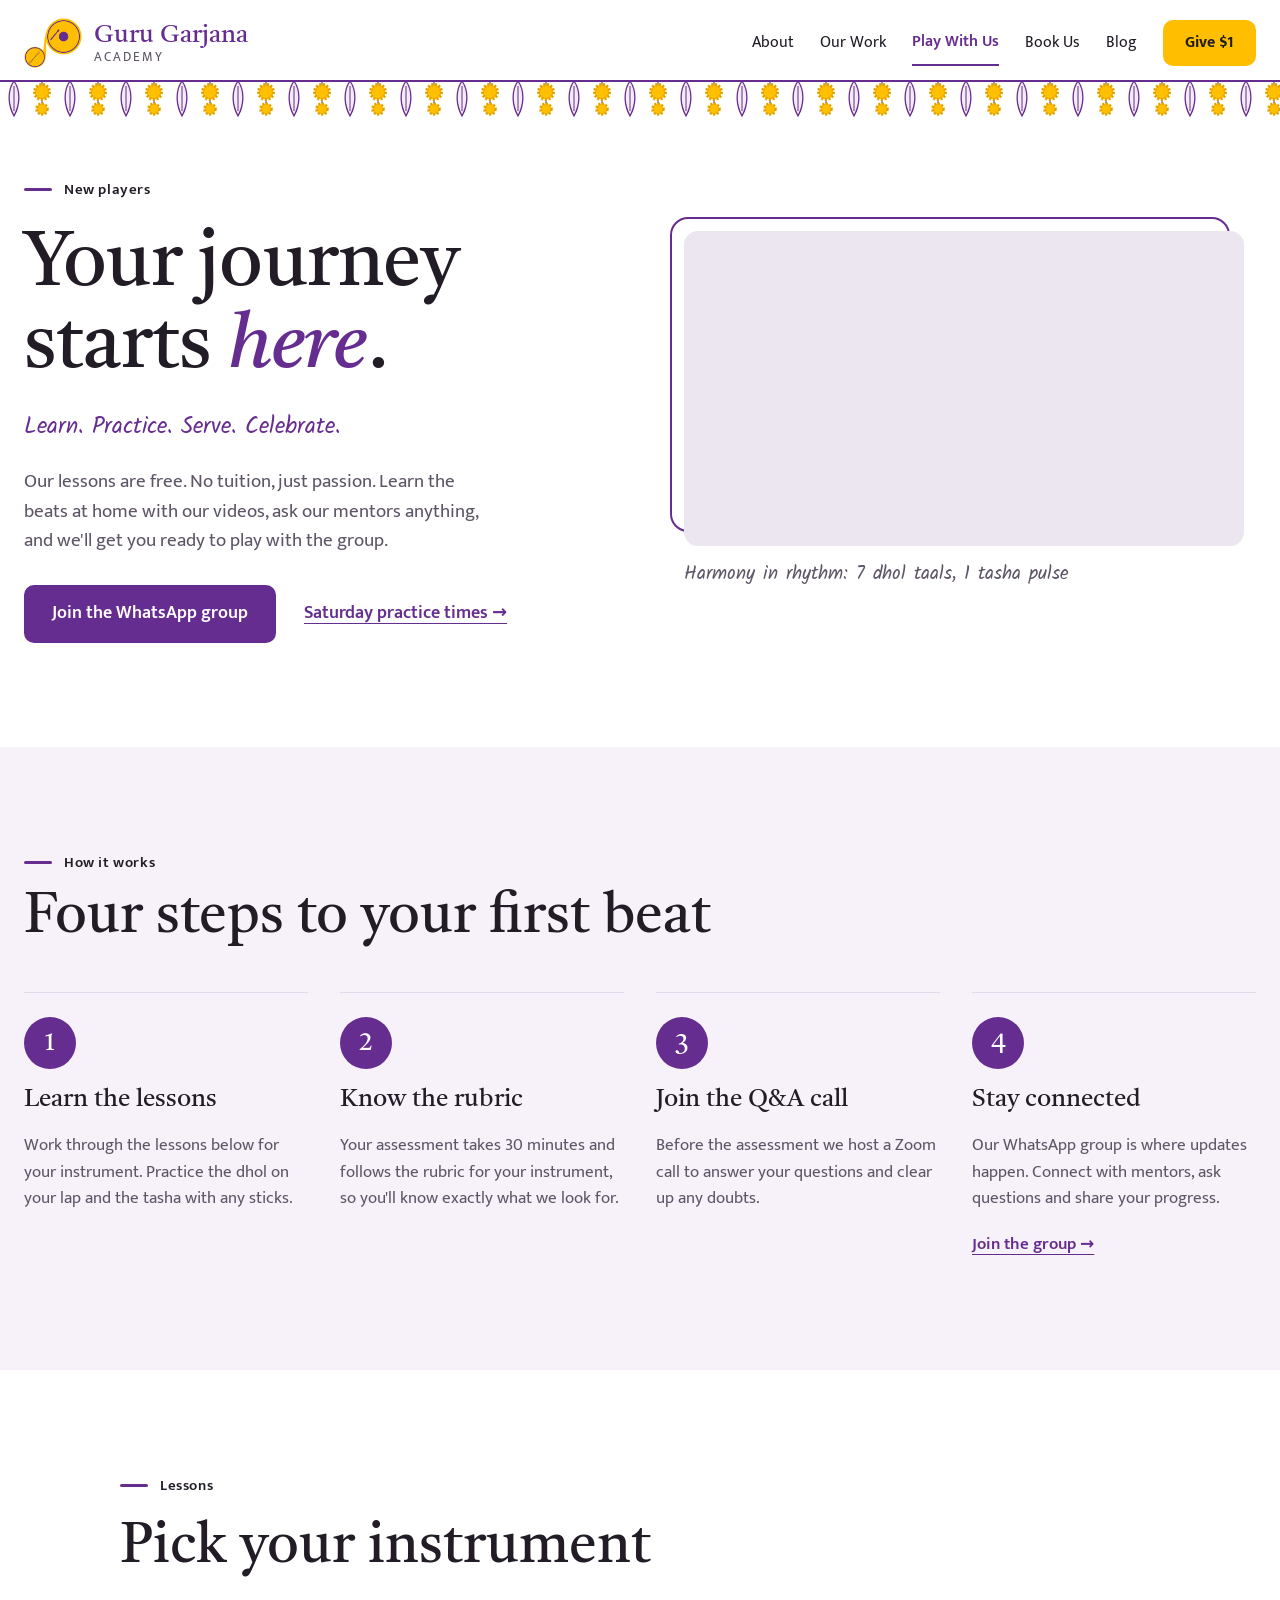
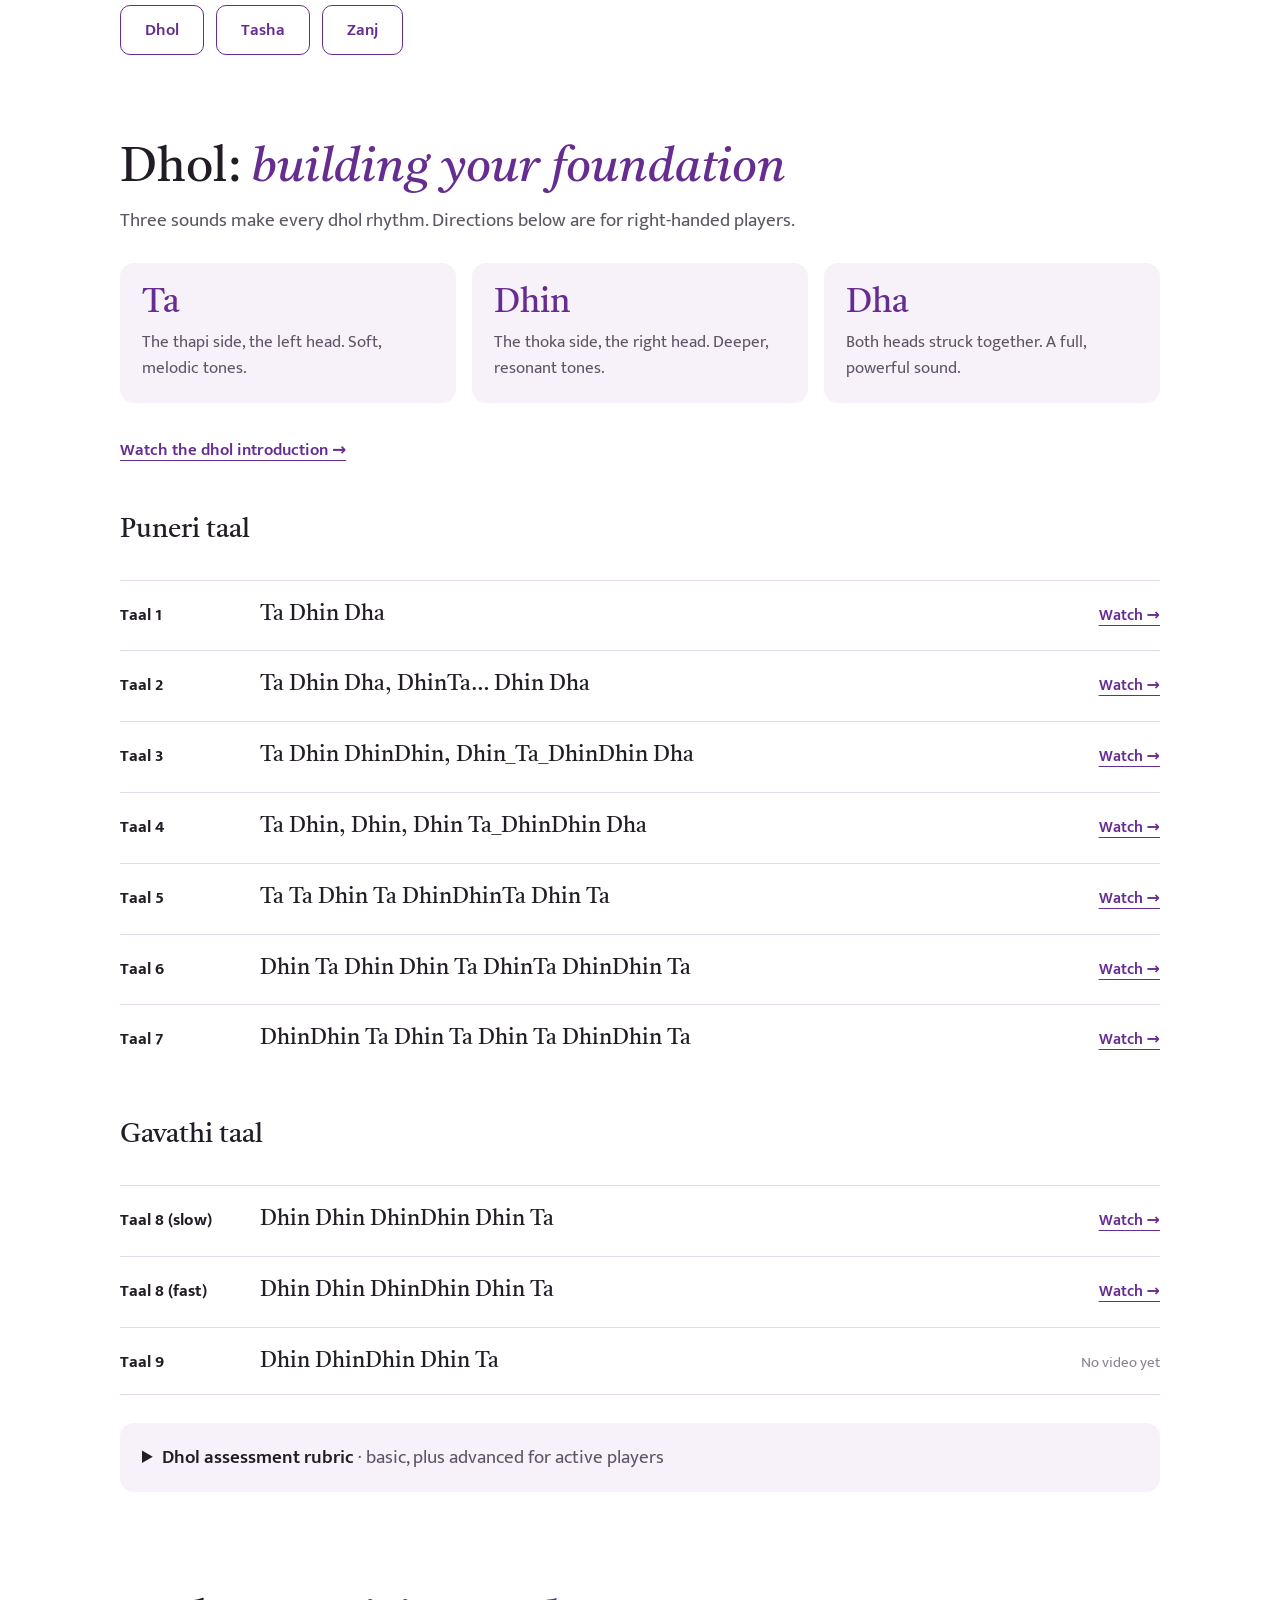
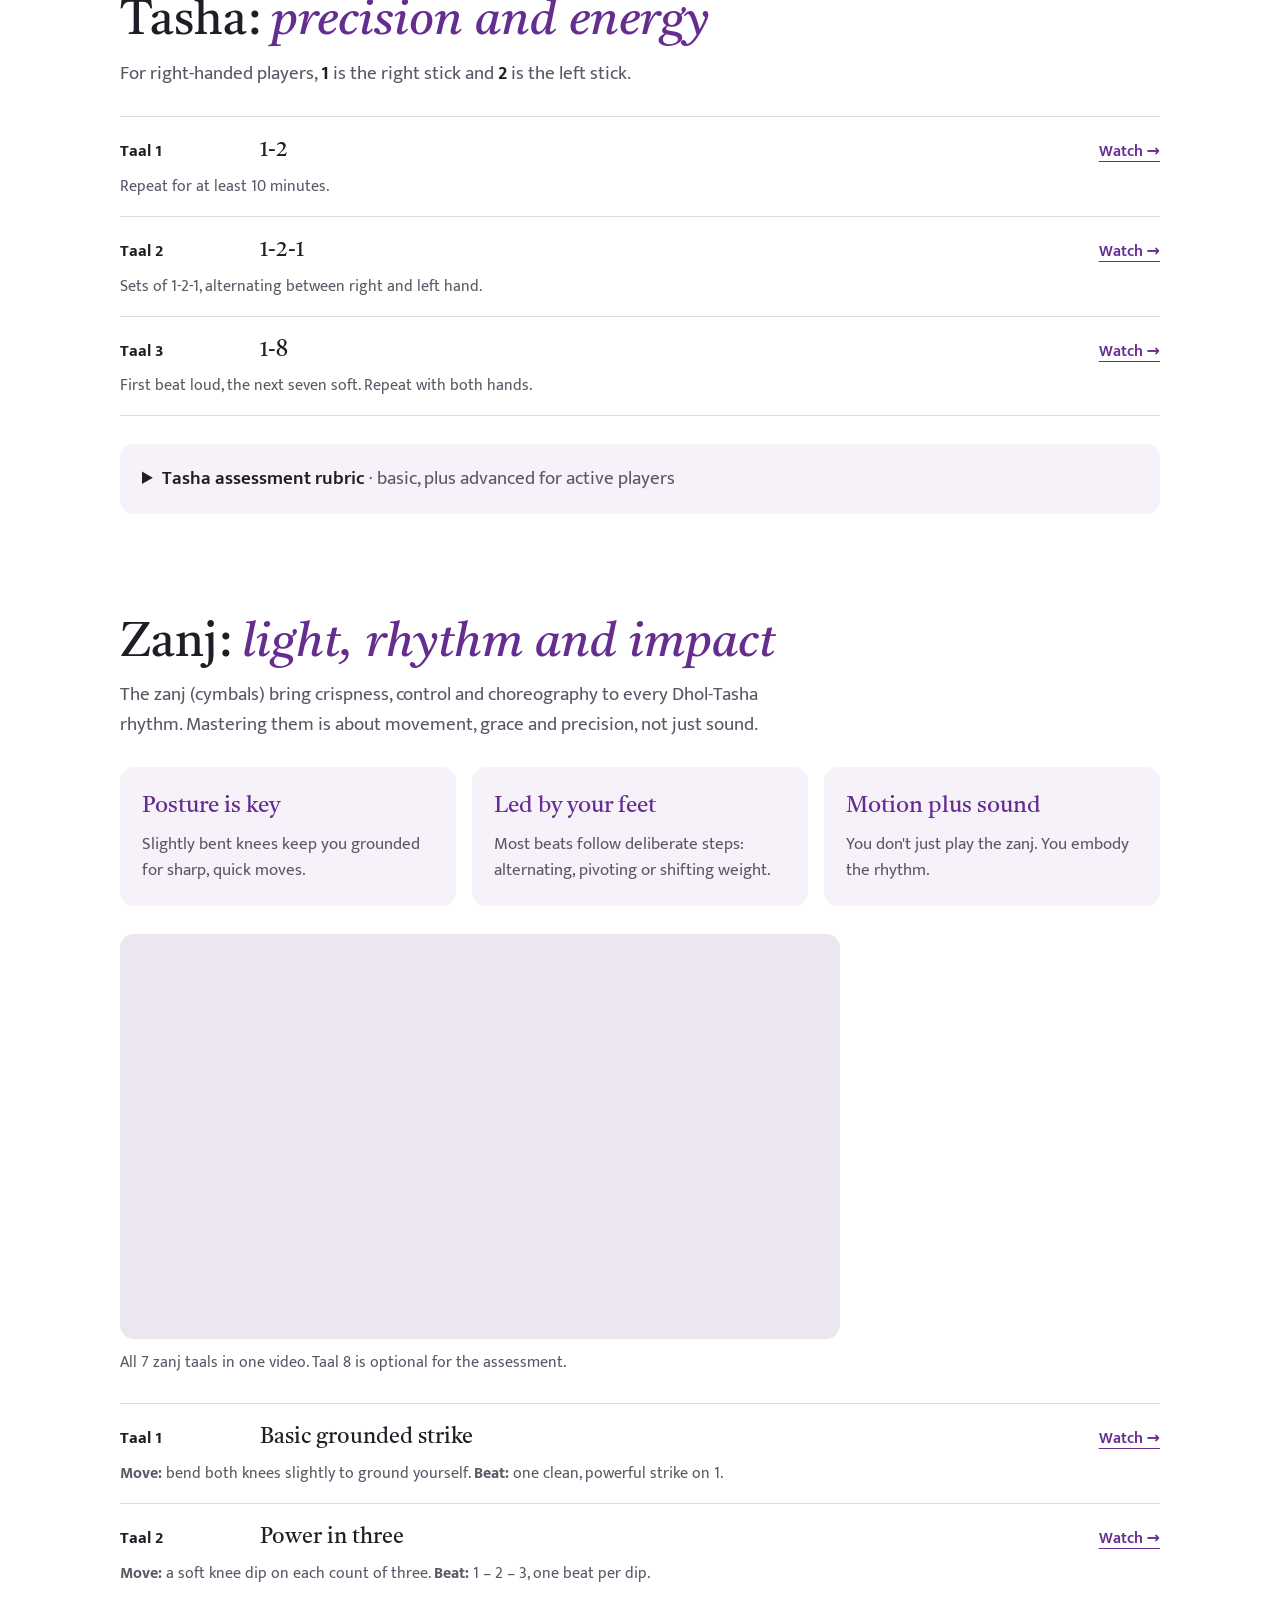
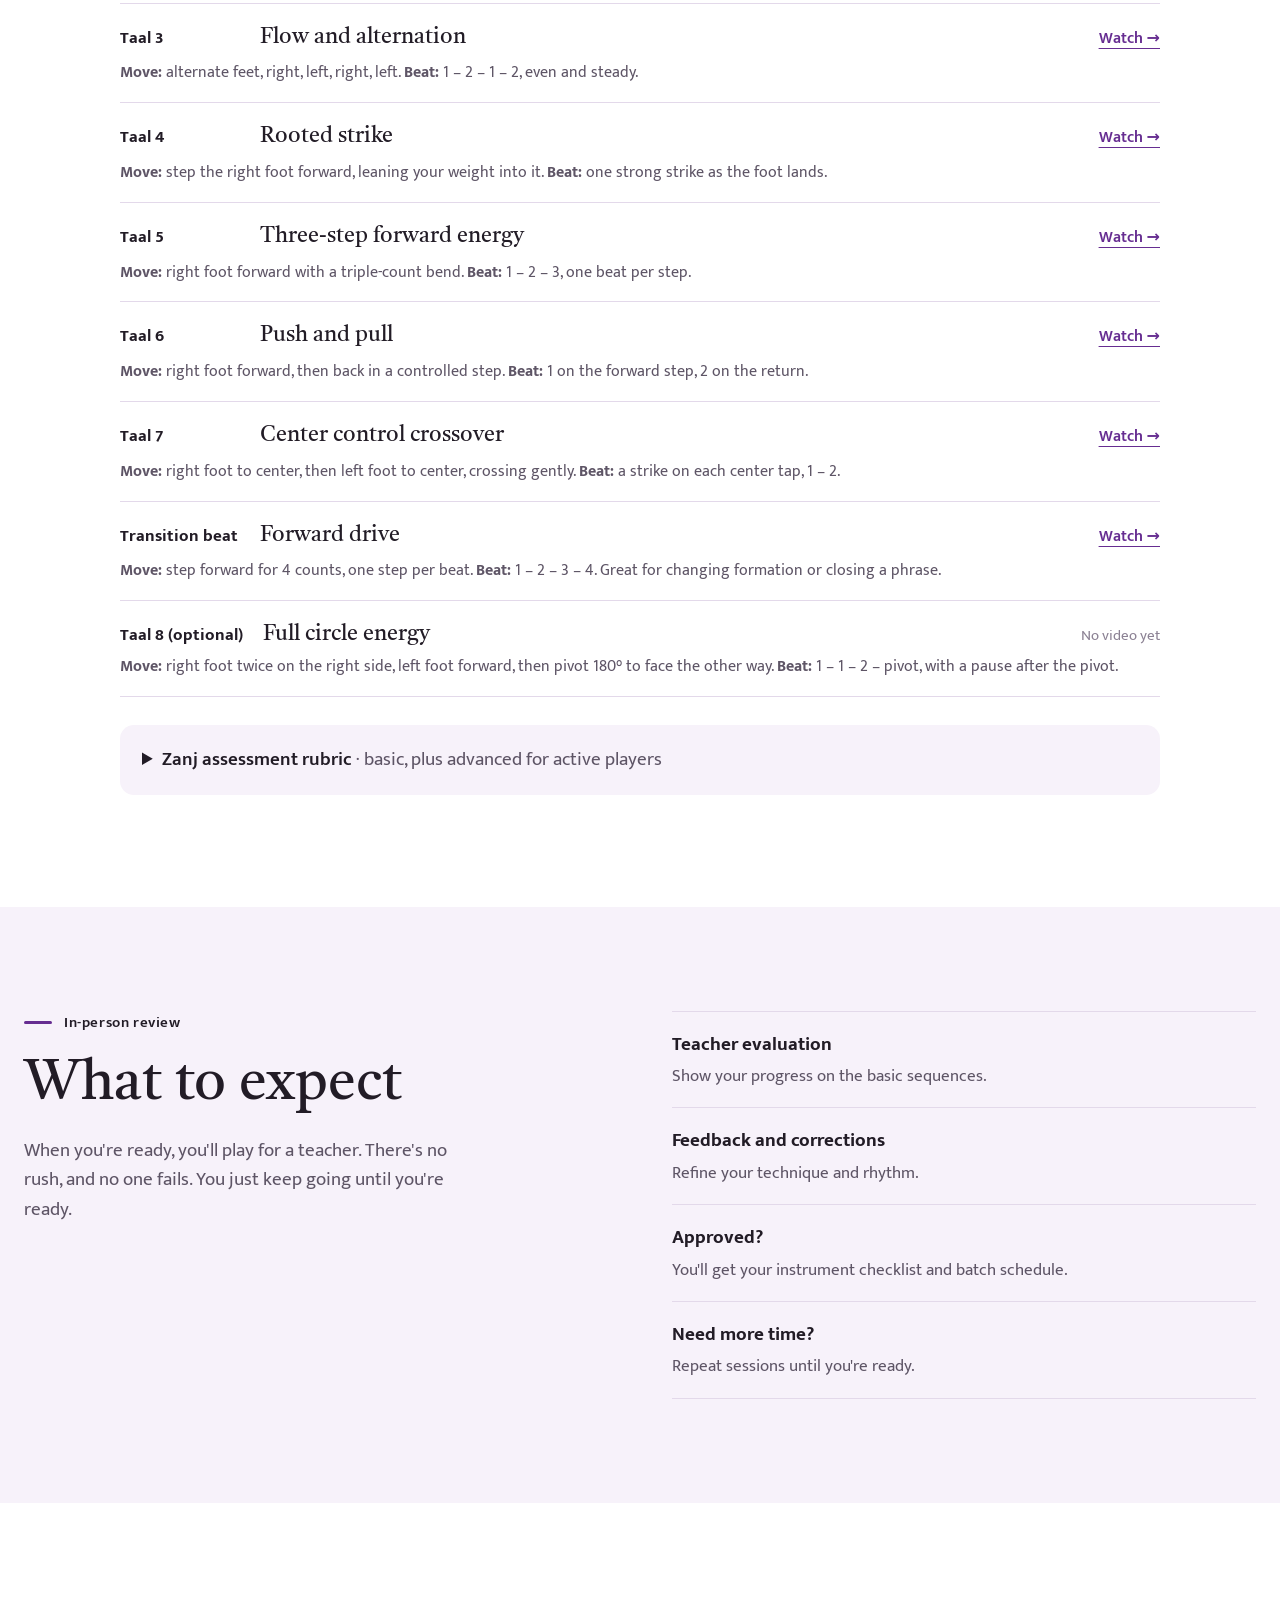
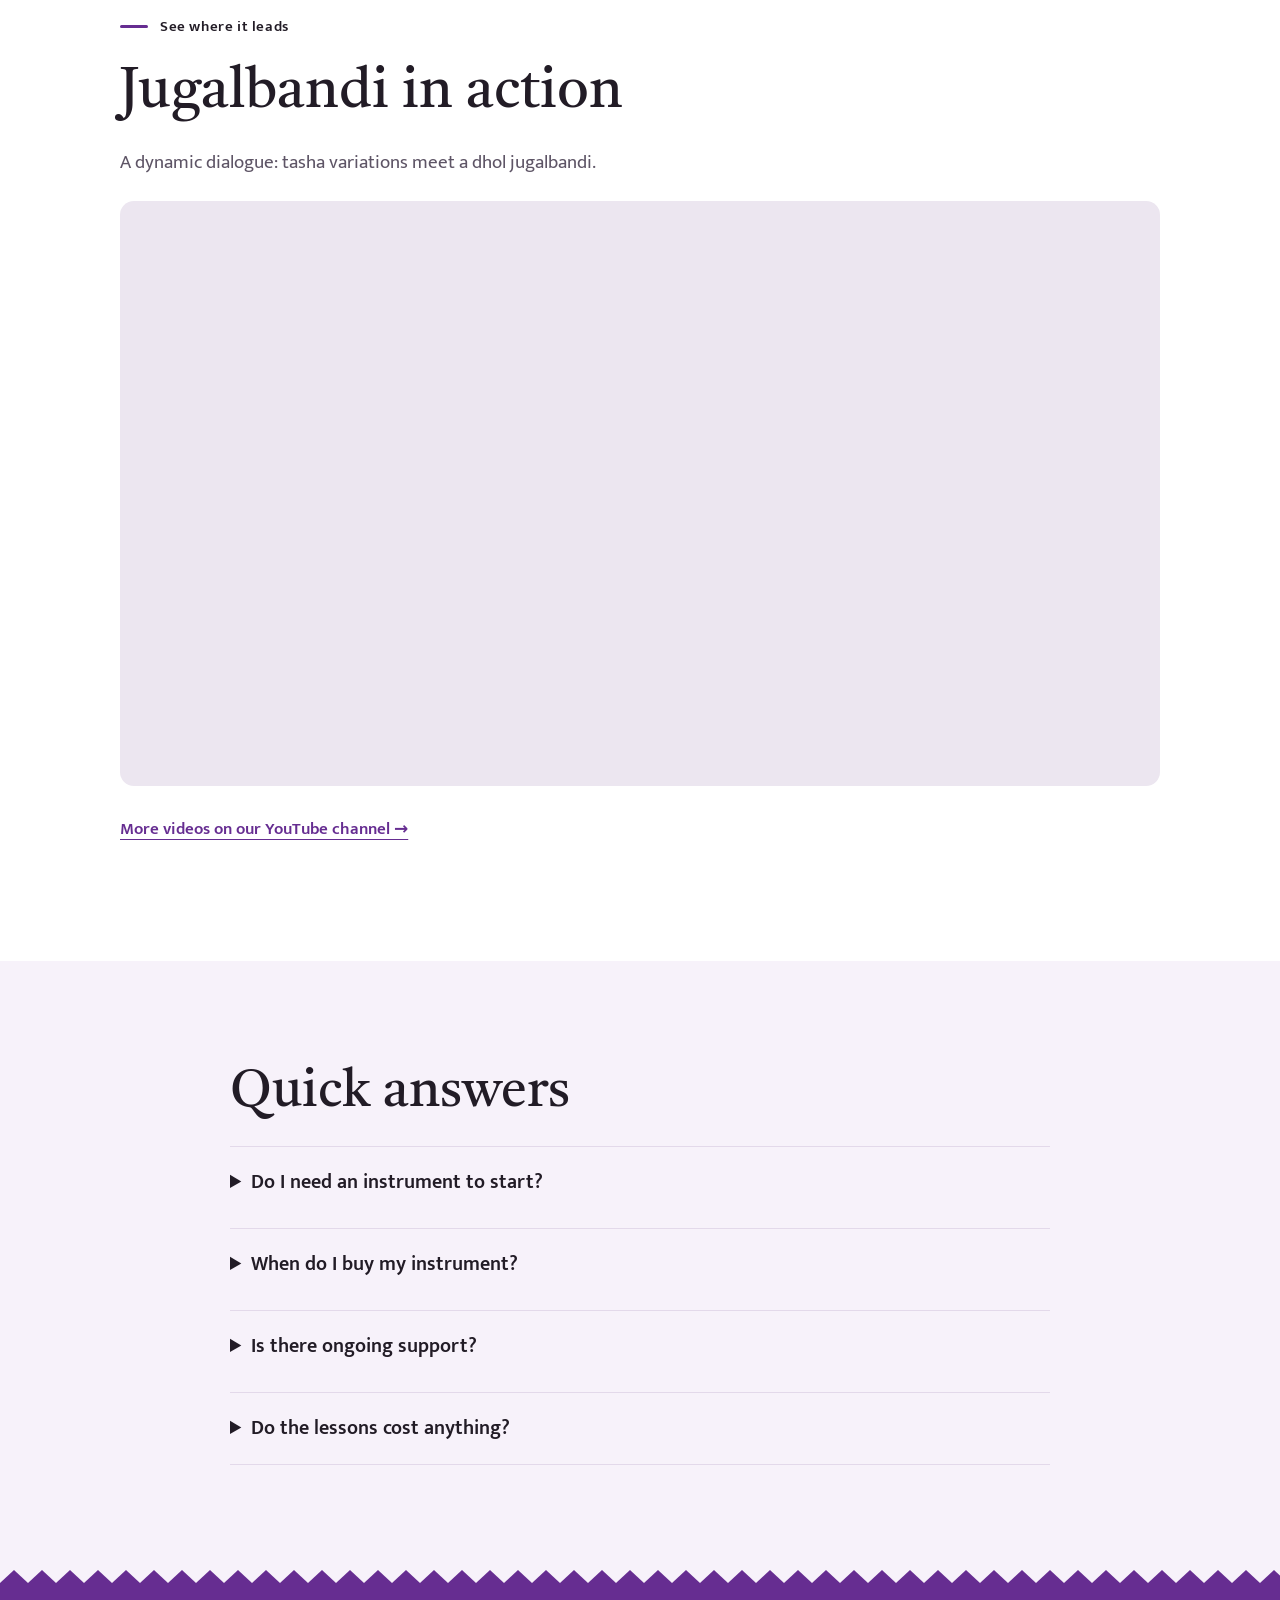
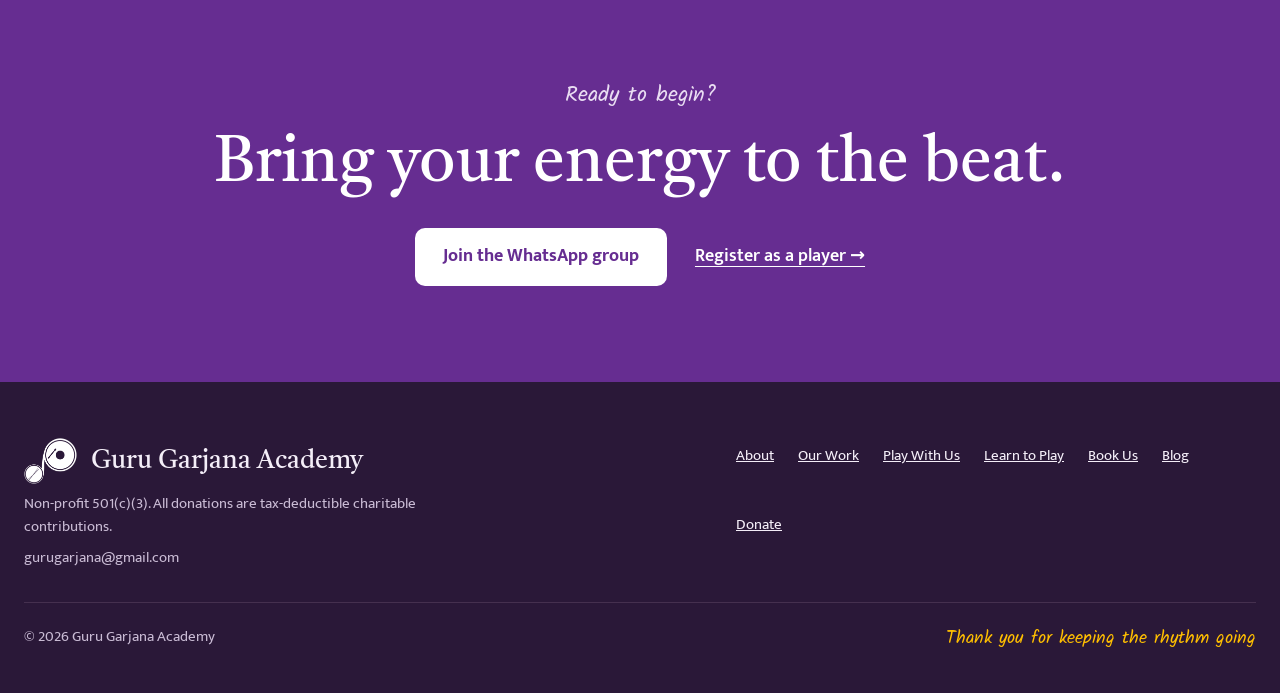
<file: bootstrapping.html>
<!doctype html>
<html lang="en">
<head>
<meta charset="utf-8">
<meta name="viewport" content="width=device-width, initial-scale=1">
<title>Learn to play | Guru Garjana Academy</title>
<meta name="description" content="Free dhol, tasha and zanj lessons for new Guru Garjana players: step-by-step videos, the assessment and what to expect.">
<meta name="theme-color" content="#662D91">
<link rel="canonical" href="https://gurugarjana.org/bootstrapping">
<meta property="og:type" content="website">
<meta property="og:site_name" content="Guru Garjana Academy">
<meta property="og:title" content="Learn to play Dhol-Tasha | Guru Garjana Academy">
<meta property="og:description" content="Free dhol, tasha and zanj lessons for new Guru Garjana players: step-by-step videos, the assessment and what to expect.">
<meta property="og:url" content="https://gurugarjana.org/bootstrapping">
<meta property="og:image" content="https://gurugarjana.org/assets/img/og-image.jpg">
<meta name="twitter:card" content="summary_large_image">
<link rel="icon" type="image/png" href="/assets/img/favicon-64.png">
<link rel="apple-touch-icon" href="/assets/img/apple-touch-icon.png">
<link rel="preconnect" href="https://fonts.googleapis.com">
<link rel="preconnect" href="https://fonts.gstatic.com" crossorigin>
<link rel="stylesheet" href="https://fonts.googleapis.com/css2?family=Tiro+Devanagari+Marathi:ital@0;1&amp;family=Mukta:wght@400;500;600;700&amp;family=Kalam:wght@400;700&amp;display=swap">
<link rel="stylesheet" href="/assets/css/styles.css">
</head>
<body>
<div style="font-family: 'Mukta', system-ui, sans-serif; color: #221C26; background: #FFFFFF; width: 100%; line-height: 1.55">

<!-- HEADER -->
<header style="background: #FFFFFF">
<nav aria-label="Main" style="max-width: 1240px; margin: 0 auto; padding: 18px 24px 10px; display: flex; flex-wrap: wrap; align-items: center; justify-content: space-between; gap: 16px">
<a href="/" style="display: flex; align-items: center; gap: 12px; text-decoration: none; color: #221C26">
<img src="/assets/img/logo-colour.png" alt="" style="height: 50px; width: auto; display: block">
<span style="display: flex; flex-direction: column; line-height: 1.1">
<span style="font-family: 'Tiro Devanagari Marathi', Georgia, serif; font-size: 25px; color: var(--play)">Guru Garjana</span>
<span style="font-size: 13px; letter-spacing: .16em; text-transform: uppercase; color: #5E5566">Academy</span>
</span>
</a>
<div style="display: flex; flex-wrap: wrap; align-items: center; gap: 4px 26px; font-size: 16px">
<a href="/about-us" style="color: #221C26; text-decoration: none; padding: 10px 0">About</a>
<a href="/our-work" style="color: #221C26; text-decoration: none; padding: 10px 0">Our Work</a>
<a href="/bootstrapping" aria-current="page" style="color: var(--play); font-weight: 600; text-decoration: none; padding: 10px 0; border-bottom: 2px solid var(--play)">Play With Us</a>
<a href="/book-us" style="color: #221C26; text-decoration: none; padding: 10px 0">Book Us</a>
<a href="/blog" style="color: #221C26; text-decoration: none; padding: 10px 0">Blog</a>
<a href="/1dollar" style="background: var(--serve); color: #221C26; text-decoration: none; font-weight: 700; padding: 11px 22px; border-radius: 10px">Give $1</a>
</div>
</nav>
</header>

<!-- TORAN -->
<svg width="100%" height="44" aria-hidden="true" style="display: block">
<defs>
<pattern id="toranA" width="56" height="44" patternUnits="userSpaceOnUse">
<path d="M14 3 C 7 13, 8 27, 14 38 C 20 27, 21 13, 14 3 Z" fill="#F4ECF8" stroke="#662D91" stroke-width="1.3"></path>
<path d="M14 8 L14 33" stroke="#662D91" stroke-width="1"></path>
<path d="M42 3 L42 30" stroke="#662D91" stroke-width="1"></path>
<circle cx="42" cy="14" r="7.5" fill="#FFBF00" stroke="#E0A100" stroke-width="3" stroke-dasharray="2 1.6"></circle>
<circle cx="42" cy="31" r="5.5" fill="#FFBF00" stroke="#E0A100" stroke-width="2.5" stroke-dasharray="2 1.6"></circle>
</pattern>
</defs>
<rect x="0" y="0" width="100%" height="44" fill="url(#toranA)"></rect>
<line x1="0" y1="3" x2="100%" y2="3" stroke="#662D91" stroke-width="2"></line>
</svg>

<main>
<!-- HERO (play) -->
<section style="max-width: 1240px; margin: 0 auto; padding: 56px 24px 104px; display: grid; grid-template-columns: repeat(auto-fit, minmax(min(100%, 440px), 1fr)); gap: 64px; align-items: center">
<div style="display: flex; flex-direction: column; gap: 24px">
<div style="display: flex; align-items: center; gap: 12px; font-size: 15px; font-weight: 600; letter-spacing: .04em"><span aria-hidden="true" style="width: 28px; height: 3px; border-radius: 2px; background: var(--play)"></span>New players</div>
<h1 style="margin: 0; font-family: 'Tiro Devanagari Marathi', Georgia, serif; font-weight: 400; font-size: clamp(46px, 6vw, 82px); line-height: 1.06; letter-spacing: -.01em; text-wrap: balance">Your journey starts <em style="color: var(--play)">here</em>.</h1>
<div style="font-family: 'Kalam', cursive; font-size: 23px; line-height: 1.35; color: var(--play)">Learn. Practice. Serve. Celebrate.</div>
<p style="margin: 0; font-size: 19px; color: #5E5566; max-width: 42ch">Our lessons are free. No tuition, just passion. Learn the beats at home with our videos, ask our mentors anything, and we'll get you ready to play with the group.</p>
<div style="display: flex; flex-wrap: wrap; align-items: center; gap: 14px 28px; padding-top: 6px">
<a href="https://chat.whatsapp.com/F8IfWvE8BxxCILdNJh06y0" target="_blank" rel="noopener" style="background: var(--play); color: #FFFFFF; text-decoration: none; font-weight: 600; font-size: 18px; padding: 15px 28px; border-radius: 10px">Join the WhatsApp group</a>
<a href="/#join" style="color: var(--play); font-weight: 600; font-size: 18px; text-underline-offset: 5px; padding: 12px 0">Saturday practice times →</a>
</div>
</div>
<figure style="margin: 0; position: relative; width: 100%; max-width: 560px; justify-self: center">
<div aria-hidden="true" style="position: absolute; top: -14px; left: -14px; width: 100%; aspect-ratio: 16 / 9; border: 2px solid var(--play); border-radius: 18px; box-sizing: border-box"></div>
<iframe src="https://www.youtube-nocookie.com/embed/dPaKtV1S5pg" title="Harmony in rhythm: 7 dhol taals, 1 tasha pulse" loading="lazy" allow="accelerometer; encrypted-media; gyroscope; picture-in-picture" allowfullscreen style="position: relative; display: block; width: 100%; aspect-ratio: 16 / 9; border: 0; border-radius: 14px; background: #ECE6F0"></iframe>
<figcaption style="padding-top: 14px; font-family: 'Kalam', cursive; font-size: 19px; color: #5E5566">Harmony in rhythm: 7 dhol taals, 1 tasha pulse</figcaption>
</figure>
</section>

<!-- HOW IT WORKS (play) -->
<section style="background: #F7F2FA">
<div style="max-width: 1240px; margin: 0 auto; padding: 104px 24px; display: flex; flex-direction: column; gap: 44px">
<div style="display: flex; flex-direction: column; gap: 12px; max-width: 720px">
<div style="display: flex; align-items: center; gap: 12px; font-size: 15px; font-weight: 600; letter-spacing: .04em"><span aria-hidden="true" style="width: 28px; height: 3px; border-radius: 2px; background: var(--play)"></span>How it works</div>
<h2 style="margin: 0; font-family: 'Tiro Devanagari Marathi', Georgia, serif; font-weight: 400; font-size: clamp(38px, 4.4vw, 60px); line-height: 1.1">Four steps to your first beat</h2>
</div>
<div style="display: grid; grid-template-columns: repeat(auto-fit, minmax(min(100%, 250px), 1fr)); gap: 40px 32px">
<div style="border-top: 1px solid #E3D9EA; padding-top: 24px; display: flex; flex-direction: column; gap: 12px">
<div aria-hidden="true" style="width: 52px; height: 52px; border-radius: 50%; background: var(--play); color: #FFFFFF; display: flex; align-items: center; justify-content: center; font-family: 'Tiro Devanagari Marathi', Georgia, serif; font-size: 26px">1</div>
<h3 style="margin: 0; font-family: 'Tiro Devanagari Marathi', Georgia, serif; font-weight: 400; font-size: 25px">Learn the lessons</h3>
<p style="margin: 0; font-size: 17px; color: #5E5566">Work through the lessons below for your instrument. Practice the dhol on your lap and the tasha with any sticks.</p>
</div>
<div style="border-top: 1px solid #E3D9EA; padding-top: 24px; display: flex; flex-direction: column; gap: 12px">
<div aria-hidden="true" style="width: 52px; height: 52px; border-radius: 50%; background: var(--play); color: #FFFFFF; display: flex; align-items: center; justify-content: center; font-family: 'Tiro Devanagari Marathi', Georgia, serif; font-size: 26px">2</div>
<h3 style="margin: 0; font-family: 'Tiro Devanagari Marathi', Georgia, serif; font-weight: 400; font-size: 25px">Know the rubric</h3>
<p style="margin: 0; font-size: 17px; color: #5E5566">Your assessment takes 30 minutes and follows the rubric for your instrument, so you'll know exactly what we look for.</p>
</div>
<div style="border-top: 1px solid #E3D9EA; padding-top: 24px; display: flex; flex-direction: column; gap: 12px">
<div aria-hidden="true" style="width: 52px; height: 52px; border-radius: 50%; background: var(--play); color: #FFFFFF; display: flex; align-items: center; justify-content: center; font-family: 'Tiro Devanagari Marathi', Georgia, serif; font-size: 26px">3</div>
<h3 style="margin: 0; font-family: 'Tiro Devanagari Marathi', Georgia, serif; font-weight: 400; font-size: 25px">Join the Q&amp;A call</h3>
<p style="margin: 0; font-size: 17px; color: #5E5566">Before the assessment we host a Zoom call to answer your questions and clear up any doubts.</p>
</div>
<div style="border-top: 1px solid #E3D9EA; padding-top: 24px; display: flex; flex-direction: column; gap: 12px">
<div aria-hidden="true" style="width: 52px; height: 52px; border-radius: 50%; background: var(--play); color: #FFFFFF; display: flex; align-items: center; justify-content: center; font-family: 'Tiro Devanagari Marathi', Georgia, serif; font-size: 26px">4</div>
<h3 style="margin: 0; font-family: 'Tiro Devanagari Marathi', Georgia, serif; font-weight: 400; font-size: 25px">Stay connected</h3>
<p style="margin: 0; font-size: 17px; color: #5E5566">Our WhatsApp group is where updates happen. Connect with mentors, ask questions and share your progress.</p>
<a href="https://chat.whatsapp.com/F8IfWvE8BxxCILdNJh06y0" target="_blank" rel="noopener" style="color: var(--play); font-weight: 600; font-size: 17px; text-underline-offset: 5px; padding: 8px 0">Join the group →</a>
</div>
</div>
</div>
</section>

<!-- LESSONS: jump links -->
<section style="max-width: 1040px; margin: 0 auto; padding: 104px 24px 0; display: flex; flex-direction: column; gap: 20px">
<div style="display: flex; align-items: center; gap: 12px; font-size: 15px; font-weight: 600; letter-spacing: .04em"><span aria-hidden="true" style="width: 28px; height: 3px; border-radius: 2px; background: var(--play)"></span>Lessons</div>
<h2 style="margin: 0; font-family: 'Tiro Devanagari Marathi', Georgia, serif; font-weight: 400; font-size: clamp(38px, 4.4vw, 60px); line-height: 1.1">Pick your instrument</h2>
<nav aria-label="Lessons" style="display: flex; flex-wrap: wrap; gap: 12px; padding-top: 6px">
<a href="#dhol" style="border: 1.5px solid var(--play); color: var(--play); text-decoration: none; font-weight: 600; font-size: 17px; padding: 11px 24px; border-radius: 10px">Dhol</a>
<a href="#tasha" style="border: 1.5px solid var(--play); color: var(--play); text-decoration: none; font-weight: 600; font-size: 17px; padding: 11px 24px; border-radius: 10px">Tasha</a>
<a href="#zanj" style="border: 1.5px solid var(--play); color: var(--play); text-decoration: none; font-weight: 600; font-size: 17px; padding: 11px 24px; border-radius: 10px">Zanj</a>
</nav>
</section>

<!-- DHOL -->
<section id="dhol" style="max-width: 1040px; margin: 0 auto; padding: 88px 24px 0; display: flex; flex-direction: column; gap: 28px; scroll-margin-top: 16px">
<div style="display: flex; flex-direction: column; gap: 10px">
<h2 style="margin: 0; font-family: 'Tiro Devanagari Marathi', Georgia, serif; font-weight: 400; font-size: clamp(34px, 3.8vw, 48px); line-height: 1.1">Dhol: <em style="color: var(--play)">building your foundation</em></h2>
<p style="margin: 0; font-size: 19px; color: #5E5566">Three sounds make every dhol rhythm. Directions below are for right-handed players.</p>
</div>
<div style="display: grid; grid-template-columns: repeat(auto-fit, minmax(min(100%, 240px), 1fr)); gap: 16px">
<div style="background: #F7F2FA; border-radius: 14px; padding: 22px 22px; display: flex; flex-direction: column; gap: 6px">
<div style="font-family: 'Tiro Devanagari Marathi', Georgia, serif; font-size: 34px; color: var(--play); line-height: 1.1">Ta</div>
<p style="margin: 0; font-size: 17px; color: #5E5566">The thapi side, the left head. Soft, melodic tones.</p>
</div>
<div style="background: #F7F2FA; border-radius: 14px; padding: 22px 22px; display: flex; flex-direction: column; gap: 6px">
<div style="font-family: 'Tiro Devanagari Marathi', Georgia, serif; font-size: 34px; color: var(--play); line-height: 1.1">Dhin</div>
<p style="margin: 0; font-size: 17px; color: #5E5566">The thoka side, the right head. Deeper, resonant tones.</p>
</div>
<div style="background: #F7F2FA; border-radius: 14px; padding: 22px 22px; display: flex; flex-direction: column; gap: 6px">
<div style="font-family: 'Tiro Devanagari Marathi', Georgia, serif; font-size: 34px; color: var(--play); line-height: 1.1">Dha</div>
<p style="margin: 0; font-size: 17px; color: #5E5566">Both heads struck together. A full, powerful sound.</p>
</div>
</div>
<a href="https://youtu.be/y992EyHta-E" target="_blank" rel="noopener" style="align-self: flex-start; color: var(--play); font-weight: 600; font-size: 17px; text-underline-offset: 5px; padding: 6px 0">Watch the dhol introduction →</a>
<h3 style="margin: 12px 0 0; font-family: 'Tiro Devanagari Marathi', Georgia, serif; font-weight: 400; font-size: 27px">Puneri taal</h3>
<div style="display: flex; flex-direction: column">
<div style="border-top: 1px solid #E3D9EA; padding: 16px 0; display: flex; flex-wrap: wrap; align-items: baseline; gap: 4px 20px"><strong style="min-width: 120px; font-size: 17px">Taal 1</strong><span style="flex: 1 1 260px; font-family: 'Tiro Devanagari Marathi', Georgia, serif; font-size: 22px">Ta Dhin Dha</span><a href="https://youtu.be/j0yE_G_fFzc" target="_blank" rel="noopener" aria-label="Watch Dhol Taal 1 video" style="color: var(--play); font-weight: 600; font-size: 16px; text-underline-offset: 5px; padding: 6px 0">Watch →</a></div>
<div style="border-top: 1px solid #E3D9EA; padding: 16px 0; display: flex; flex-wrap: wrap; align-items: baseline; gap: 4px 20px"><strong style="min-width: 120px; font-size: 17px">Taal 2</strong><span style="flex: 1 1 260px; font-family: 'Tiro Devanagari Marathi', Georgia, serif; font-size: 22px">Ta Dhin Dha, DhinTa… Dhin Dha</span><a href="https://youtu.be/OLITWvLMRZw" target="_blank" rel="noopener" aria-label="Watch Dhol Taal 2 video" style="color: var(--play); font-weight: 600; font-size: 16px; text-underline-offset: 5px; padding: 6px 0">Watch →</a></div>
<div style="border-top: 1px solid #E3D9EA; padding: 16px 0; display: flex; flex-wrap: wrap; align-items: baseline; gap: 4px 20px"><strong style="min-width: 120px; font-size: 17px">Taal 3</strong><span style="flex: 1 1 260px; font-family: 'Tiro Devanagari Marathi', Georgia, serif; font-size: 22px">Ta Dhin DhinDhin, Dhin_Ta_DhinDhin Dha</span><a href="https://youtu.be/qsPEBLQ-FpA" target="_blank" rel="noopener" aria-label="Watch Dhol Taal 3 video" style="color: var(--play); font-weight: 600; font-size: 16px; text-underline-offset: 5px; padding: 6px 0">Watch →</a></div>
<div style="border-top: 1px solid #E3D9EA; padding: 16px 0; display: flex; flex-wrap: wrap; align-items: baseline; gap: 4px 20px"><strong style="min-width: 120px; font-size: 17px">Taal 4</strong><span style="flex: 1 1 260px; font-family: 'Tiro Devanagari Marathi', Georgia, serif; font-size: 22px">Ta Dhin, Dhin, Dhin Ta_DhinDhin Dha</span><a href="https://youtu.be/nrfwalBaYWk" target="_blank" rel="noopener" aria-label="Watch Dhol Taal 4 video" style="color: var(--play); font-weight: 600; font-size: 16px; text-underline-offset: 5px; padding: 6px 0">Watch →</a></div>
<div style="border-top: 1px solid #E3D9EA; padding: 16px 0; display: flex; flex-wrap: wrap; align-items: baseline; gap: 4px 20px"><strong style="min-width: 120px; font-size: 17px">Taal 5</strong><span style="flex: 1 1 260px; font-family: 'Tiro Devanagari Marathi', Georgia, serif; font-size: 22px">Ta Ta Dhin Ta DhinDhinTa Dhin Ta</span><a href="https://youtu.be/oLuJL1QYCfM" target="_blank" rel="noopener" aria-label="Watch Dhol Taal 5 video" style="color: var(--play); font-weight: 600; font-size: 16px; text-underline-offset: 5px; padding: 6px 0">Watch →</a></div>
<div style="border-top: 1px solid #E3D9EA; padding: 16px 0; display: flex; flex-wrap: wrap; align-items: baseline; gap: 4px 20px"><strong style="min-width: 120px; font-size: 17px">Taal 6</strong><span style="flex: 1 1 260px; font-family: 'Tiro Devanagari Marathi', Georgia, serif; font-size: 22px">Dhin Ta Dhin Dhin Ta DhinTa DhinDhin Ta</span><a href="https://youtu.be/rGqsxk3xr6U" target="_blank" rel="noopener" aria-label="Watch Dhol Taal 6 video" style="color: var(--play); font-weight: 600; font-size: 16px; text-underline-offset: 5px; padding: 6px 0">Watch →</a></div>
<div style="border-top: 1px solid #E3D9EA; padding: 16px 0; display: flex; flex-wrap: wrap; align-items: baseline; gap: 4px 20px"><strong style="min-width: 120px; font-size: 17px">Taal 7</strong><span style="flex: 1 1 260px; font-family: 'Tiro Devanagari Marathi', Georgia, serif; font-size: 22px">DhinDhin Ta Dhin Ta Dhin Ta DhinDhin Ta</span><a href="https://youtu.be/GlOyQmavkZc" target="_blank" rel="noopener" aria-label="Watch Dhol Taal 7 video" style="color: var(--play); font-weight: 600; font-size: 16px; text-underline-offset: 5px; padding: 6px 0">Watch →</a></div>
</div>
<h3 style="margin: 12px 0 0; font-family: 'Tiro Devanagari Marathi', Georgia, serif; font-weight: 400; font-size: 27px">Gavathi taal</h3>
<div style="display: flex; flex-direction: column">
<div style="border-top: 1px solid #E3D9EA; padding: 16px 0; display: flex; flex-wrap: wrap; align-items: baseline; gap: 4px 20px"><strong style="min-width: 120px; font-size: 17px">Taal 8 (slow)</strong><span style="flex: 1 1 260px; font-family: 'Tiro Devanagari Marathi', Georgia, serif; font-size: 22px">Dhin Dhin DhinDhin Dhin Ta</span><a href="https://youtu.be/Z8gBa79CJjE" target="_blank" rel="noopener" aria-label="Watch Dhol Taal 8 (slow) video" style="color: var(--play); font-weight: 600; font-size: 16px; text-underline-offset: 5px; padding: 6px 0">Watch →</a></div>
<div style="border-top: 1px solid #E3D9EA; padding: 16px 0; display: flex; flex-wrap: wrap; align-items: baseline; gap: 4px 20px"><strong style="min-width: 120px; font-size: 17px">Taal 8 (fast)</strong><span style="flex: 1 1 260px; font-family: 'Tiro Devanagari Marathi', Georgia, serif; font-size: 22px">Dhin Dhin DhinDhin Dhin Ta</span><a href="https://youtu.be/k2okC4elNUI" target="_blank" rel="noopener" aria-label="Watch Dhol Taal 8 (fast) video" style="color: var(--play); font-weight: 600; font-size: 16px; text-underline-offset: 5px; padding: 6px 0">Watch →</a></div>
<div style="border-top: 1px solid #E3D9EA; border-bottom: 1px solid #E3D9EA; padding: 16px 0; display: flex; flex-wrap: wrap; align-items: baseline; gap: 4px 20px"><strong style="min-width: 120px; font-size: 17px">Taal 9</strong><span style="flex: 1 1 260px; font-family: 'Tiro Devanagari Marathi', Georgia, serif; font-size: 22px">Dhin DhinDhin Dhin Ta</span><span style="font-size: 15px; color: #8C8294">No video yet</span></div>
</div>
<details style="background: #F7F2FA; border-radius: 14px; padding: 6px 22px">
<summary style="font-size: 19px; font-weight: 600; cursor: pointer; padding: 14px 0">Dhol assessment rubric <span style="font-weight: 400; color: #5E5566">· basic, plus advanced for active players</span></summary>
<p style="margin: 0 0 8px; font-size: 16px; color: #5E5566">What your teacher looks for in the 30-minute assessment.</p>
<div style="display: flex; flex-direction: column; padding-bottom: 14px">
<div style="border-top: 1px solid #E3D9EA; padding: 16px 0; display: grid; grid-template-columns: repeat(auto-fit, minmax(min(100%, 220px), 1fr)); gap: 8px 24px">
<strong style="font-size: 17px">Taal Bols Knowledge</strong>
<div style="display: flex; flex-direction: column; gap: 2px"><span style="font-size: 13px; font-weight: 600; letter-spacing: .06em; text-transform: uppercase; color: #8C8294">Basic</span><span style="font-size: 16px; color: #5E5566">Knows and can recite bols for all 9 taals</span></div>
<div style="display: flex; flex-direction: column; gap: 2px"><span style="font-size: 13px; font-weight: 600; letter-spacing: .06em; text-transform: uppercase; color: var(--play)">Advanced</span><span style="font-size: 16px; color: #5E5566">Recites taals in sequence and switches without prompt</span></div>
</div>
<div style="border-top: 1px solid #E3D9EA; padding: 16px 0; display: grid; grid-template-columns: repeat(auto-fit, minmax(min(100%, 220px), 1fr)); gap: 8px 24px">
<strong style="font-size: 17px">Playing with Tasha</strong>
<div style="display: flex; flex-direction: column; gap: 2px"><span style="font-size: 13px; font-weight: 600; letter-spacing: .06em; text-transform: uppercase; color: #8C8294">Basic</span><span style="font-size: 16px; color: #5E5566">Stays in rhythm with the tasha</span></div>
<div style="display: flex; flex-direction: column; gap: 2px"><span style="font-size: 13px; font-weight: 600; letter-spacing: .06em; text-transform: uppercase; color: var(--play)">Advanced</span><span style="font-size: 16px; color: #5E5566">Locks into the tasha lead, adjusts for variations</span></div>
</div>
<div style="border-top: 1px solid #E3D9EA; padding: 16px 0; display: grid; grid-template-columns: repeat(auto-fit, minmax(min(100%, 220px), 1fr)); gap: 8px 24px">
<strong style="font-size: 17px">Body Language</strong>
<div style="display: flex; flex-direction: column; gap: 2px"><span style="font-size: 13px; font-weight: 600; letter-spacing: .06em; text-transform: uppercase; color: #8C8294">Basic</span><span style="font-size: 16px; color: #5E5566">Non-stationary; plays while walking or swaying</span></div>
<div style="display: flex; flex-direction: column; gap: 2px"><span style="font-size: 13px; font-weight: 600; letter-spacing: .06em; text-transform: uppercase; color: var(--play)">Advanced</span><span style="font-size: 16px; color: #5E5566">Moves in sync with the group; stage presence</span></div>
</div>
<div style="border-top: 1px solid #E3D9EA; padding: 16px 0; display: grid; grid-template-columns: repeat(auto-fit, minmax(min(100%, 220px), 1fr)); gap: 8px 24px">
<strong style="font-size: 17px">Hand &amp; Body Coordination</strong>
<div style="display: flex; flex-direction: column; gap: 2px"><span style="font-size: 13px; font-weight: 600; letter-spacing: .06em; text-transform: uppercase; color: #8C8294">Basic</span><span style="font-size: 16px; color: #5E5566">Correct and smooth hand motion</span></div>
<div style="display: flex; flex-direction: column; gap: 2px"><span style="font-size: 13px; font-weight: 600; letter-spacing: .06em; text-transform: uppercase; color: var(--play)">Advanced</span><span style="font-size: 16px; color: #5E5566">Fluid, expressive movements with confidence</span></div>
</div>
<div style="border-top: 1px solid #E3D9EA; padding: 16px 0; display: grid; grid-template-columns: repeat(auto-fit, minmax(min(100%, 220px), 1fr)); gap: 8px 24px">
<strong style="font-size: 17px">Thapi (Ta) Clarity</strong>
<div style="display: flex; flex-direction: column; gap: 2px"><span style="font-size: 13px; font-weight: 600; letter-spacing: .06em; text-transform: uppercase; color: #8C8294">Basic</span><span style="font-size: 16px; color: #5E5566">Ta sound is consistent and audible</span></div>
<div style="display: flex; flex-direction: column; gap: 2px"><span style="font-size: 13px; font-weight: 600; letter-spacing: .06em; text-transform: uppercase; color: var(--play)">Advanced</span><span style="font-size: 16px; color: #5E5566">Ta is sharp, powerful, and rhythm-driving</span></div>
</div>
<div style="border-top: 1px solid #E3D9EA; padding: 16px 0; display: grid; grid-template-columns: repeat(auto-fit, minmax(min(100%, 220px), 1fr)); gap: 8px 24px">
<strong style="font-size: 17px">Gavathi Execution</strong>
<div style="display: flex; flex-direction: column; gap: 2px"><span style="font-size: 13px; font-weight: 600; letter-spacing: .06em; text-transform: uppercase; color: #8C8294">Basic</span><span style="font-size: 16px; color: #5E5566">Can play Gavathi with rest breaks</span></div>
<div style="display: flex; flex-direction: column; gap: 2px"><span style="font-size: 13px; font-weight: 600; letter-spacing: .06em; text-transform: uppercase; color: var(--play)">Advanced</span><span style="font-size: 16px; color: #5E5566">Prolonged Gavathi with consistent tempo and power</span></div>
</div>
<div style="border-top: 1px solid #E3D9EA; padding: 16px 0; display: grid; grid-template-columns: repeat(auto-fit, minmax(min(100%, 220px), 1fr)); gap: 8px 24px">
<strong style="font-size: 17px">Transitions</strong>
<div style="display: flex; flex-direction: column; gap: 2px"><span style="font-size: 13px; font-weight: 600; letter-spacing: .06em; text-transform: uppercase; color: #8C8294">Basic</span><span style="font-size: 16px; color: #5E5566">Short pauses between taals</span></div>
<div style="display: flex; flex-direction: column; gap: 2px"><span style="font-size: 13px; font-weight: 600; letter-spacing: .06em; text-transform: uppercase; color: var(--play)">Advanced</span><span style="font-size: 16px; color: #5E5566">No-break, seamless transitions across taals</span></div>
</div>
<div style="border-top: 1px solid #E3D9EA; border-bottom: 1px solid #E3D9EA; padding: 16px 0; display: grid; grid-template-columns: repeat(auto-fit, minmax(min(100%, 220px), 1fr)); gap: 8px 24px">
<strong style="font-size: 17px">Volume (Decibel)</strong>
<div style="display: flex; flex-direction: column; gap: 2px"><span style="font-size: 13px; font-weight: 600; letter-spacing: .06em; text-transform: uppercase; color: #8C8294">Basic</span><span style="font-size: 16px; color: #5E5566">Moderate volume, consistent strike</span></div>
<div style="display: flex; flex-direction: column; gap: 2px"><span style="font-size: 13px; font-weight: 600; letter-spacing: .06em; text-transform: uppercase; color: var(--play)">Advanced</span><span style="font-size: 16px; color: #5E5566">High-decibel intensity with clarity and balance</span></div>
</div>
</div>
</details>
</section>

<!-- TASHA -->
<section id="tasha" style="max-width: 1040px; margin: 0 auto; padding: 104px 24px 0; display: flex; flex-direction: column; gap: 28px; scroll-margin-top: 16px">
<div style="display: flex; flex-direction: column; gap: 10px">
<h2 style="margin: 0; font-family: 'Tiro Devanagari Marathi', Georgia, serif; font-weight: 400; font-size: clamp(34px, 3.8vw, 48px); line-height: 1.1">Tasha: <em style="color: var(--play)">precision and energy</em></h2>
<p style="margin: 0; font-size: 19px; color: #5E5566">For right-handed players, <strong style="color: #221C26">1</strong> is the right stick and <strong style="color: #221C26">2</strong> is the left stick.</p>
</div>
<div style="display: flex; flex-direction: column">
<div style="border-top: 1px solid #E3D9EA; padding: 16px 0; display: flex; flex-wrap: wrap; align-items: baseline; gap: 4px 20px"><strong style="min-width: 120px; font-size: 17px">Taal 1</strong><span style="flex: 1 1 260px; font-family: 'Tiro Devanagari Marathi', Georgia, serif; font-size: 22px">1-2</span><a href="https://youtu.be/vkvIm1aptng" target="_blank" rel="noopener" aria-label="Watch Tasha Taal 1 video" style="color: var(--play); font-weight: 600; font-size: 16px; text-underline-offset: 5px; padding: 6px 0">Watch →</a><span style="flex-basis: 100%; font-size: 16px; color: #5E5566">Repeat for at least 10 minutes.</span></div>
<div style="border-top: 1px solid #E3D9EA; padding: 16px 0; display: flex; flex-wrap: wrap; align-items: baseline; gap: 4px 20px"><strong style="min-width: 120px; font-size: 17px">Taal 2</strong><span style="flex: 1 1 260px; font-family: 'Tiro Devanagari Marathi', Georgia, serif; font-size: 22px">1-2-1</span><a href="https://youtu.be/3QhjTrJvf6I" target="_blank" rel="noopener" aria-label="Watch Tasha Taal 2 video" style="color: var(--play); font-weight: 600; font-size: 16px; text-underline-offset: 5px; padding: 6px 0">Watch →</a><span style="flex-basis: 100%; font-size: 16px; color: #5E5566">Sets of 1-2-1, alternating between right and left hand.</span></div>
<div style="border-top: 1px solid #E3D9EA; border-bottom: 1px solid #E3D9EA; padding: 16px 0; display: flex; flex-wrap: wrap; align-items: baseline; gap: 4px 20px"><strong style="min-width: 120px; font-size: 17px">Taal 3</strong><span style="flex: 1 1 260px; font-family: 'Tiro Devanagari Marathi', Georgia, serif; font-size: 22px">1-8</span><a href="https://youtu.be/FVG5TSvSkJ8" target="_blank" rel="noopener" aria-label="Watch Tasha Taal 3 video" style="color: var(--play); font-weight: 600; font-size: 16px; text-underline-offset: 5px; padding: 6px 0">Watch →</a><span style="flex-basis: 100%; font-size: 16px; color: #5E5566">First beat loud, the next seven soft. Repeat with both hands.</span></div>
</div>
<details style="background: #F7F2FA; border-radius: 14px; padding: 6px 22px">
<summary style="font-size: 19px; font-weight: 600; cursor: pointer; padding: 14px 0">Tasha assessment rubric <span style="font-weight: 400; color: #5E5566">· basic, plus advanced for active players</span></summary>
<p style="margin: 0 0 8px; font-size: 16px; color: #5E5566">What your teacher looks for in the 30-minute assessment.</p>
<div style="display: flex; flex-direction: column; padding-bottom: 14px">
<div style="border-top: 1px solid #E3D9EA; padding: 16px 0; display: grid; grid-template-columns: repeat(auto-fit, minmax(min(100%, 220px), 1fr)); gap: 8px 24px">
<strong style="font-size: 17px">Taal Knowledge</strong>
<div style="display: flex; flex-direction: column; gap: 2px"><span style="font-size: 13px; font-weight: 600; letter-spacing: .06em; text-transform: uppercase; color: #8C8294">Basic</span><span style="font-size: 16px; color: #5E5566">Can recall and play all 4 basic tasha taals</span></div>
<div style="display: flex; flex-direction: column; gap: 2px"><span style="font-size: 13px; font-weight: 600; letter-spacing: .06em; text-transform: uppercase; color: var(--play)">Advanced</span><span style="font-size: 16px; color: #5E5566">Fluently plays variations and advanced sequences</span></div>
</div>
<div style="border-top: 1px solid #E3D9EA; padding: 16px 0; display: grid; grid-template-columns: repeat(auto-fit, minmax(min(100%, 220px), 1fr)); gap: 8px 24px">
<strong style="font-size: 17px">Play with Dhol</strong>
<div style="display: flex; flex-direction: column; gap: 2px"><span style="font-size: 13px; font-weight: 600; letter-spacing: .06em; text-transform: uppercase; color: #8C8294">Basic</span><span style="font-size: 16px; color: #5E5566">Keeps the beat with the dhol during group play</span></div>
<div style="display: flex; flex-direction: column; gap: 2px"><span style="font-size: 13px; font-weight: 600; letter-spacing: .06em; text-transform: uppercase; color: var(--play)">Advanced</span><span style="font-size: 16px; color: #5E5566">Drives the rhythm confidently and aligns accents</span></div>
</div>
<div style="border-top: 1px solid #E3D9EA; padding: 16px 0; display: grid; grid-template-columns: repeat(auto-fit, minmax(min(100%, 220px), 1fr)); gap: 8px 24px">
<strong style="font-size: 17px">Body Language</strong>
<div style="display: flex; flex-direction: column; gap: 2px"><span style="font-size: 13px; font-weight: 600; letter-spacing: .06em; text-transform: uppercase; color: #8C8294">Basic</span><span style="font-size: 16px; color: #5E5566">Maintains upright posture and basic engagement</span></div>
<div style="display: flex; flex-direction: column; gap: 2px"><span style="font-size: 13px; font-weight: 600; letter-spacing: .06em; text-transform: uppercase; color: var(--play)">Advanced</span><span style="font-size: 16px; color: #5E5566">Shows strong stage presence and movement coordination</span></div>
</div>
<div style="border-top: 1px solid #E3D9EA; padding: 16px 0; display: grid; grid-template-columns: repeat(auto-fit, minmax(min(100%, 220px), 1fr)); gap: 8px 24px">
<strong style="font-size: 17px">Stick Handling</strong>
<div style="display: flex; flex-direction: column; gap: 2px"><span style="font-size: 13px; font-weight: 600; letter-spacing: .06em; text-transform: uppercase; color: #8C8294">Basic</span><span style="font-size: 16px; color: #5E5566">Proper grip and controlled strokes on both hands</span></div>
<div style="display: flex; flex-direction: column; gap: 2px"><span style="font-size: 13px; font-weight: 600; letter-spacing: .06em; text-transform: uppercase; color: var(--play)">Advanced</span><span style="font-size: 16px; color: #5E5566">Precise hand rhythm and clear highs/lows in strokes</span></div>
</div>
<div style="border-top: 1px solid #E3D9EA; padding: 16px 0; display: grid; grid-template-columns: repeat(auto-fit, minmax(min(100%, 220px), 1fr)); gap: 8px 24px">
<strong style="font-size: 17px">Consistency &amp; Pace</strong>
<div style="display: flex; flex-direction: column; gap: 2px"><span style="font-size: 13px; font-weight: 600; letter-spacing: .06em; text-transform: uppercase; color: #8C8294">Basic</span><span style="font-size: 16px; color: #5E5566">Plays with steady tempo through full sequences</span></div>
<div style="display: flex; flex-direction: column; gap: 2px"><span style="font-size: 13px; font-weight: 600; letter-spacing: .06em; text-transform: uppercase; color: var(--play)">Advanced</span><span style="font-size: 16px; color: #5E5566">Maintains pace over long durations without drifting</span></div>
</div>
<div style="border-top: 1px solid #E3D9EA; padding: 16px 0; display: grid; grid-template-columns: repeat(auto-fit, minmax(min(100%, 220px), 1fr)); gap: 8px 24px">
<strong style="font-size: 17px">Tempo Control</strong>
<div style="display: flex; flex-direction: column; gap: 2px"><span style="font-size: 13px; font-weight: 600; letter-spacing: .06em; text-transform: uppercase; color: #8C8294">Basic</span><span style="font-size: 16px; color: #5E5566">Responds to slow/fast instructions with visible effort</span></div>
<div style="display: flex; flex-direction: column; gap: 2px"><span style="font-size: 13px; font-weight: 600; letter-spacing: .06em; text-transform: uppercase; color: var(--play)">Advanced</span><span style="font-size: 16px; color: #5E5566">Flawlessly increases or slows speed without dropping clarity</span></div>
</div>
<div style="border-top: 1px solid #E3D9EA; padding: 16px 0; display: grid; grid-template-columns: repeat(auto-fit, minmax(min(100%, 220px), 1fr)); gap: 8px 24px">
<strong style="font-size: 17px">Taal Variations &amp; Transitions</strong>
<div style="display: flex; flex-direction: column; gap: 2px"><span style="font-size: 13px; font-weight: 600; letter-spacing: .06em; text-transform: uppercase; color: #8C8294">Basic</span><span style="font-size: 16px; color: #5E5566">—</span></div>
<div style="display: flex; flex-direction: column; gap: 2px"><span style="font-size: 13px; font-weight: 600; letter-spacing: .06em; text-transform: uppercase; color: var(--play)">Advanced</span><span style="font-size: 16px; color: #5E5566">Switches between taals and adds variations without stopping</span></div>
</div>
<div style="border-top: 1px solid #E3D9EA; border-bottom: 1px solid #E3D9EA; padding: 16px 0; display: grid; grid-template-columns: repeat(auto-fit, minmax(min(100%, 220px), 1fr)); gap: 8px 24px">
<strong style="font-size: 17px">Katari (Endurance)</strong>
<div style="display: flex; flex-direction: column; gap: 2px"><span style="font-size: 13px; font-weight: 600; letter-spacing: .06em; text-transform: uppercase; color: #8C8294">Basic</span><span style="font-size: 16px; color: #5E5566">Plays short katari phrases with effort</span></div>
<div style="display: flex; flex-direction: column; gap: 2px"><span style="font-size: 13px; font-weight: 600; letter-spacing: .06em; text-transform: uppercase; color: var(--play)">Advanced</span><span style="font-size: 16px; color: #5E5566">Sustains katari for 5+ mins with power and consistency</span></div>
</div>
</div>
</details>
</section>

<!-- ZANJ -->
<section id="zanj" style="max-width: 1040px; margin: 0 auto; padding: 104px 24px 112px; display: flex; flex-direction: column; gap: 28px; scroll-margin-top: 16px">
<div style="display: flex; flex-direction: column; gap: 10px">
<h2 style="margin: 0; font-family: 'Tiro Devanagari Marathi', Georgia, serif; font-weight: 400; font-size: clamp(34px, 3.8vw, 48px); line-height: 1.1">Zanj: <em style="color: var(--play)">light, rhythm and impact</em></h2>
<p style="margin: 0; font-size: 19px; color: #5E5566; max-width: 60ch">The zanj (cymbals) bring crispness, control and choreography to every Dhol-Tasha rhythm. Mastering them is about movement, grace and precision, not just sound.</p>
</div>
<div style="display: grid; grid-template-columns: repeat(auto-fit, minmax(min(100%, 240px), 1fr)); gap: 16px">
<div style="background: #F7F2FA; border-radius: 14px; padding: 22px; display: flex; flex-direction: column; gap: 6px">
<h3 style="margin: 0; font-family: 'Tiro Devanagari Marathi', Georgia, serif; font-weight: 400; font-size: 23px; color: var(--play)">Posture is key</h3>
<p style="margin: 0; font-size: 17px; color: #5E5566">Slightly bent knees keep you grounded for sharp, quick moves.</p>
</div>
<div style="background: #F7F2FA; border-radius: 14px; padding: 22px; display: flex; flex-direction: column; gap: 6px">
<h3 style="margin: 0; font-family: 'Tiro Devanagari Marathi', Georgia, serif; font-weight: 400; font-size: 23px; color: var(--play)">Led by your feet</h3>
<p style="margin: 0; font-size: 17px; color: #5E5566">Most beats follow deliberate steps: alternating, pivoting or shifting weight.</p>
</div>
<div style="background: #F7F2FA; border-radius: 14px; padding: 22px; display: flex; flex-direction: column; gap: 6px">
<h3 style="margin: 0; font-family: 'Tiro Devanagari Marathi', Georgia, serif; font-weight: 400; font-size: 23px; color: var(--play)">Motion plus sound</h3>
<p style="margin: 0; font-size: 17px; color: #5E5566">You don't just play the zanj. You embody the rhythm.</p>
</div>
</div>
<figure style="margin: 0; display: flex; flex-direction: column; gap: 12px; max-width: 720px">
<iframe src="https://www.youtube-nocookie.com/embed/QYC_xS2oX5I" title="All zanj taals, 1 to 7" loading="lazy" allow="accelerometer; encrypted-media; gyroscope; picture-in-picture" allowfullscreen style="display: block; width: 100%; aspect-ratio: 16 / 9; border: 0; border-radius: 14px; background: #ECE6F0"></iframe>
<figcaption style="font-size: 16px; color: #5E5566">All 7 zanj taals in one video. Taal 8 is optional for the assessment.</figcaption>
</figure>
<div style="display: flex; flex-direction: column">
<div style="border-top: 1px solid #E3D9EA; padding: 16px 0; display: flex; flex-wrap: wrap; align-items: baseline; gap: 4px 20px"><strong style="min-width: 120px; font-size: 17px">Taal 1</strong><span style="flex: 1 1 260px; font-family: 'Tiro Devanagari Marathi', Georgia, serif; font-size: 22px">Basic grounded strike</span><a href="https://youtu.be/v6OZ-6bO-lU" target="_blank" rel="noopener" aria-label="Watch Zanj Taal 1 video" style="color: var(--play); font-weight: 600; font-size: 16px; text-underline-offset: 5px; padding: 6px 0">Watch →</a><span style="flex-basis: 100%; font-size: 16px; color: #5E5566"><strong>Move:</strong> bend both knees slightly to ground yourself. <strong>Beat:</strong> one clean, powerful strike on 1.</span></div>
<div style="border-top: 1px solid #E3D9EA; padding: 16px 0; display: flex; flex-wrap: wrap; align-items: baseline; gap: 4px 20px"><strong style="min-width: 120px; font-size: 17px">Taal 2</strong><span style="flex: 1 1 260px; font-family: 'Tiro Devanagari Marathi', Georgia, serif; font-size: 22px">Power in three</span><a href="https://youtu.be/uEaWvT8k53s" target="_blank" rel="noopener" aria-label="Watch Zanj Taal 2 video" style="color: var(--play); font-weight: 600; font-size: 16px; text-underline-offset: 5px; padding: 6px 0">Watch →</a><span style="flex-basis: 100%; font-size: 16px; color: #5E5566"><strong>Move:</strong> a soft knee dip on each count of three. <strong>Beat:</strong> 1 – 2 – 3, one beat per dip.</span></div>
<div style="border-top: 1px solid #E3D9EA; padding: 16px 0; display: flex; flex-wrap: wrap; align-items: baseline; gap: 4px 20px"><strong style="min-width: 120px; font-size: 17px">Taal 3</strong><span style="flex: 1 1 260px; font-family: 'Tiro Devanagari Marathi', Georgia, serif; font-size: 22px">Flow and alternation</span><a href="https://youtu.be/jcNHcQf_PBc" target="_blank" rel="noopener" aria-label="Watch Zanj Taal 3 video" style="color: var(--play); font-weight: 600; font-size: 16px; text-underline-offset: 5px; padding: 6px 0">Watch →</a><span style="flex-basis: 100%; font-size: 16px; color: #5E5566"><strong>Move:</strong> alternate feet, right, left, right, left. <strong>Beat:</strong> 1 – 2 – 1 – 2, even and steady.</span></div>
<div style="border-top: 1px solid #E3D9EA; padding: 16px 0; display: flex; flex-wrap: wrap; align-items: baseline; gap: 4px 20px"><strong style="min-width: 120px; font-size: 17px">Taal 4</strong><span style="flex: 1 1 260px; font-family: 'Tiro Devanagari Marathi', Georgia, serif; font-size: 22px">Rooted strike</span><a href="https://youtu.be/qNf8T8o01Z0" target="_blank" rel="noopener" aria-label="Watch Zanj Taal 4 video" style="color: var(--play); font-weight: 600; font-size: 16px; text-underline-offset: 5px; padding: 6px 0">Watch →</a><span style="flex-basis: 100%; font-size: 16px; color: #5E5566"><strong>Move:</strong> step the right foot forward, leaning your weight into it. <strong>Beat:</strong> one strong strike as the foot lands.</span></div>
<div style="border-top: 1px solid #E3D9EA; padding: 16px 0; display: flex; flex-wrap: wrap; align-items: baseline; gap: 4px 20px"><strong style="min-width: 120px; font-size: 17px">Taal 5</strong><span style="flex: 1 1 260px; font-family: 'Tiro Devanagari Marathi', Georgia, serif; font-size: 22px">Three-step forward energy</span><a href="https://youtu.be/-Bcq0rhGx1U" target="_blank" rel="noopener" aria-label="Watch Zanj Taal 5 video" style="color: var(--play); font-weight: 600; font-size: 16px; text-underline-offset: 5px; padding: 6px 0">Watch →</a><span style="flex-basis: 100%; font-size: 16px; color: #5E5566"><strong>Move:</strong> right foot forward with a triple-count bend. <strong>Beat:</strong> 1 – 2 – 3, one beat per step.</span></div>
<div style="border-top: 1px solid #E3D9EA; padding: 16px 0; display: flex; flex-wrap: wrap; align-items: baseline; gap: 4px 20px"><strong style="min-width: 120px; font-size: 17px">Taal 6</strong><span style="flex: 1 1 260px; font-family: 'Tiro Devanagari Marathi', Georgia, serif; font-size: 22px">Push and pull</span><a href="https://youtu.be/4h3LfECHKpc" target="_blank" rel="noopener" aria-label="Watch Zanj Taal 6 video" style="color: var(--play); font-weight: 600; font-size: 16px; text-underline-offset: 5px; padding: 6px 0">Watch →</a><span style="flex-basis: 100%; font-size: 16px; color: #5E5566"><strong>Move:</strong> right foot forward, then back in a controlled step. <strong>Beat:</strong> 1 on the forward step, 2 on the return.</span></div>
<div style="border-top: 1px solid #E3D9EA; padding: 16px 0; display: flex; flex-wrap: wrap; align-items: baseline; gap: 4px 20px"><strong style="min-width: 120px; font-size: 17px">Taal 7</strong><span style="flex: 1 1 260px; font-family: 'Tiro Devanagari Marathi', Georgia, serif; font-size: 22px">Center control crossover</span><a href="https://youtu.be/kt0LPdaHin8" target="_blank" rel="noopener" aria-label="Watch Zanj Taal 7 video" style="color: var(--play); font-weight: 600; font-size: 16px; text-underline-offset: 5px; padding: 6px 0">Watch →</a><span style="flex-basis: 100%; font-size: 16px; color: #5E5566"><strong>Move:</strong> right foot to center, then left foot to center, crossing gently. <strong>Beat:</strong> a strike on each center tap, 1 – 2.</span></div>
<div style="border-top: 1px solid #E3D9EA; padding: 16px 0; display: flex; flex-wrap: wrap; align-items: baseline; gap: 4px 20px"><strong style="min-width: 120px; font-size: 17px">Transition beat</strong><span style="flex: 1 1 260px; font-family: 'Tiro Devanagari Marathi', Georgia, serif; font-size: 22px">Forward drive</span><a href="https://youtu.be/mnyEomrYMYE" target="_blank" rel="noopener" aria-label="Watch Zanj Transition beat video" style="color: var(--play); font-weight: 600; font-size: 16px; text-underline-offset: 5px; padding: 6px 0">Watch →</a><span style="flex-basis: 100%; font-size: 16px; color: #5E5566"><strong>Move:</strong> step forward for 4 counts, one step per beat. <strong>Beat:</strong> 1 – 2 – 3 – 4. Great for changing formation or closing a phrase.</span></div>
<div style="border-top: 1px solid #E3D9EA; border-bottom: 1px solid #E3D9EA; padding: 16px 0; display: flex; flex-wrap: wrap; align-items: baseline; gap: 4px 20px"><strong style="min-width: 120px; font-size: 17px">Taal 8 (optional)</strong><span style="flex: 1 1 260px; font-family: 'Tiro Devanagari Marathi', Georgia, serif; font-size: 22px">Full circle energy</span><span style="font-size: 15px; color: #8C8294">No video yet</span><span style="flex-basis: 100%; font-size: 16px; color: #5E5566"><strong>Move:</strong> right foot twice on the right side, left foot forward, then pivot 180° to face the other way. <strong>Beat:</strong> 1 – 1 – 2 – pivot, with a pause after the pivot.</span></div>
</div>
<details style="background: #F7F2FA; border-radius: 14px; padding: 6px 22px">
<summary style="font-size: 19px; font-weight: 600; cursor: pointer; padding: 14px 0">Zanj assessment rubric <span style="font-weight: 400; color: #5E5566">· basic, plus advanced for active players</span></summary>
<p style="margin: 0 0 8px; font-size: 16px; color: #5E5566">What your teacher looks for in the 30-minute assessment.</p>
<div style="display: flex; flex-direction: column; padding-bottom: 14px">
<div style="border-top: 1px solid #E3D9EA; padding: 16px 0; display: grid; grid-template-columns: repeat(auto-fit, minmax(min(100%, 220px), 1fr)); gap: 8px 24px">
<strong style="font-size: 17px">Taal Knowledge</strong>
<div style="display: flex; flex-direction: column; gap: 2px"><span style="font-size: 13px; font-weight: 600; letter-spacing: .06em; text-transform: uppercase; color: #8C8294">Basic</span><span style="font-size: 16px; color: #5E5566">Knows all zanj taals assigned for group play</span></div>
<div style="display: flex; flex-direction: column; gap: 2px"><span style="font-size: 13px; font-weight: 600; letter-spacing: .06em; text-transform: uppercase; color: var(--play)">Advanced</span><span style="font-size: 16px; color: #5E5566">Can switch taals mid-performance without error</span></div>
</div>
<div style="border-top: 1px solid #E3D9EA; padding: 16px 0; display: grid; grid-template-columns: repeat(auto-fit, minmax(min(100%, 220px), 1fr)); gap: 8px 24px">
<strong style="font-size: 17px">Play with Dhol + Tasha</strong>
<div style="display: flex; flex-direction: column; gap: 2px"><span style="font-size: 13px; font-weight: 600; letter-spacing: .06em; text-transform: uppercase; color: #8C8294">Basic</span><span style="font-size: 16px; color: #5E5566">Keeps the beat with the dhol and tasha</span></div>
<div style="display: flex; flex-direction: column; gap: 2px"><span style="font-size: 13px; font-weight: 600; letter-spacing: .06em; text-transform: uppercase; color: var(--play)">Advanced</span><span style="font-size: 16px; color: #5E5566">Fluently aligns with and reinforces the Dhol-Tasha rhythm</span></div>
</div>
<div style="border-top: 1px solid #E3D9EA; padding: 16px 0; display: grid; grid-template-columns: repeat(auto-fit, minmax(min(100%, 220px), 1fr)); gap: 8px 24px">
<strong style="font-size: 17px">Body Language</strong>
<div style="display: flex; flex-direction: column; gap: 2px"><span style="font-size: 13px; font-weight: 600; letter-spacing: .06em; text-transform: uppercase; color: #8C8294">Basic</span><span style="font-size: 16px; color: #5E5566">Maintains posture and slight motion while playing</span></div>
<div style="display: flex; flex-direction: column; gap: 2px"><span style="font-size: 13px; font-weight: 600; letter-spacing: .06em; text-transform: uppercase; color: var(--play)">Advanced</span><span style="font-size: 16px; color: #5E5566">Expressive, controlled movements with team awareness</span></div>
</div>
<div style="border-top: 1px solid #E3D9EA; padding: 16px 0; display: grid; grid-template-columns: repeat(auto-fit, minmax(min(100%, 220px), 1fr)); gap: 8px 24px">
<strong style="font-size: 17px">Zanj Handling &amp; Control</strong>
<div style="display: flex; flex-direction: column; gap: 2px"><span style="font-size: 13px; font-weight: 600; letter-spacing: .06em; text-transform: uppercase; color: #8C8294">Basic</span><span style="font-size: 16px; color: #5E5566">Can strike with medium force; learning soft/strong balance</span></div>
<div style="display: flex; flex-direction: column; gap: 2px"><span style="font-size: 13px; font-weight: 600; letter-spacing: .06em; text-transform: uppercase; color: var(--play)">Advanced</span><span style="font-size: 16px; color: #5E5566">Controls stroke power precisely (subtle to sharp hits)</span></div>
</div>
<div style="border-top: 1px solid #E3D9EA; padding: 16px 0; display: grid; grid-template-columns: repeat(auto-fit, minmax(min(100%, 220px), 1fr)); gap: 8px 24px">
<strong style="font-size: 17px">Consistency in Rhythm</strong>
<div style="display: flex; flex-direction: column; gap: 2px"><span style="font-size: 13px; font-weight: 600; letter-spacing: .06em; text-transform: uppercase; color: #8C8294">Basic</span><span style="font-size: 16px; color: #5E5566">Maintains beat in sync with group</span></div>
<div style="display: flex; flex-direction: column; gap: 2px"><span style="font-size: 13px; font-weight: 600; letter-spacing: .06em; text-transform: uppercase; color: var(--play)">Advanced</span><span style="font-size: 16px; color: #5E5566">Consistent play over sequences with confident expression</span></div>
</div>
<div style="border-top: 1px solid #E3D9EA; padding: 16px 0; display: grid; grid-template-columns: repeat(auto-fit, minmax(min(100%, 220px), 1fr)); gap: 8px 24px">
<strong style="font-size: 17px">Footstep Accuracy</strong>
<div style="display: flex; flex-direction: column; gap: 2px"><span style="font-size: 13px; font-weight: 600; letter-spacing: .06em; text-transform: uppercase; color: #8C8294">Basic</span><span style="font-size: 16px; color: #5E5566">Basic right-left movement in time with beat</span></div>
<div style="display: flex; flex-direction: column; gap: 2px"><span style="font-size: 13px; font-weight: 600; letter-spacing: .06em; text-transform: uppercase; color: var(--play)">Advanced</span><span style="font-size: 16px; color: #5E5566">Graceful, coordinated footwork enhancing performance style</span></div>
</div>
<div style="border-top: 1px solid #E3D9EA; padding: 16px 0; display: grid; grid-template-columns: repeat(auto-fit, minmax(min(100%, 220px), 1fr)); gap: 8px 24px">
<strong style="font-size: 17px">Speed Variation</strong>
<div style="display: flex; flex-direction: column; gap: 2px"><span style="font-size: 13px; font-weight: 600; letter-spacing: .06em; text-transform: uppercase; color: #8C8294">Basic</span><span style="font-size: 16px; color: #5E5566">Can adjust pace when guided</span></div>
<div style="display: flex; flex-direction: column; gap: 2px"><span style="font-size: 13px; font-weight: 600; letter-spacing: .06em; text-transform: uppercase; color: var(--play)">Advanced</span><span style="font-size: 16px; color: #5E5566">Executes tempo changes without loss of clarity</span></div>
</div>
<div style="border-top: 1px solid #E3D9EA; padding: 16px 0; display: grid; grid-template-columns: repeat(auto-fit, minmax(min(100%, 220px), 1fr)); gap: 8px 24px">
<strong style="font-size: 17px">Swing &amp; Visibility</strong>
<div style="display: flex; flex-direction: column; gap: 2px"><span style="font-size: 13px; font-weight: 600; letter-spacing: .06em; text-transform: uppercase; color: #8C8294">Basic</span><span style="font-size: 16px; color: #5E5566">Basic motion with wrist and forearm</span></div>
<div style="display: flex; flex-direction: column; gap: 2px"><span style="font-size: 13px; font-weight: 600; letter-spacing: .06em; text-transform: uppercase; color: var(--play)">Advanced</span><span style="font-size: 16px; color: #5E5566">Big, visible zanj swings that energize the audience</span></div>
</div>
<div style="border-top: 1px solid #E3D9EA; border-bottom: 1px solid #E3D9EA; padding: 16px 0; display: grid; grid-template-columns: repeat(auto-fit, minmax(min(100%, 220px), 1fr)); gap: 8px 24px">
<strong style="font-size: 17px">Stamina</strong>
<div style="display: flex; flex-direction: column; gap: 2px"><span style="font-size: 13px; font-weight: 600; letter-spacing: .06em; text-transform: uppercase; color: #8C8294">Basic</span><span style="font-size: 16px; color: #5E5566">Can play comfortably for 8–10 mins</span></div>
<div style="display: flex; flex-direction: column; gap: 2px"><span style="font-size: 13px; font-weight: 600; letter-spacing: .06em; text-transform: uppercase; color: var(--play)">Advanced</span><span style="font-size: 16px; color: #5E5566">Sustains energy and rhythm through entire 15–20 min set</span></div>
</div>
</div>
</details>
</section>

<!-- IN-PERSON REVIEW (play) -->
<section style="background: #F7F2FA">
<div style="max-width: 1240px; margin: 0 auto; padding: 104px 24px; display: grid; grid-template-columns: repeat(auto-fit, minmax(min(100%, 440px), 1fr)); gap: 48px 64px; align-items: start">
<div style="display: flex; flex-direction: column; gap: 20px">
<div style="display: flex; align-items: center; gap: 12px; font-size: 15px; font-weight: 600; letter-spacing: .04em"><span aria-hidden="true" style="width: 28px; height: 3px; border-radius: 2px; background: var(--play)"></span>In-person review</div>
<h2 style="margin: 0; font-family: 'Tiro Devanagari Marathi', Georgia, serif; font-weight: 400; font-size: clamp(38px, 4.4vw, 60px); line-height: 1.1">What to expect</h2>
<p style="margin: 0; font-size: 19px; color: #5E5566; max-width: 40ch">When you're ready, you'll play for a teacher. There's no rush, and no one fails. You just keep going until you're ready.</p>
</div>
<div style="display: flex; flex-direction: column">
<div style="border-top: 1px solid #E3D9EA; padding: 18px 0; display: flex; flex-direction: column; gap: 4px"><strong style="font-size: 19px">Teacher evaluation</strong><span style="font-size: 17px; color: #5E5566">Show your progress on the basic sequences.</span></div>
<div style="border-top: 1px solid #E3D9EA; padding: 18px 0; display: flex; flex-direction: column; gap: 4px"><strong style="font-size: 19px">Feedback and corrections</strong><span style="font-size: 17px; color: #5E5566">Refine your technique and rhythm.</span></div>
<div style="border-top: 1px solid #E3D9EA; padding: 18px 0; display: flex; flex-direction: column; gap: 4px"><strong style="font-size: 19px">Approved?</strong><span style="font-size: 17px; color: #5E5566">You'll get your instrument checklist and batch schedule.</span></div>
<div style="border-top: 1px solid #E3D9EA; border-bottom: 1px solid #E3D9EA; padding: 18px 0; display: flex; flex-direction: column; gap: 4px"><strong style="font-size: 19px">Need more time?</strong><span style="font-size: 17px; color: #5E5566">Repeat sessions until you're ready.</span></div>
</div>
</div>
</section>

<!-- JUGALBANDI -->
<section style="max-width: 1040px; margin: 0 auto; padding: 112px 24px; display: flex; flex-direction: column; gap: 24px">
<div style="display: flex; align-items: center; gap: 12px; font-size: 15px; font-weight: 600; letter-spacing: .04em"><span aria-hidden="true" style="width: 28px; height: 3px; border-radius: 2px; background: var(--play)"></span>See where it leads</div>
<h2 style="margin: 0; font-family: 'Tiro Devanagari Marathi', Georgia, serif; font-weight: 400; font-size: clamp(38px, 4.4vw, 60px); line-height: 1.1">Jugalbandi in action</h2>
<p style="margin: 0; font-size: 19px; color: #5E5566">A dynamic dialogue: tasha variations meet a dhol jugalbandi.</p>
<iframe src="https://www.youtube-nocookie.com/embed/0I1znkEtE2I" title="Jugalbandi in action: tasha variations meet dhol jugalbandi" loading="lazy" allow="accelerometer; encrypted-media; gyroscope; picture-in-picture" allowfullscreen style="display: block; width: 100%; aspect-ratio: 16 / 9; border: 0; border-radius: 14px; background: #ECE6F0"></iframe>
<a href="https://www.youtube.com/@gurugarjana7228" target="_blank" rel="noopener" style="align-self: flex-start; color: var(--play); font-weight: 600; font-size: 17px; text-underline-offset: 5px; padding: 6px 0">More videos on our YouTube channel →</a>
</section>

<!-- FAQ (play) -->
<section style="background: #F7F2FA">
<div style="max-width: 820px; margin: 0 auto; padding: 104px 24px; display: flex; flex-direction: column; gap: 10px">
<h2 style="margin: 0 0 14px; font-family: 'Tiro Devanagari Marathi', Georgia, serif; font-weight: 400; font-size: clamp(36px, 4.2vw, 52px); line-height: 1.1">Quick answers</h2>
<details style="border-top: 1px solid #E3D9EA; padding: 14px 0"><summary style="font-size: 20px; font-weight: 600; cursor: pointer; padding: 6px 0">Do I need an instrument to start?</summary><p style="margin: 10px 0 0; font-size: 17px; color: #5E5566">No. Practice the dhol on your lap and the tasha with any sticks until you're ready to buy your own.</p></details>
<details style="border-top: 1px solid #E3D9EA; padding: 14px 0"><summary style="font-size: 20px; font-weight: 600; cursor: pointer; padding: 6px 0">When do I buy my instrument?</summary><p style="margin: 10px 0 0; font-size: 17px; color: #5E5566">Only after your teacher approves, so you know you're fully prepared.</p></details>
<details style="border-top: 1px solid #E3D9EA; padding: 14px 0"><summary style="font-size: 20px; font-weight: 600; cursor: pointer; padding: 6px 0">Is there ongoing support?</summary><p style="margin: 10px 0 0; font-size: 17px; color: #5E5566">Yes. Mentors are always around in the WhatsApp group.</p></details>
<details style="border-top: 1px solid #E3D9EA; border-bottom: 1px solid #E3D9EA; padding: 14px 0"><summary style="font-size: 20px; font-weight: 600; cursor: pointer; padding: 6px 0">Do the lessons cost anything?</summary><p style="margin: 10px 0 0; font-size: 17px; color: #5E5566">No. Our lessons are free. No tuition, just passion.</p></details>
</div>
</section>
</main>

<!-- CLOSING: purple stage -->
<svg width="100%" height="14" aria-hidden="true" style="display: block; background: #F7F2FA">
<defs>
<pattern id="templeA" width="28" height="14" patternUnits="userSpaceOnUse"><path d="M0 14 L14 1 L28 14 Z" fill="#662D91"></path></pattern>
</defs>
<rect x="0" y="0" width="100%" height="14" fill="url(#templeA)"></rect>
</svg>
<section style="background: var(--play); color: #FFFFFF">
<div style="max-width: 860px; margin: 0 auto; padding: 96px 24px; display: flex; flex-direction: column; align-items: center; gap: 18px; text-align: center">
<div style="font-family: 'Kalam', cursive; font-size: 22px; color: #E9DDF2">Ready to begin?</div>
<h2 style="margin: 0; font-family: 'Tiro Devanagari Marathi', Georgia, serif; font-weight: 400; font-size: clamp(40px, 5vw, 66px); line-height: 1.08">Bring your energy to the beat.</h2>
<div style="display: flex; flex-wrap: wrap; justify-content: center; align-items: center; gap: 14px 28px; padding-top: 10px">
<a href="https://chat.whatsapp.com/F8IfWvE8BxxCILdNJh06y0" target="_blank" rel="noopener" style="background: #FFFFFF; color: var(--play); text-decoration: none; font-weight: 700; font-size: 18px; padding: 15px 28px; border-radius: 10px">Join the WhatsApp group</a>
<a href="mailto:gurugarjana@gmail.com?subject=Register%20me%20for%20Saturday%20practice" style="color: #FFFFFF; font-weight: 600; font-size: 18px; text-underline-offset: 5px; padding: 12px 0">Register as a player →</a>
</div>
</div>
</section>

<!-- FOOTER -->
<footer style="background: #2A1838; color: #F4EEF8">
<div style="max-width: 1240px; margin: 0 auto; padding: 56px 24px 40px; display: flex; flex-wrap: wrap; justify-content: space-between; gap: 32px; font-size: 15px">
<div style="display: flex; flex-direction: column; gap: 8px; max-width: 420px">
<div style="display: flex; align-items: center; gap: 14px"><img src="/assets/img/logo-white.png" alt="" style="height: 46px; width: auto; display: block"><span style="font-family: 'Tiro Devanagari Marathi', Georgia, serif; font-size: 26px">Guru Garjana Academy</span></div>
<div style="color: #C9BBD4">Non-profit 501(c)(3). All donations are tax-deductible charitable contributions.</div>
<div style="color: #C9BBD4">gurugarjana@gmail.com</div>
</div>
<div style="display: flex; flex-wrap: wrap; gap: 6px 24px; align-items: flex-start; max-width: 520px">
<a href="/about-us" style="color: #F4EEF8; padding: 6px 0">About</a>
<a href="/our-work" style="color: #F4EEF8; padding: 6px 0">Our Work</a>
<a href="/#join" style="color: #F4EEF8; padding: 6px 0">Play With Us</a>
<a href="/bootstrapping" style="color: #F4EEF8; padding: 6px 0">Learn to Play</a>
<a href="/book-us" style="color: #F4EEF8; padding: 6px 0">Book Us</a>
<a href="/blog" style="color: #F4EEF8; padding: 6px 0">Blog</a>
<a href="/1dollar" style="color: #F4EEF8; padding: 6px 0">Donate</a>
</div>
<div style="width: 100%; display: flex; flex-wrap: wrap; justify-content: space-between; gap: 8px; border-top: 1px solid #45304F; padding-top: 22px; color: #C9BBD4">
<span>© 2026 Guru Garjana Academy</span>
<span style="font-family: 'Kalam', cursive; font-size: 18px; color: var(--serve)">Thank you for keeping the rhythm going</span>
</div>
</div>
</footer>
</div>
</body>
</html>
</file>
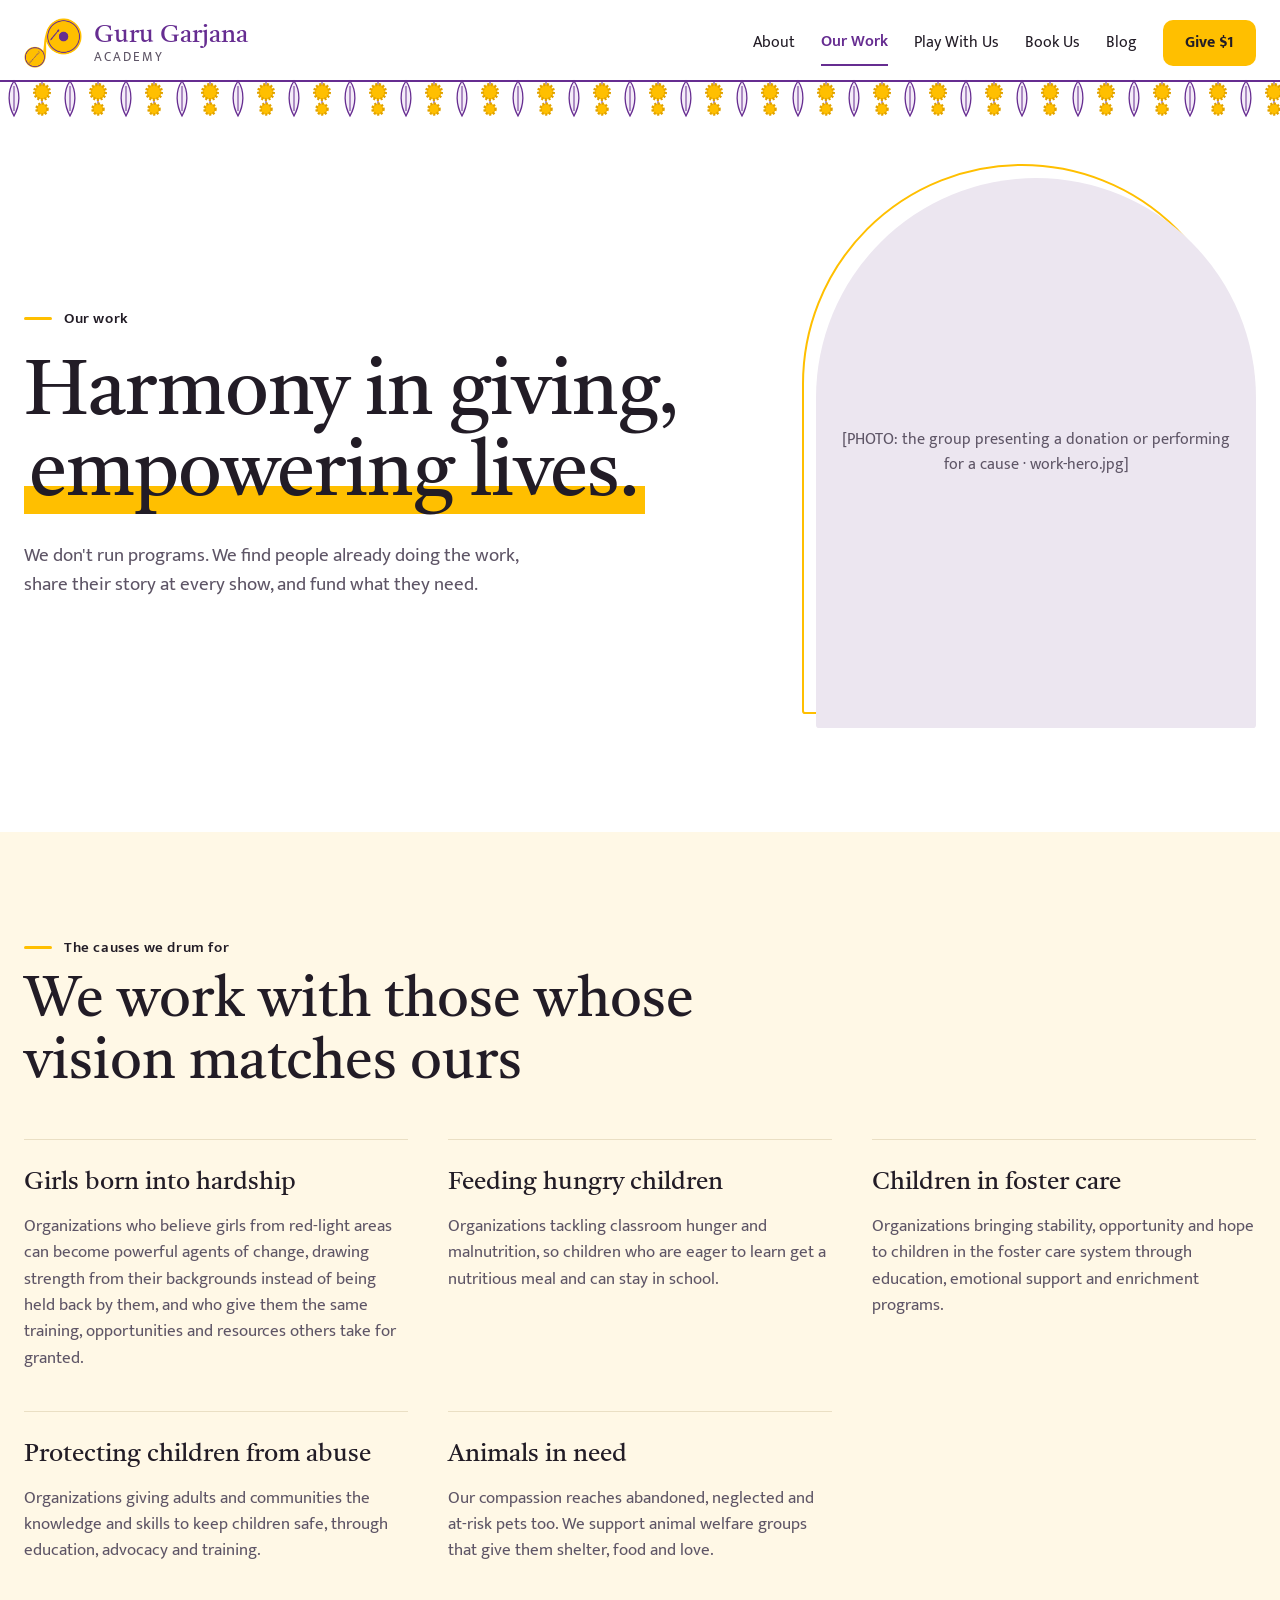
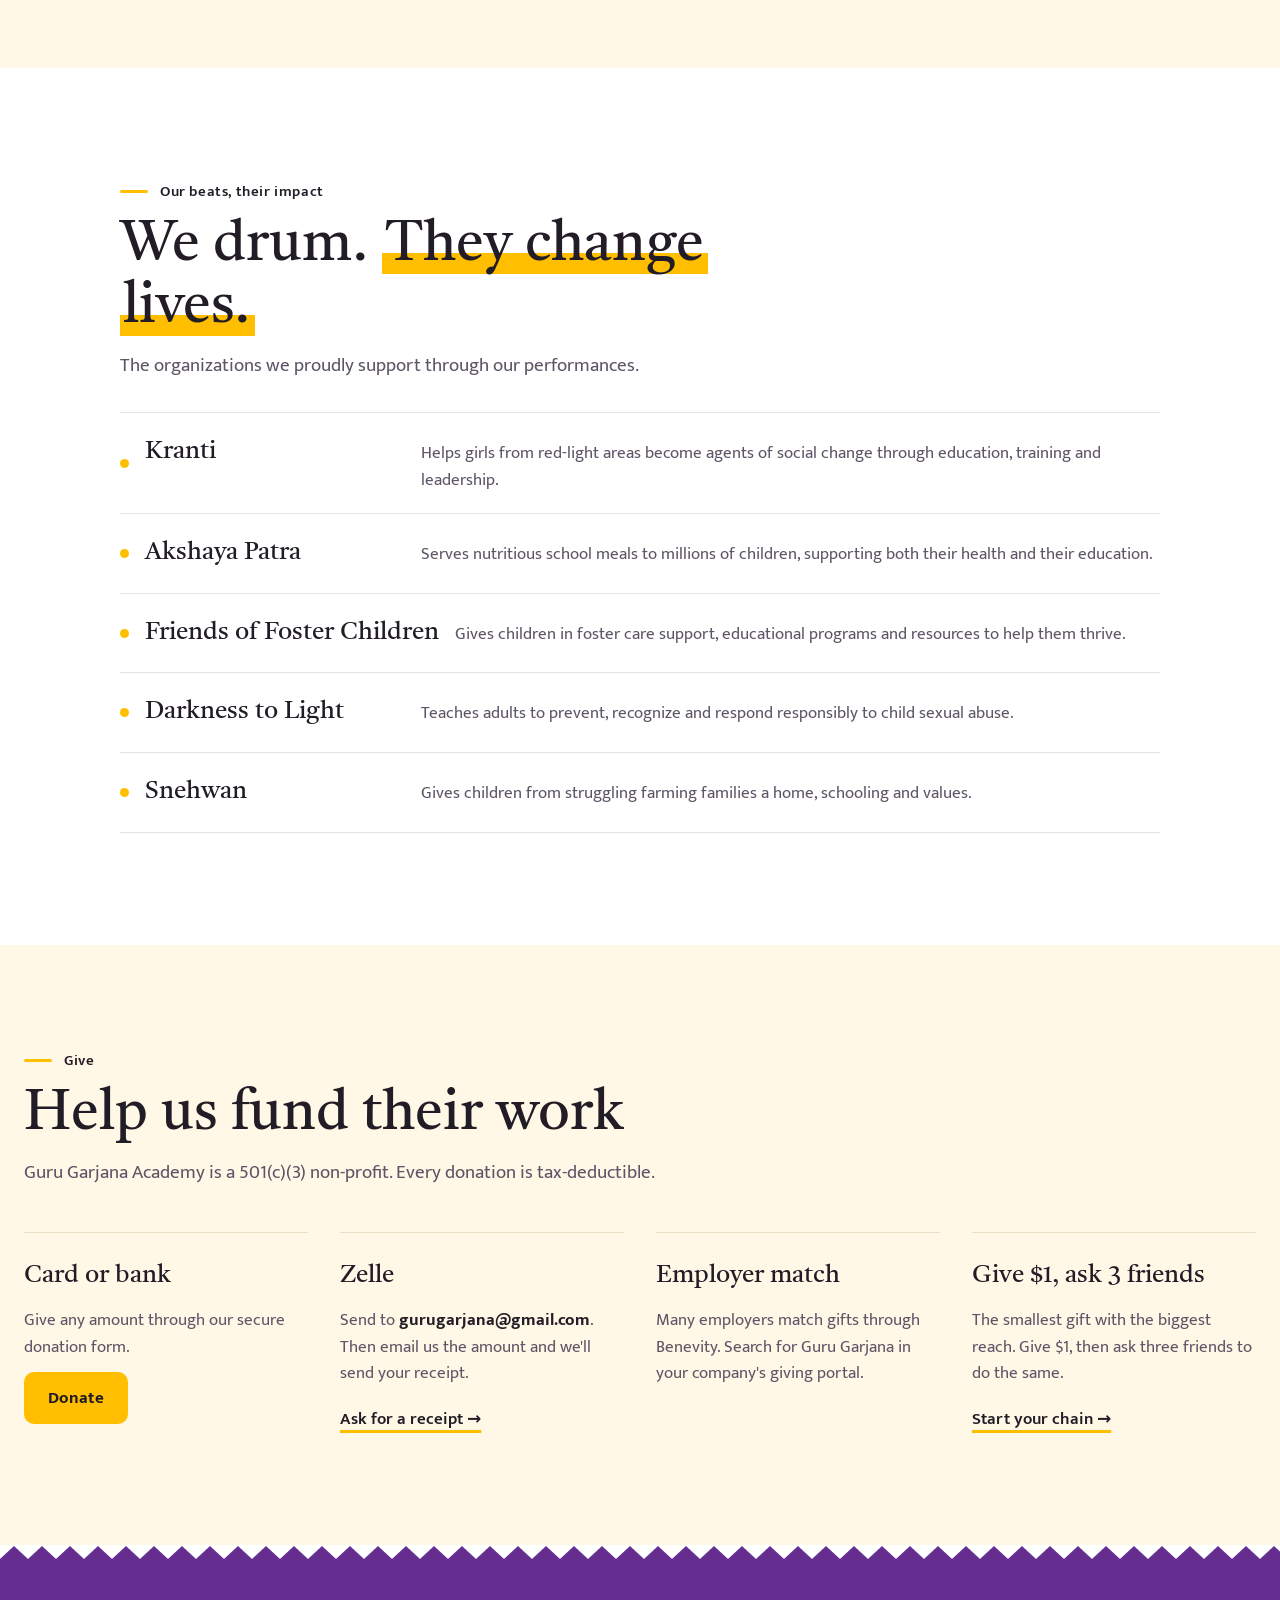
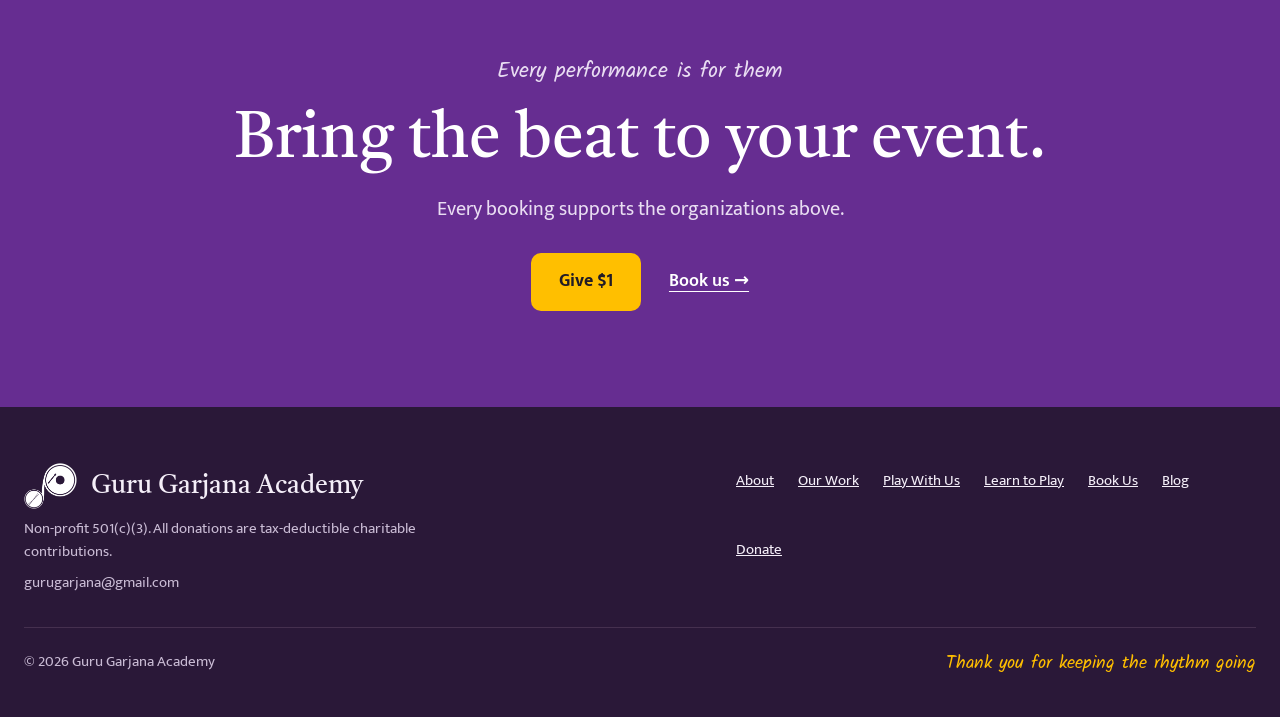
<file: our-work.html>
<!doctype html>
<html lang="en">
<head>
<meta charset="utf-8">
<meta name="viewport" content="width=device-width, initial-scale=1">
<title>Our work | Guru Garjana Academy</title>
<meta name="description" content="The causes we drum for and the organizations we support: Kranti, Akshaya Patra, Friends of Foster Children and Darkness to Light.">
<meta name="theme-color" content="#662D91">
<link rel="canonical" href="https://gurugarjana.org/our-work">
<meta property="og:type" content="website">
<meta property="og:site_name" content="Guru Garjana Academy">
<meta property="og:title" content="Our work | Guru Garjana Academy">
<meta property="og:description" content="The causes we drum for and the organizations we support: Kranti, Akshaya Patra, Friends of Foster Children and Darkness to Light.">
<meta property="og:url" content="https://gurugarjana.org/our-work">
<meta property="og:image" content="https://gurugarjana.org/assets/img/og-image.jpg">
<meta name="twitter:card" content="summary_large_image">
<link rel="icon" type="image/png" href="/assets/img/favicon-64.png">
<link rel="apple-touch-icon" href="/assets/img/apple-touch-icon.png">
<link rel="preconnect" href="https://fonts.googleapis.com">
<link rel="preconnect" href="https://fonts.gstatic.com" crossorigin>
<link rel="stylesheet" href="https://fonts.googleapis.com/css2?family=Tiro+Devanagari+Marathi:ital@0;1&amp;family=Mukta:wght@400;500;600;700&amp;family=Kalam:wght@400;700&amp;display=swap">
<link rel="stylesheet" href="/assets/css/styles.css">
</head>
<body>
<div style="font-family: 'Mukta', system-ui, sans-serif; color: #221C26; background: #FFFFFF; width: 100%; line-height: 1.55">

<!-- HEADER -->
<header style="background: #FFFFFF">
<nav aria-label="Main" style="max-width: 1240px; margin: 0 auto; padding: 18px 24px 10px; display: flex; flex-wrap: wrap; align-items: center; justify-content: space-between; gap: 16px">
<a href="/" style="display: flex; align-items: center; gap: 12px; text-decoration: none; color: #221C26">
<img src="/assets/img/logo-colour.png" alt="" style="height: 50px; width: auto; display: block">
<span style="display: flex; flex-direction: column; line-height: 1.1">
<span style="font-family: 'Tiro Devanagari Marathi', Georgia, serif; font-size: 25px; color: var(--play)">Guru Garjana</span>
<span style="font-size: 13px; letter-spacing: .16em; text-transform: uppercase; color: #5E5566">Academy</span>
</span>
</a>
<div style="display: flex; flex-wrap: wrap; align-items: center; gap: 4px 26px; font-size: 16px">
<a href="/about-us" style="color: #221C26; text-decoration: none; padding: 10px 0">About</a>
<a href="/our-work" aria-current="page" style="color: var(--play); font-weight: 600; text-decoration: none; padding: 10px 0; border-bottom: 2px solid var(--play)">Our Work</a>
<a href="/bootstrapping" style="color: #221C26; text-decoration: none; padding: 10px 0">Play With Us</a>
<a href="/book-us" style="color: #221C26; text-decoration: none; padding: 10px 0">Book Us</a>
<a href="/blog" style="color: #221C26; text-decoration: none; padding: 10px 0">Blog</a>
<a href="/1dollar" style="background: var(--serve); color: #221C26; text-decoration: none; font-weight: 700; padding: 11px 22px; border-radius: 10px">Give $1</a>
</div>
</nav>
</header>

<!-- TORAN -->
<svg width="100%" height="44" aria-hidden="true" style="display: block">
<defs>
<pattern id="toranA" width="56" height="44" patternUnits="userSpaceOnUse">
<path d="M14 3 C 7 13, 8 27, 14 38 C 20 27, 21 13, 14 3 Z" fill="#F4ECF8" stroke="#662D91" stroke-width="1.3"></path>
<path d="M14 8 L14 33" stroke="#662D91" stroke-width="1"></path>
<path d="M42 3 L42 30" stroke="#662D91" stroke-width="1"></path>
<circle cx="42" cy="14" r="7.5" fill="#FFBF00" stroke="#E0A100" stroke-width="3" stroke-dasharray="2 1.6"></circle>
<circle cx="42" cy="31" r="5.5" fill="#FFBF00" stroke="#E0A100" stroke-width="2.5" stroke-dasharray="2 1.6"></circle>
</pattern>
</defs>
<rect x="0" y="0" width="100%" height="44" fill="url(#toranA)"></rect>
<line x1="0" y1="3" x2="100%" y2="3" stroke="#662D91" stroke-width="2"></line>
</svg>

<main>
<!-- HERO (serve) -->
<section style="max-width: 1240px; margin: 0 auto; padding: 56px 24px 104px; display: flex; flex-wrap: wrap; gap: 64px; align-items: center">
<div style="flex: 1.4 1 480px; min-width: 0; display: flex; flex-direction: column; gap: 24px">
<div style="display: flex; align-items: center; gap: 12px; font-size: 15px; font-weight: 600; letter-spacing: .04em"><span aria-hidden="true" style="width: 28px; height: 3px; border-radius: 2px; background: var(--serve)"></span>Our work</div>
<h1 style="margin: 0; font-family: 'Tiro Devanagari Marathi', Georgia, serif; font-weight: 400; font-size: clamp(46px, 6vw, 82px); line-height: 1.06; letter-spacing: -.01em; text-wrap: balance">Harmony in giving, <span style="background: linear-gradient(transparent 64%, var(--serve) 64%); -webkit-box-decoration-break: clone; box-decoration-break: clone; padding: 0 .06em">empowering lives.</span></h1>
<p style="margin: 0; font-size: 19px; color: #5E5566; max-width: 46ch">We don't run programs. We find people already doing the work, share their story at every show, and fund what they need.</p>
</div>
<div style="position: relative; flex: 1 1 340px; max-width: 440px">
<div aria-hidden="true" style="position: absolute; top: -14px; left: -14px; width: 100%; aspect-ratio: 4 / 5; border: 2px solid var(--serve); border-radius: 999px 999px 14px 14px; box-sizing: border-box"></div>
<div class="ph" style="width: 100%; aspect-ratio: 4 / 5; border-radius: 999px 999px 14px 14px; justify-content: center; align-items: center; text-align: center; padding: 24px; color: #5E5566; font-size: 16px">[PHOTO: the group presenting a donation or performing for a cause · work-hero.jpg]</div>
</div>
</section>

<!-- CAUSES (serve) -->
<section style="background: #FFF8E6">
<div style="max-width: 1240px; margin: 0 auto; padding: 104px 24px; display: flex; flex-direction: column; gap: 44px">
<div style="display: flex; flex-direction: column; gap: 12px; max-width: 720px">
<div style="display: flex; align-items: center; gap: 12px; font-size: 15px; font-weight: 600; letter-spacing: .04em"><span aria-hidden="true" style="width: 28px; height: 3px; border-radius: 2px; background: var(--serve)"></span>The causes we drum for</div>
<h2 style="margin: 0; font-family: 'Tiro Devanagari Marathi', Georgia, serif; font-weight: 400; font-size: clamp(38px, 4.4vw, 60px); line-height: 1.1">We work with those whose vision matches ours</h2>
</div>
<div style="display: grid; grid-template-columns: repeat(auto-fit, minmax(min(100%, 340px), 1fr)); gap: 40px 40px">
<div style="border-top: 1px solid #EADFC4; padding-top: 24px; display: flex; flex-direction: column; gap: 10px">
<h3 style="margin: 0; font-family: 'Tiro Devanagari Marathi', Georgia, serif; font-weight: 400; font-size: 25px">Girls born into hardship</h3>
<p style="margin: 0; font-size: 17px; color: #5E5566">Organizations who believe girls from red-light areas can become powerful agents of change, drawing strength from their backgrounds instead of being held back by them, and who give them the same training, opportunities and resources others take for granted.</p>
</div>
<div style="border-top: 1px solid #EADFC4; padding-top: 24px; display: flex; flex-direction: column; gap: 10px">
<h3 style="margin: 0; font-family: 'Tiro Devanagari Marathi', Georgia, serif; font-weight: 400; font-size: 25px">Feeding hungry children</h3>
<p style="margin: 0; font-size: 17px; color: #5E5566">Organizations tackling classroom hunger and malnutrition, so children who are eager to learn get a nutritious meal and can stay in school.</p>
</div>
<div style="border-top: 1px solid #EADFC4; padding-top: 24px; display: flex; flex-direction: column; gap: 10px">
<h3 style="margin: 0; font-family: 'Tiro Devanagari Marathi', Georgia, serif; font-weight: 400; font-size: 25px">Children in foster care</h3>
<p style="margin: 0; font-size: 17px; color: #5E5566">Organizations bringing stability, opportunity and hope to children in the foster care system through education, emotional support and enrichment programs.</p>
</div>
<div style="border-top: 1px solid #EADFC4; padding-top: 24px; display: flex; flex-direction: column; gap: 10px">
<h3 style="margin: 0; font-family: 'Tiro Devanagari Marathi', Georgia, serif; font-weight: 400; font-size: 25px">Protecting children from abuse</h3>
<p style="margin: 0; font-size: 17px; color: #5E5566">Organizations giving adults and communities the knowledge and skills to keep children safe, through education, advocacy and training.</p>
</div>
<div style="border-top: 1px solid #EADFC4; padding-top: 24px; display: flex; flex-direction: column; gap: 10px">
<h3 style="margin: 0; font-family: 'Tiro Devanagari Marathi', Georgia, serif; font-weight: 400; font-size: 25px">Animals in need</h3>
<p style="margin: 0; font-size: 17px; color: #5E5566">Our compassion reaches abandoned, neglected and at-risk pets too. We support animal welfare groups that give them shelter, food and love.</p>
</div>
</div>
</div>
</section>

<!-- PARTNERS (serve) -->
<section style="max-width: 1040px; margin: 0 auto; padding: 112px 24px; display: flex; flex-direction: column; gap: 32px">
<div style="display: flex; flex-direction: column; gap: 12px; max-width: 720px">
<div style="display: flex; align-items: center; gap: 12px; font-size: 15px; font-weight: 600; letter-spacing: .04em"><span aria-hidden="true" style="width: 28px; height: 3px; border-radius: 2px; background: var(--serve)"></span>Our beats, their impact</div>
<h2 style="margin: 0; font-family: 'Tiro Devanagari Marathi', Georgia, serif; font-weight: 400; font-size: clamp(38px, 4.4vw, 60px); line-height: 1.1">We drum. <span style="background: linear-gradient(transparent 64%, var(--serve) 64%); -webkit-box-decoration-break: clone; box-decoration-break: clone; padding: 0 .06em">They change lives.</span></h2>
<p style="margin: 0; font-size: 19px; color: #5E5566">The organizations we proudly support through our performances.</p>
</div>
<div style="display: flex; flex-direction: column">
<div style="border-top: 1px solid #E7E1EA; padding: 20px 0; display: flex; flex-wrap: wrap; align-items: baseline; gap: 6px 16px"><span aria-hidden="true" style="width: 9px; height: 9px; border-radius: 50%; background: var(--serve); flex-shrink: 0; align-self: center"></span><span style="font-family: 'Tiro Devanagari Marathi', Georgia, serif; font-size: 25px; min-width: 260px">Kranti</span><span style="flex: 1 1 360px; font-size: 17px; color: #5E5566">Helps girls from red-light areas become agents of social change through education, training and leadership.</span></div>
<div style="border-top: 1px solid #E7E1EA; padding: 20px 0; display: flex; flex-wrap: wrap; align-items: baseline; gap: 6px 16px"><span aria-hidden="true" style="width: 9px; height: 9px; border-radius: 50%; background: var(--serve); flex-shrink: 0; align-self: center"></span><span style="font-family: 'Tiro Devanagari Marathi', Georgia, serif; font-size: 25px; min-width: 260px">Akshaya Patra</span><span style="flex: 1 1 360px; font-size: 17px; color: #5E5566">Serves nutritious school meals to millions of children, supporting both their health and their education.</span></div>
<div style="border-top: 1px solid #E7E1EA; padding: 20px 0; display: flex; flex-wrap: wrap; align-items: baseline; gap: 6px 16px"><span aria-hidden="true" style="width: 9px; height: 9px; border-radius: 50%; background: var(--serve); flex-shrink: 0; align-self: center"></span><span style="font-family: 'Tiro Devanagari Marathi', Georgia, serif; font-size: 25px; min-width: 260px">Friends of Foster Children</span><span style="flex: 1 1 360px; font-size: 17px; color: #5E5566">Gives children in foster care support, educational programs and resources to help them thrive.</span></div>
<div style="border-top: 1px solid #E7E1EA; padding: 20px 0; display: flex; flex-wrap: wrap; align-items: baseline; gap: 6px 16px"><span aria-hidden="true" style="width: 9px; height: 9px; border-radius: 50%; background: var(--serve); flex-shrink: 0; align-self: center"></span><span style="font-family: 'Tiro Devanagari Marathi', Georgia, serif; font-size: 25px; min-width: 260px">Darkness to Light</span><span style="flex: 1 1 360px; font-size: 17px; color: #5E5566">Teaches adults to prevent, recognize and respond responsibly to child sexual abuse.</span></div>
<div style="border-top: 1px solid #E7E1EA; border-bottom: 1px solid #E7E1EA; padding: 20px 0; display: flex; flex-wrap: wrap; align-items: baseline; gap: 6px 16px"><span aria-hidden="true" style="width: 9px; height: 9px; border-radius: 50%; background: var(--serve); flex-shrink: 0; align-self: center"></span><span style="font-family: 'Tiro Devanagari Marathi', Georgia, serif; font-size: 25px; min-width: 260px">Snehwan</span><span style="flex: 1 1 360px; font-size: 17px; color: #5E5566">Gives children from struggling farming families a home, schooling and values.</span></div>
</div>
</section>

<!-- WAYS TO GIVE (serve) -->
<section style="background: #FFF8E6">
<div style="max-width: 1240px; margin: 0 auto; padding: 104px 24px; display: flex; flex-direction: column; gap: 44px">
<div style="display: flex; flex-direction: column; gap: 12px; max-width: 720px">
<div style="display: flex; align-items: center; gap: 12px; font-size: 15px; font-weight: 600; letter-spacing: .04em"><span aria-hidden="true" style="width: 28px; height: 3px; border-radius: 2px; background: var(--serve)"></span>Give</div>
<h2 style="margin: 0; font-family: 'Tiro Devanagari Marathi', Georgia, serif; font-weight: 400; font-size: clamp(38px, 4.4vw, 60px); line-height: 1.1">Help us fund their work</h2>
<p style="margin: 0; font-size: 19px; color: #5E5566">Guru Garjana Academy is a 501(c)(3) non-profit. Every donation is tax-deductible.</p>
</div>
<div style="display: grid; grid-template-columns: repeat(auto-fit, minmax(min(100%, 250px), 1fr)); gap: 40px 32px">
<div style="border-top: 1px solid #EADFC4; padding-top: 24px; display: flex; flex-direction: column; gap: 12px">
<h3 style="margin: 0; font-family: 'Tiro Devanagari Marathi', Georgia, serif; font-weight: 400; font-size: 25px">Card or bank</h3>
<p style="margin: 0; font-size: 17px; color: #5E5566">Give any amount through our secure donation form.</p>
<a href="https://www.zeffy.com/en-US/donation-form/donate-to-make-a-difference-20014" style="align-self: flex-start; background: var(--serve); color: #221C26; text-decoration: none; font-weight: 700; font-size: 17px; padding: 13px 24px; border-radius: 10px">Donate</a>
</div>
<div style="border-top: 1px solid #EADFC4; padding-top: 24px; display: flex; flex-direction: column; gap: 12px">
<h3 style="margin: 0; font-family: 'Tiro Devanagari Marathi', Georgia, serif; font-weight: 400; font-size: 25px">Zelle</h3>
<p style="margin: 0; font-size: 17px; color: #5E5566">Send to <strong style="color: #221C26">gurugarjana@gmail.com</strong>. Then email us the amount and we'll send your receipt.</p>
<a href="mailto:gurugarjana@gmail.com?subject=Donation%20receipt&amp;body=Hello%20Guru%20Garjana%2C%0A%0AI%20sent%20a%20donation%20by%20Zelle.%0A%0AAmount%3A%20%24%0ADate%3A%0AName%3A%0A" style="color: #221C26; font-weight: 600; font-size: 17px; text-decoration-color: var(--serve); text-decoration-thickness: 3px; text-underline-offset: 6px; padding: 8px 0">Ask for a receipt →</a>
</div>
<div style="border-top: 1px solid #EADFC4; padding-top: 24px; display: flex; flex-direction: column; gap: 12px">
<h3 style="margin: 0; font-family: 'Tiro Devanagari Marathi', Georgia, serif; font-weight: 400; font-size: 25px">Employer match</h3>
<p style="margin: 0; font-size: 17px; color: #5E5566">Many employers match gifts through Benevity. Search for Guru Garjana in your company's giving portal.</p>
</div>
<div style="border-top: 1px solid #EADFC4; padding-top: 24px; display: flex; flex-direction: column; gap: 12px">
<h3 style="margin: 0; font-family: 'Tiro Devanagari Marathi', Georgia, serif; font-weight: 400; font-size: 25px">Give $1, ask 3 friends</h3>
<p style="margin: 0; font-size: 17px; color: #5E5566">The smallest gift with the biggest reach. Give $1, then ask three friends to do the same.</p>
<a href="/1dollar" style="color: #221C26; font-weight: 600; font-size: 17px; text-decoration-color: var(--serve); text-decoration-thickness: 3px; text-underline-offset: 6px; padding: 8px 0">Start your chain →</a>
</div>
</div>
</div>
</section>
</main>

<!-- CLOSING: purple stage, gold action -->
<svg width="100%" height="14" aria-hidden="true" style="display: block">
<defs>
<pattern id="templeA" width="28" height="14" patternUnits="userSpaceOnUse"><path d="M0 14 L14 1 L28 14 Z" fill="#662D91"></path></pattern>
</defs>
<rect x="0" y="0" width="100%" height="14" fill="url(#templeA)"></rect>
</svg>
<section style="background: var(--play); color: #FFFFFF">
<div style="max-width: 860px; margin: 0 auto; padding: 96px 24px; display: flex; flex-direction: column; align-items: center; gap: 18px; text-align: center">
<div style="font-family: 'Kalam', cursive; font-size: 22px; color: #E9DDF2">Every performance is for them</div>
<h2 style="margin: 0; font-family: 'Tiro Devanagari Marathi', Georgia, serif; font-weight: 400; font-size: clamp(40px, 5vw, 66px); line-height: 1.08">Bring the beat to your event.</h2>
<p style="margin: 0; font-size: 20px; color: #E9DDF2">Every booking supports the organizations above.</p>
<div style="display: flex; flex-wrap: wrap; justify-content: center; align-items: center; gap: 14px 28px; padding-top: 10px">
<a href="/1dollar" style="background: var(--serve); color: #221C26; text-decoration: none; font-weight: 700; font-size: 18px; padding: 15px 28px; border-radius: 10px">Give $1</a>
<a href="/book-us" style="color: #FFFFFF; font-weight: 600; font-size: 18px; text-underline-offset: 5px; padding: 12px 0">Book us →</a>
</div>
</div>
</section>

<!-- FOOTER -->
<footer style="background: #2A1838; color: #F4EEF8">
<div style="max-width: 1240px; margin: 0 auto; padding: 56px 24px 40px; display: flex; flex-wrap: wrap; justify-content: space-between; gap: 32px; font-size: 15px">
<div style="display: flex; flex-direction: column; gap: 8px; max-width: 420px">
<div style="display: flex; align-items: center; gap: 14px"><img src="/assets/img/logo-white.png" alt="" style="height: 46px; width: auto; display: block"><span style="font-family: 'Tiro Devanagari Marathi', Georgia, serif; font-size: 26px">Guru Garjana Academy</span></div>
<div style="color: #C9BBD4">Non-profit 501(c)(3). All donations are tax-deductible charitable contributions.</div>
<div style="color: #C9BBD4">gurugarjana@gmail.com</div>
</div>
<div style="display: flex; flex-wrap: wrap; gap: 6px 24px; align-items: flex-start; max-width: 520px">
<a href="/about-us" style="color: #F4EEF8; padding: 6px 0">About</a>
<a href="/our-work" style="color: #F4EEF8; padding: 6px 0">Our Work</a>
<a href="/#join" style="color: #F4EEF8; padding: 6px 0">Play With Us</a>
<a href="/bootstrapping" style="color: #F4EEF8; padding: 6px 0">Learn to Play</a>
<a href="/book-us" style="color: #F4EEF8; padding: 6px 0">Book Us</a>
<a href="/blog" style="color: #F4EEF8; padding: 6px 0">Blog</a>
<a href="/1dollar" style="color: #F4EEF8; padding: 6px 0">Donate</a>
</div>
<div style="width: 100%; display: flex; flex-wrap: wrap; justify-content: space-between; gap: 8px; border-top: 1px solid #45304F; padding-top: 22px; color: #C9BBD4">
<span>© 2026 Guru Garjana Academy</span>
<span style="font-family: 'Kalam', cursive; font-size: 18px; color: var(--serve)">Thank you for keeping the rhythm going</span>
</div>
</div>
</footer>
</div>
</body>
</html>
</file>
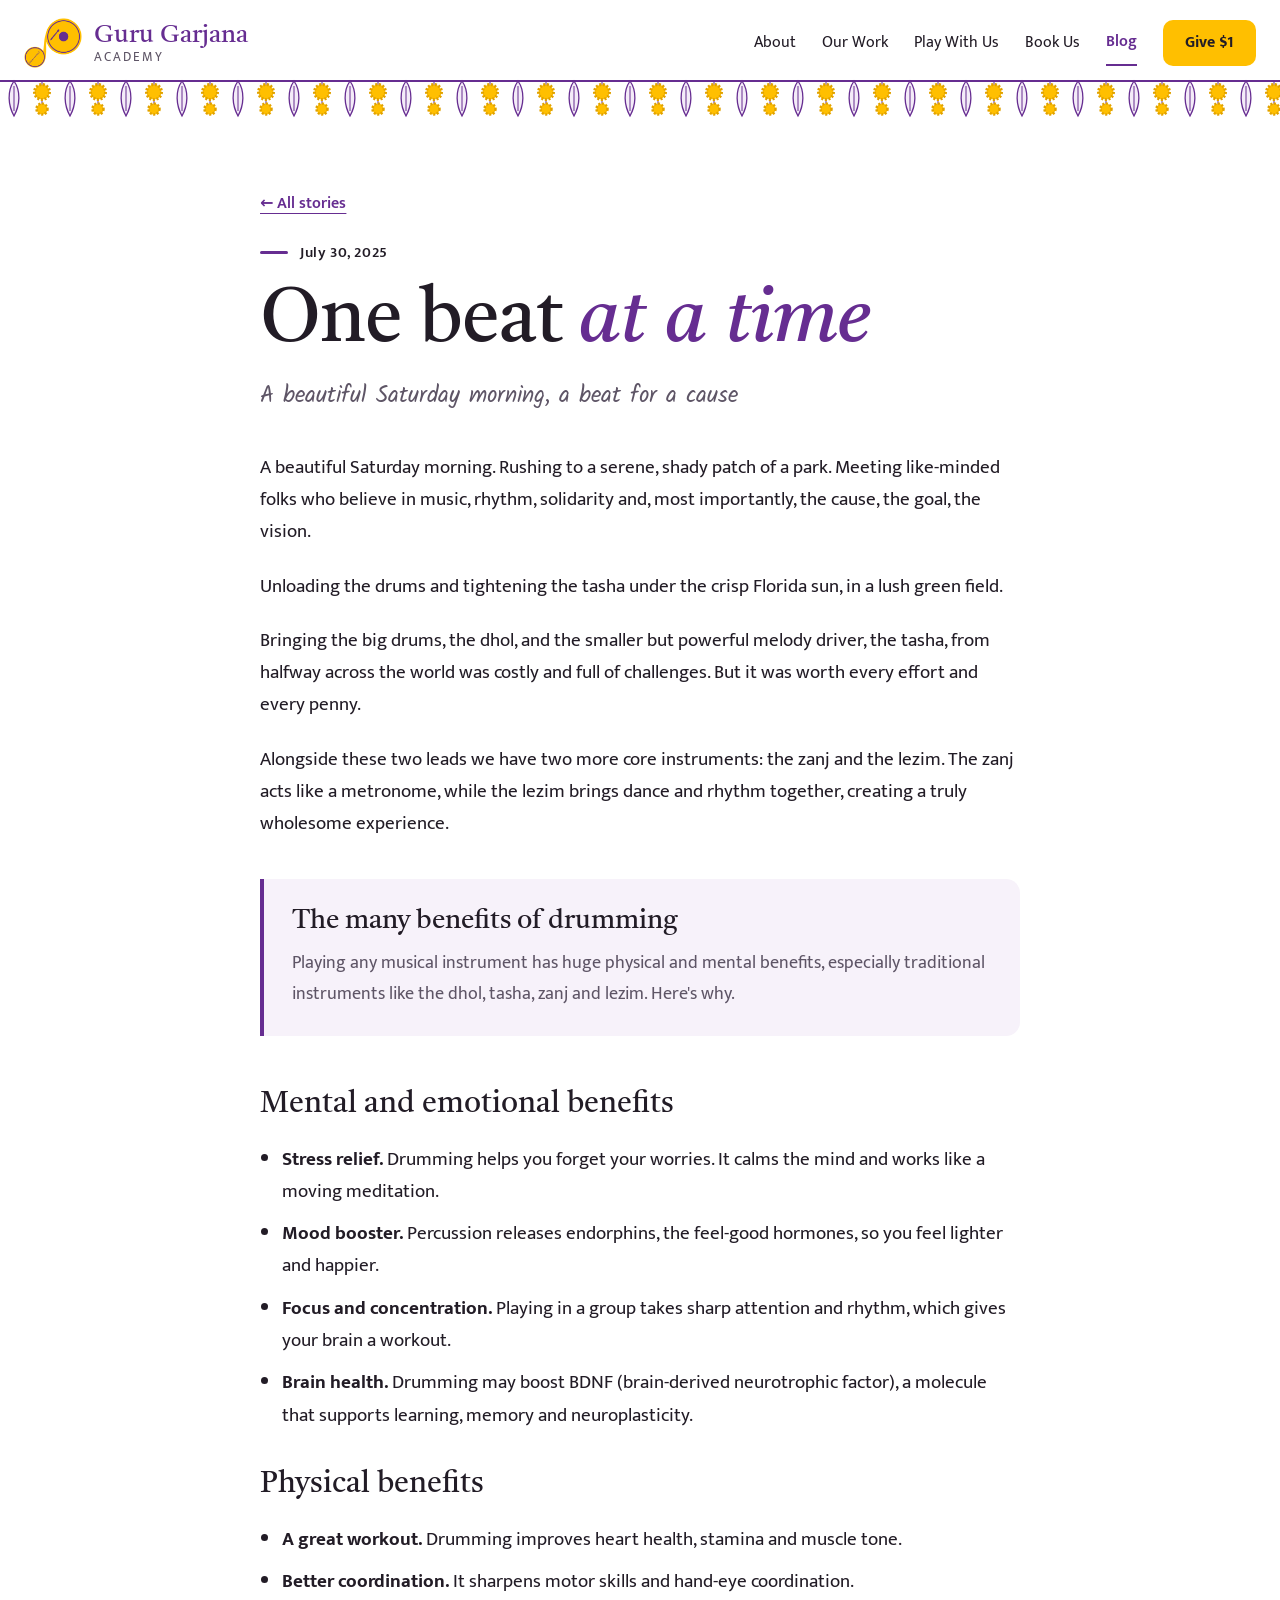
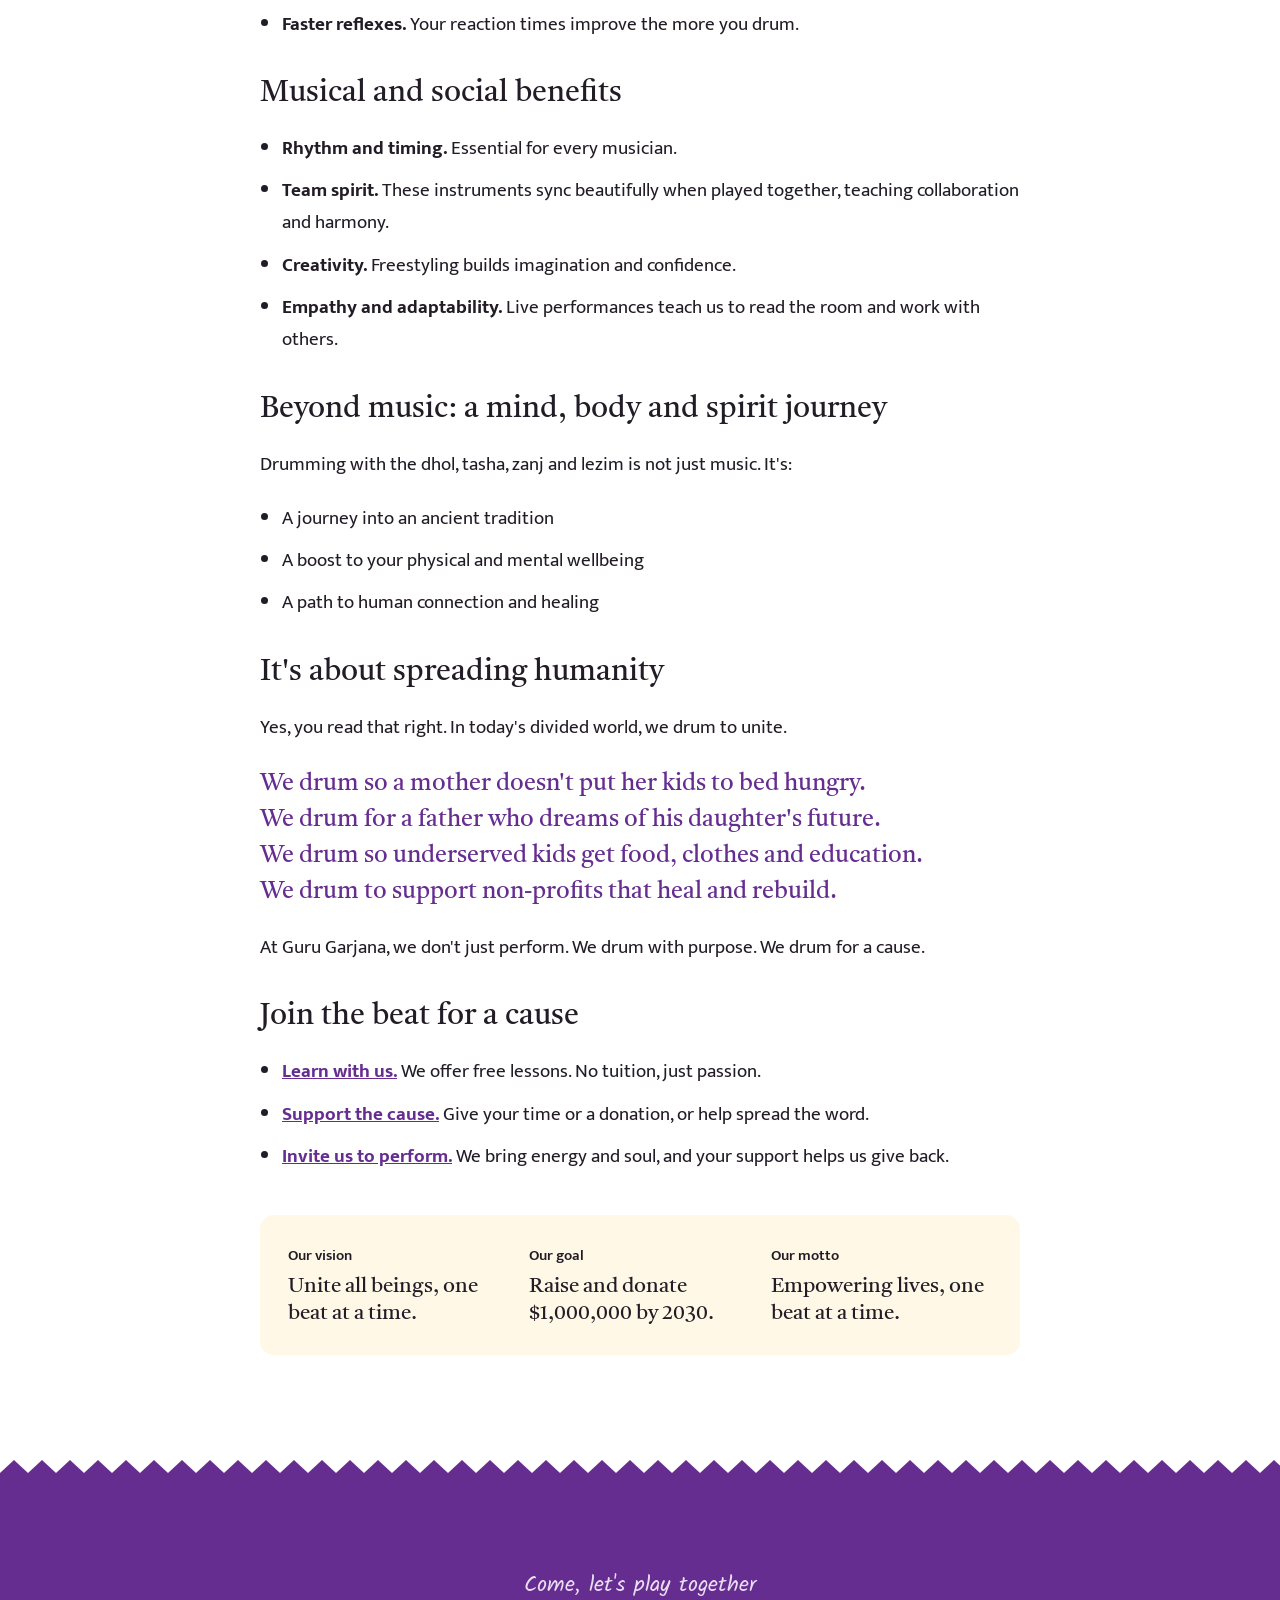
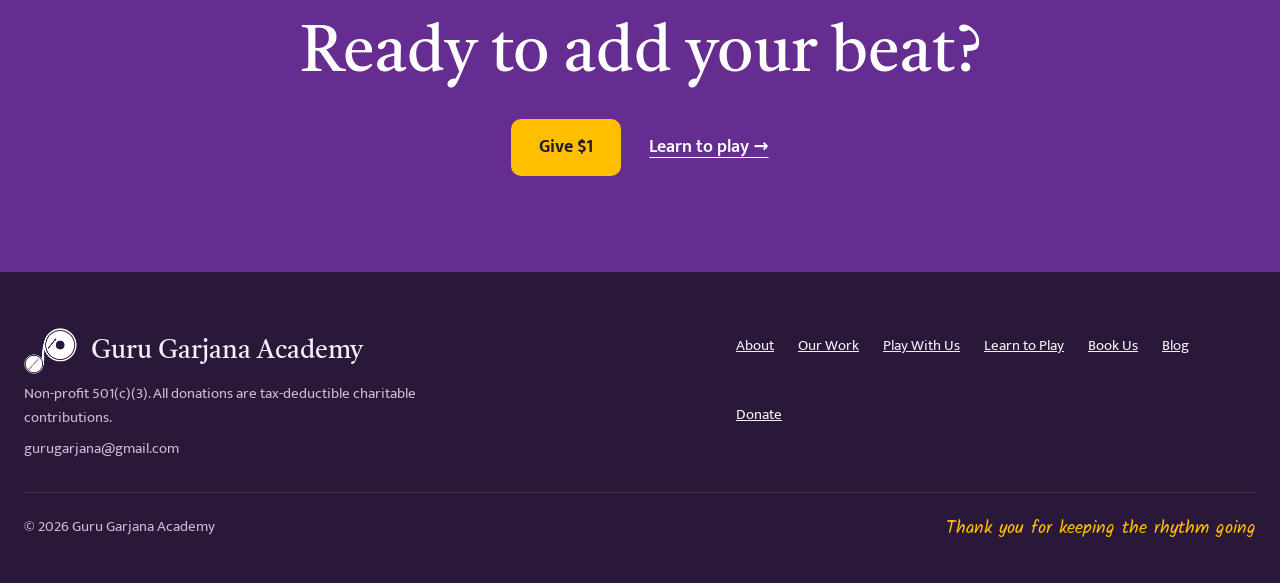
<file: blog/one-beat-at-a-time.html>
<!doctype html>
<html lang="en">
<head>
<meta charset="utf-8">
<meta name="viewport" content="width=device-width, initial-scale=1">
<title>One beat at a time | Guru Garjana Academy</title>
<meta name="description" content="A Saturday morning in the park, the benefits of drumming, and why we drum for a cause.">
<meta name="theme-color" content="#662D91">
<link rel="canonical" href="https://gurugarjana.org/blog/one-beat-at-a-time">
<meta property="og:type" content="website">
<meta property="og:site_name" content="Guru Garjana Academy">
<meta property="og:title" content="One beat at a time | Guru Garjana Academy">
<meta property="og:description" content="A Saturday morning in the park, the benefits of drumming, and why we drum for a cause.">
<meta property="og:url" content="https://gurugarjana.org/blog/one-beat-at-a-time">
<meta property="og:image" content="https://gurugarjana.org/assets/img/og-image.jpg">
<meta name="twitter:card" content="summary_large_image">
<link rel="icon" type="image/png" href="/assets/img/favicon-64.png">
<link rel="apple-touch-icon" href="/assets/img/apple-touch-icon.png">
<link rel="preconnect" href="https://fonts.googleapis.com">
<link rel="preconnect" href="https://fonts.gstatic.com" crossorigin>
<link rel="stylesheet" href="https://fonts.googleapis.com/css2?family=Tiro+Devanagari+Marathi:ital@0;1&amp;family=Mukta:wght@400;500;600;700&amp;family=Kalam:wght@400;700&amp;display=swap">
<link rel="stylesheet" href="/assets/css/styles.css">
</head>
<body>
<div style="font-family: 'Mukta', system-ui, sans-serif; color: #221C26; background: #FFFFFF; width: 100%; line-height: 1.55">

<!-- HEADER -->
<header style="background: #FFFFFF">
<nav aria-label="Main" style="max-width: 1240px; margin: 0 auto; padding: 18px 24px 10px; display: flex; flex-wrap: wrap; align-items: center; justify-content: space-between; gap: 16px">
<a href="/" style="display: flex; align-items: center; gap: 12px; text-decoration: none; color: #221C26">
<img src="/assets/img/logo-colour.png" alt="" style="height: 50px; width: auto; display: block">
<span style="display: flex; flex-direction: column; line-height: 1.1">
<span style="font-family: 'Tiro Devanagari Marathi', Georgia, serif; font-size: 25px; color: var(--play)">Guru Garjana</span>
<span style="font-size: 13px; letter-spacing: .16em; text-transform: uppercase; color: #5E5566">Academy</span>
</span>
</a>
<div style="display: flex; flex-wrap: wrap; align-items: center; gap: 4px 26px; font-size: 16px">
<a href="/about-us" style="color: #221C26; text-decoration: none; padding: 10px 0">About</a>
<a href="/our-work" style="color: #221C26; text-decoration: none; padding: 10px 0">Our Work</a>
<a href="/bootstrapping" style="color: #221C26; text-decoration: none; padding: 10px 0">Play With Us</a>
<a href="/book-us" style="color: #221C26; text-decoration: none; padding: 10px 0">Book Us</a>
<a href="/blog" aria-current="page" style="color: var(--play); font-weight: 600; text-decoration: none; padding: 10px 0; border-bottom: 2px solid var(--play)">Blog</a>
<a href="/1dollar" style="background: var(--serve); color: #221C26; text-decoration: none; font-weight: 700; padding: 11px 22px; border-radius: 10px">Give $1</a>
</div>
</nav>
</header>

<!-- TORAN -->
<svg width="100%" height="44" aria-hidden="true" style="display: block">
<defs>
<pattern id="toranA" width="56" height="44" patternUnits="userSpaceOnUse">
<path d="M14 3 C 7 13, 8 27, 14 38 C 20 27, 21 13, 14 3 Z" fill="#F4ECF8" stroke="#662D91" stroke-width="1.3"></path>
<path d="M14 8 L14 33" stroke="#662D91" stroke-width="1"></path>
<path d="M42 3 L42 30" stroke="#662D91" stroke-width="1"></path>
<circle cx="42" cy="14" r="7.5" fill="#FFBF00" stroke="#E0A100" stroke-width="3" stroke-dasharray="2 1.6"></circle>
<circle cx="42" cy="31" r="5.5" fill="#FFBF00" stroke="#E0A100" stroke-width="2.5" stroke-dasharray="2 1.6"></circle>
</pattern>
</defs>
<rect x="0" y="0" width="100%" height="44" fill="url(#toranA)"></rect>
<line x1="0" y1="3" x2="100%" y2="3" stroke="#662D91" stroke-width="2"></line>
</svg>

<main>
<article>
<!-- POST HEADER -->
<header style="max-width: 760px; margin: 0 auto; padding: 64px 24px 40px; display: flex; flex-direction: column; gap: 18px">
<a href="/blog" style="align-self: flex-start; color: var(--play); font-weight: 600; font-size: 16px; text-underline-offset: 5px; padding: 6px 0">← All stories</a>
<div style="display: flex; align-items: center; gap: 12px; font-size: 15px; font-weight: 600; letter-spacing: .04em"><span aria-hidden="true" style="width: 28px; height: 3px; border-radius: 2px; background: var(--play)"></span><time datetime="2025-07-30">July 30, 2025</time></div>
<h1 style="margin: 0; font-family: 'Tiro Devanagari Marathi', Georgia, serif; font-weight: 400; font-size: clamp(44px, 6vw, 76px); line-height: 1.06; letter-spacing: -.01em; text-wrap: balance">One beat <em style="color: var(--play)">at a time</em></h1>
<p style="margin: 0; font-family: 'Kalam', cursive; font-size: 23px; line-height: 1.35; color: #5E5566">A beautiful Saturday morning, a beat for a cause</p>
</header>

<!-- POST BODY -->
<div style="max-width: 760px; margin: 0 auto; padding: 0 24px 104px; display: flex; flex-direction: column; gap: 22px; font-size: 19px; line-height: 1.7">
<p style="margin: 0">A beautiful Saturday morning. Rushing to a serene, shady patch of a park. Meeting like-minded folks who believe in music, rhythm, solidarity and, most importantly, the cause, the goal, the vision.</p>
<p style="margin: 0">Unloading the drums and tightening the tasha under the crisp Florida sun, in a lush green field.</p>
<p style="margin: 0">Bringing the big drums, the dhol, and the smaller but powerful melody driver, the tasha, from halfway across the world was costly and full of challenges. But it was worth every effort and every penny.</p>
<p style="margin: 0">Alongside these two leads we have two more core instruments: the zanj and the lezim. The zanj acts like a metronome, while the lezim brings dance and rhythm together, creating a truly wholesome experience.</p>

<blockquote style="margin: 16px 0; background: #F7F2FA; border-left: 4px solid var(--play); border-radius: 0 14px 14px 0; padding: 26px 28px; display: flex; flex-direction: column; gap: 10px">
<div style="font-family: 'Tiro Devanagari Marathi', Georgia, serif; font-size: 27px; line-height: 1.25">The many benefits of drumming</div>
<p style="margin: 0; font-size: 18px; color: #5E5566">Playing any musical instrument has huge physical and mental benefits, especially traditional instruments like the dhol, tasha, zanj and lezim. Here's why.</p>
</blockquote>

<h2 style="margin: 12px 0 0; font-family: 'Tiro Devanagari Marathi', Georgia, serif; font-weight: 400; font-size: 30px; line-height: 1.2">Mental and emotional benefits</h2>
<ul style="margin: 0; padding-left: 22px; display: flex; flex-direction: column; gap: 10px">
<li><strong>Stress relief.</strong> Drumming helps you forget your worries. It calms the mind and works like a moving meditation.</li>
<li><strong>Mood booster.</strong> Percussion releases endorphins, the feel-good hormones, so you feel lighter and happier.</li>
<li><strong>Focus and concentration.</strong> Playing in a group takes sharp attention and rhythm, which gives your brain a workout.</li>
<li><strong>Brain health.</strong> Drumming may boost BDNF (brain-derived neurotrophic factor), a molecule that supports learning, memory and neuroplasticity.</li>
</ul>

<h2 style="margin: 12px 0 0; font-family: 'Tiro Devanagari Marathi', Georgia, serif; font-weight: 400; font-size: 30px; line-height: 1.2">Physical benefits</h2>
<ul style="margin: 0; padding-left: 22px; display: flex; flex-direction: column; gap: 10px">
<li><strong>A great workout.</strong> Drumming improves heart health, stamina and muscle tone.</li>
<li><strong>Better coordination.</strong> It sharpens motor skills and hand-eye coordination.</li>
<li><strong>Faster reflexes.</strong> Your reaction times improve the more you drum.</li>
</ul>

<h2 style="margin: 12px 0 0; font-family: 'Tiro Devanagari Marathi', Georgia, serif; font-weight: 400; font-size: 30px; line-height: 1.2">Musical and social benefits</h2>
<ul style="margin: 0; padding-left: 22px; display: flex; flex-direction: column; gap: 10px">
<li><strong>Rhythm and timing.</strong> Essential for every musician.</li>
<li><strong>Team spirit.</strong> These instruments sync beautifully when played together, teaching collaboration and harmony.</li>
<li><strong>Creativity.</strong> Freestyling builds imagination and confidence.</li>
<li><strong>Empathy and adaptability.</strong> Live performances teach us to read the room and work with others.</li>
</ul>

<h2 style="margin: 12px 0 0; font-family: 'Tiro Devanagari Marathi', Georgia, serif; font-weight: 400; font-size: 30px; line-height: 1.2">Beyond music: a mind, body and spirit journey</h2>
<p style="margin: 0">Drumming with the dhol, tasha, zanj and lezim is not just music. It's:</p>
<ul style="margin: 0; padding-left: 22px; display: flex; flex-direction: column; gap: 10px">
<li>A journey into an ancient tradition</li>
<li>A boost to your physical and mental wellbeing</li>
<li>A path to human connection and healing</li>
</ul>

<h2 style="margin: 12px 0 0; font-family: 'Tiro Devanagari Marathi', Georgia, serif; font-weight: 400; font-size: 30px; line-height: 1.2">It's about spreading humanity</h2>
<p style="margin: 0">Yes, you read that right. In today's divided world, we drum to unite.</p>
<p style="margin: 0; font-family: 'Tiro Devanagari Marathi', Georgia, serif; font-size: 24px; line-height: 1.5; color: var(--play)">We drum so a mother doesn't put her kids to bed hungry.<br>We drum for a father who dreams of his daughter's future.<br>We drum so underserved kids get food, clothes and education.<br>We drum to support non-profits that heal and rebuild.</p>
<p style="margin: 0">At Guru Garjana, we don't just perform. We drum with purpose. We drum for a cause.</p>

<h2 style="margin: 12px 0 0; font-family: 'Tiro Devanagari Marathi', Georgia, serif; font-weight: 400; font-size: 30px; line-height: 1.2">Join the beat for a cause</h2>
<ul style="margin: 0; padding-left: 22px; display: flex; flex-direction: column; gap: 10px">
<li><strong><a href="/bootstrapping" style="color: var(--play)">Learn with us.</a></strong> We offer free lessons. No tuition, just passion.</li>
<li><strong><a href="/1dollar" style="color: var(--play)">Support the cause.</a></strong> Give your time or a donation, or help spread the word.</li>
<li><strong><a href="/book-us" style="color: var(--play)">Invite us to perform.</a></strong> We bring energy and soul, and your support helps us give back.</li>
</ul>

<div style="margin-top: 20px; background: #FFF8E6; border-radius: 14px; padding: 28px; display: grid; grid-template-columns: repeat(auto-fit, minmax(min(100%, 180px), 1fr)); gap: 20px">
<div style="display: flex; flex-direction: column; gap: 4px"><span style="font-size: 15px; font-weight: 600">Our vision</span><span style="font-family: 'Tiro Devanagari Marathi', Georgia, serif; font-size: 21px; line-height: 1.3">Unite all beings, one beat at a time.</span></div>
<div style="display: flex; flex-direction: column; gap: 4px"><span style="font-size: 15px; font-weight: 600">Our goal</span><span style="font-family: 'Tiro Devanagari Marathi', Georgia, serif; font-size: 21px; line-height: 1.3">Raise and donate $1,000,000 by 2030.</span></div>
<div style="display: flex; flex-direction: column; gap: 4px"><span style="font-size: 15px; font-weight: 600">Our motto</span><span style="font-family: 'Tiro Devanagari Marathi', Georgia, serif; font-size: 21px; line-height: 1.3">Empowering lives, one beat at a time.</span></div>
</div>
</div>
</article>
</main>

<!-- CLOSING: purple stage, gold action -->
<svg width="100%" height="14" aria-hidden="true" style="display: block">
<defs>
<pattern id="templeA" width="28" height="14" patternUnits="userSpaceOnUse"><path d="M0 14 L14 1 L28 14 Z" fill="#662D91"></path></pattern>
</defs>
<rect x="0" y="0" width="100%" height="14" fill="url(#templeA)"></rect>
</svg>
<section style="background: var(--play); color: #FFFFFF">
<div style="max-width: 860px; margin: 0 auto; padding: 96px 24px; display: flex; flex-direction: column; align-items: center; gap: 18px; text-align: center">
<div style="font-family: 'Kalam', cursive; font-size: 22px; color: #E9DDF2">Come, let's play together</div>
<h2 style="margin: 0; font-family: 'Tiro Devanagari Marathi', Georgia, serif; font-weight: 400; font-size: clamp(40px, 5vw, 66px); line-height: 1.08">Ready to add your beat?</h2>
<div style="display: flex; flex-wrap: wrap; justify-content: center; align-items: center; gap: 14px 28px; padding-top: 10px">
<a href="/1dollar" style="background: var(--serve); color: #221C26; text-decoration: none; font-weight: 700; font-size: 18px; padding: 15px 28px; border-radius: 10px">Give $1</a>
<a href="/bootstrapping" style="color: #FFFFFF; font-weight: 600; font-size: 18px; text-underline-offset: 5px; padding: 12px 0">Learn to play →</a>
</div>
</div>
</section>

<!-- FOOTER -->
<footer style="background: #2A1838; color: #F4EEF8">
<div style="max-width: 1240px; margin: 0 auto; padding: 56px 24px 40px; display: flex; flex-wrap: wrap; justify-content: space-between; gap: 32px; font-size: 15px">
<div style="display: flex; flex-direction: column; gap: 8px; max-width: 420px">
<div style="display: flex; align-items: center; gap: 14px"><img src="/assets/img/logo-white.png" alt="" style="height: 46px; width: auto; display: block"><span style="font-family: 'Tiro Devanagari Marathi', Georgia, serif; font-size: 26px">Guru Garjana Academy</span></div>
<div style="color: #C9BBD4">Non-profit 501(c)(3). All donations are tax-deductible charitable contributions.</div>
<div style="color: #C9BBD4">gurugarjana@gmail.com</div>
</div>
<div style="display: flex; flex-wrap: wrap; gap: 6px 24px; align-items: flex-start; max-width: 520px">
<a href="/about-us" style="color: #F4EEF8; padding: 6px 0">About</a>
<a href="/our-work" style="color: #F4EEF8; padding: 6px 0">Our Work</a>
<a href="/#join" style="color: #F4EEF8; padding: 6px 0">Play With Us</a>
<a href="/bootstrapping" style="color: #F4EEF8; padding: 6px 0">Learn to Play</a>
<a href="/book-us" style="color: #F4EEF8; padding: 6px 0">Book Us</a>
<a href="/blog" style="color: #F4EEF8; padding: 6px 0">Blog</a>
<a href="/1dollar" style="color: #F4EEF8; padding: 6px 0">Donate</a>
</div>
<div style="width: 100%; display: flex; flex-wrap: wrap; justify-content: space-between; gap: 8px; border-top: 1px solid #45304F; padding-top: 22px; color: #C9BBD4">
<span>© 2026 Guru Garjana Academy</span>
<span style="font-family: 'Kalam', cursive; font-size: 18px; color: var(--serve)">Thank you for keeping the rhythm going</span>
</div>
</div>
</footer>
</div>
</body>
</html>
</file>
<file: assets/css/styles.css>
/* Guru Garjana Academy
   Purple = our play and skills. Gold = serving the cause. */
:root {
  --play: #662D91;
  --serve: #FFBF00;
  --ink: #221C26;
  --muted: #5E5566;
}

html { scroll-behavior: smooth; }
body { margin: 0; background: #FFFFFF; }
img { max-width: 100%; }
a { color: #662D91; }
a:hover { color: #221C26; }
[hidden] { display: none !important; }

/* photo frames and bands */
.ph {
  position: relative;
  overflow: hidden;
  background: #ECE6F0;
  display: flex;
  flex-direction: column;
  justify-content: flex-end;
  box-sizing: border-box;
}

/* goal tracker: 100 dots, each $10,000 */
.dot {
  display: block;
  width: 18px;
  height: 18px;
  border-radius: 50%;
  box-sizing: border-box;
  border: 2px solid #DCCDA6;
}
.dot--filled { background: var(--serve); border-color: #B38600; }
.dots--sm .dot { width: 12px; height: 12px; }

/* share page: "tell 2 / 3 / 5" buttons */
.pill {
  min-height: 46px;
  padding: 10px 24px;
  border-radius: 10px;
  font-family: inherit;
  font-size: 17px;
  font-weight: 700;
  cursor: pointer;
  color: #221C26;
  background: transparent;
  border: 1.5px solid #B7AEBE;
}
.pill[aria-pressed="true"] { background: var(--serve); border-color: var(--serve); }

/* share page: growing circles */
.chain-step { display: flex; flex-direction: column; align-items: center; gap: 10px; }
.chain-dot { border-radius: 50%; box-sizing: border-box; background: #FFE7A3; border: 2px solid #E0B84A; }
.chain-dot.is-last { background: var(--serve); border-color: #B38600; }
.chain-label { font-size: 14px; color: #5E5566; }
.chain-total { font-weight: 700; font-size: 18px; }

a:focus-visible, button:focus-visible, summary:focus-visible {
  outline: 3px solid var(--play);
  outline-offset: 3px;
}

/* book-us: performance request form */
.form-grid {
  display: grid;
  grid-template-columns: repeat(auto-fit, minmax(min(100%, 240px), 1fr));
  gap: 20px 20px;
}
.field { display: flex; flex-direction: column; gap: 6px; min-width: 0; }
.field--wide { grid-column: 1 / -1; }
.field label, .field-label { font-size: 15px; font-weight: 600; color: #221C26; }
.field input:not([type="radio"]), .field select, .field textarea {
  width: 100%;
  box-sizing: border-box;
  min-height: 48px;
  padding: 11px 14px;
  font-family: inherit;
  font-size: 17px;
  color: #221C26;
  background: #FFFFFF;
  border: 1.5px solid #B7AEBE;
  border-radius: 10px;
}
.field textarea { resize: vertical; line-height: 1.5; }
.field input:focus-visible, .field select:focus-visible, .field textarea:focus-visible {
  outline: 3px solid var(--play);
  outline-offset: 1px;
  border-color: var(--play);
}
.field [aria-invalid="true"] { border-color: #B3261E; }
.choices { display: flex; flex-wrap: wrap; gap: 10px 24px; padding-top: 4px; }
.field .choice { display: flex; align-items: center; gap: 8px; font-size: 17px; font-weight: 400; cursor: pointer; min-height: 32px; }
.field .choice input { width: 20px; height: 20px; min-height: 0; margin: 0; accent-color: var(--play); }
.hp { position: absolute; left: -10000px; width: 1px; height: 1px; overflow: hidden; }
.form-error { margin: 18px 0 0; font-size: 16px; color: #B3261E; }
.form-submit {
  margin-top: 24px;
  min-height: 52px;
  padding: 14px 28px;
  border: 0;
  border-radius: 10px;
  background: var(--play);
  color: #FFFFFF;
  font-family: inherit;
  font-size: 18px;
  font-weight: 600;
  cursor: pointer;
}
.form-submit[disabled] { opacity: .65; cursor: progress; }
.form-sent {
  display: flex;
  flex-direction: column;
  gap: 12px;
  background: #FFFFFF;
  border: 1.5px solid #E3D9EA;
  border-radius: 14px;
  padding: 32px 28px;
}
.form-sent[hidden] { display: none; }
</file>
